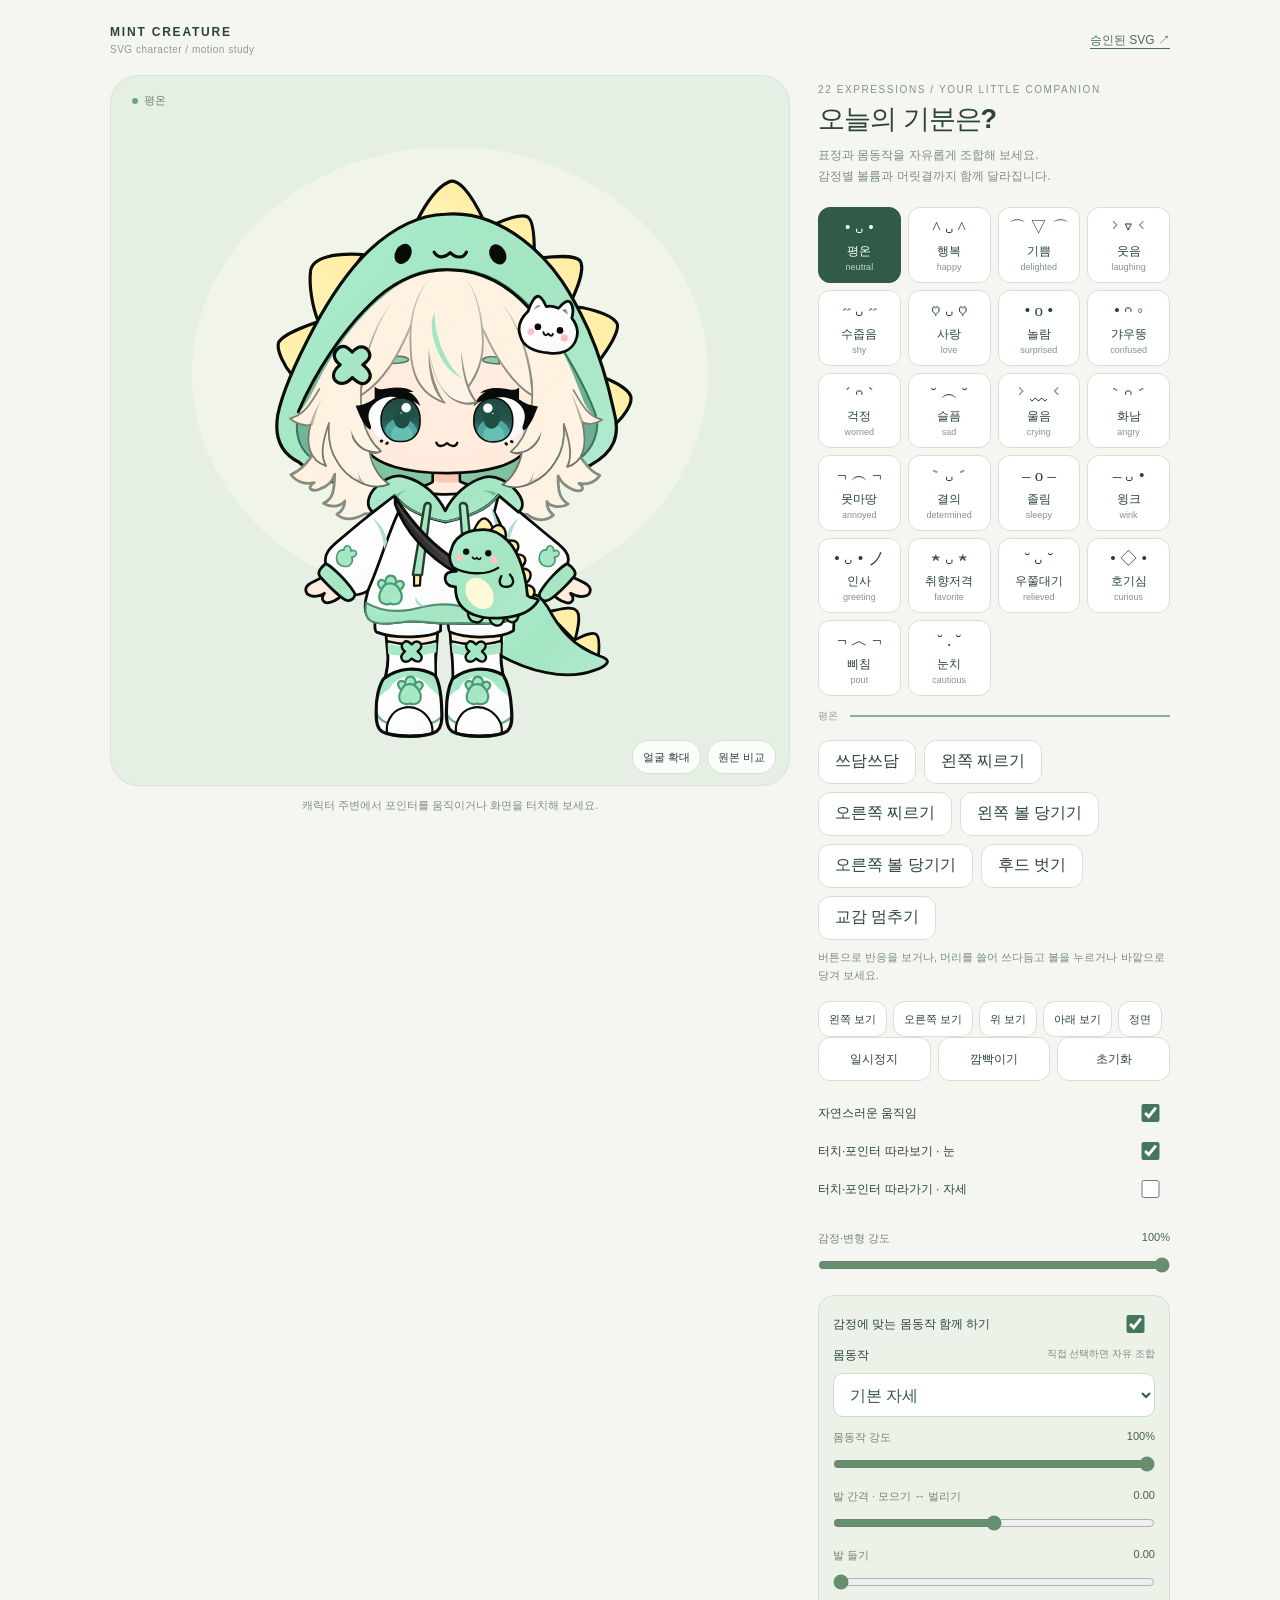
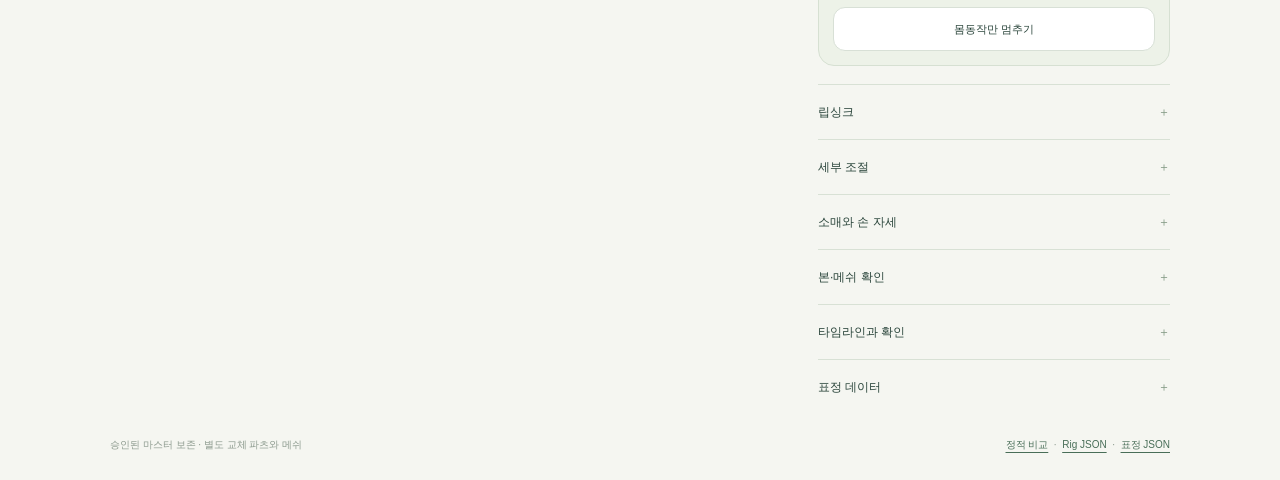
<file: index.html>
<!doctype html>
<html lang="ko">
<head>
  <meta charset="utf-8" />
  <meta name="viewport" content="width=device-width, initial-scale=1" />
  <title>Talk with AI Demo</title>
  <meta http-equiv="refresh" content="0; url=./preview.html" />
  <script>
    window.location.replace('./preview.html');
  </script>
</head>
<body>
  <p><a href="./preview.html">프리뷰 열기</a></p>
</body>
</html>
</file>
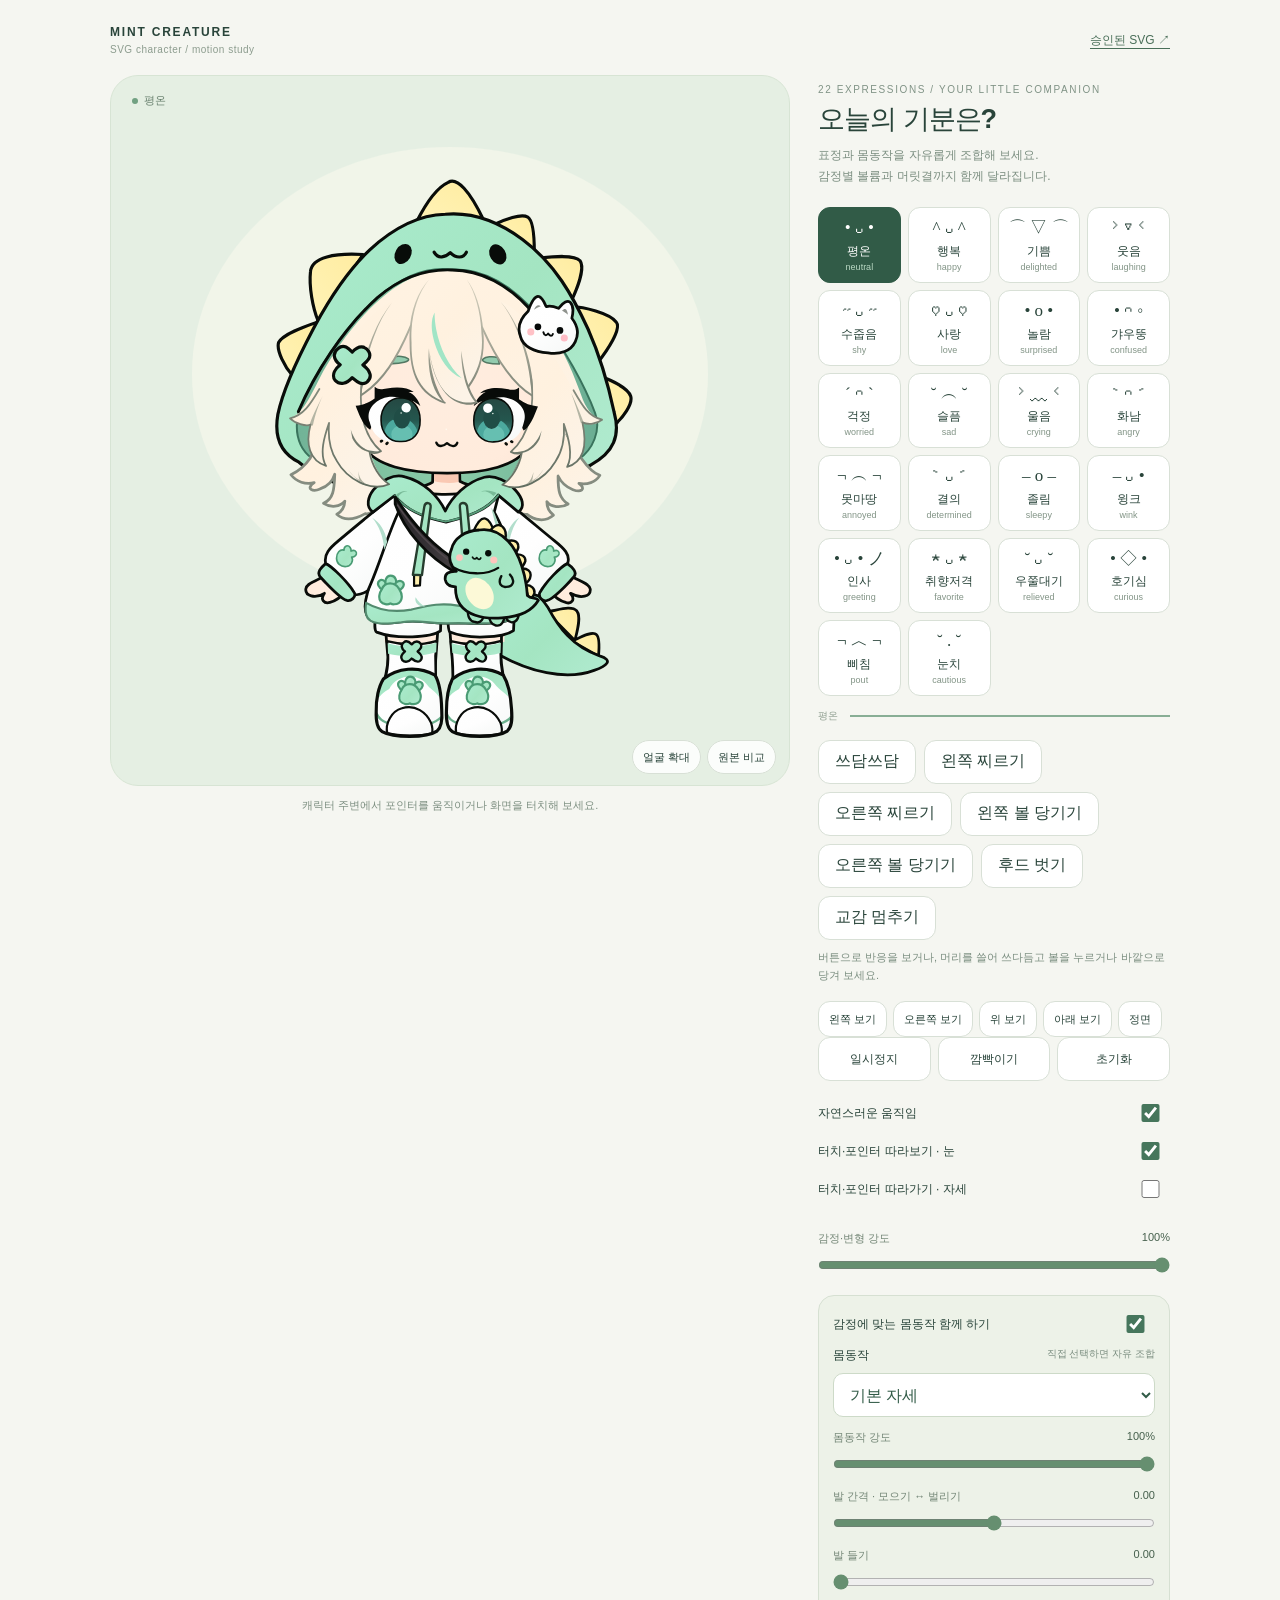
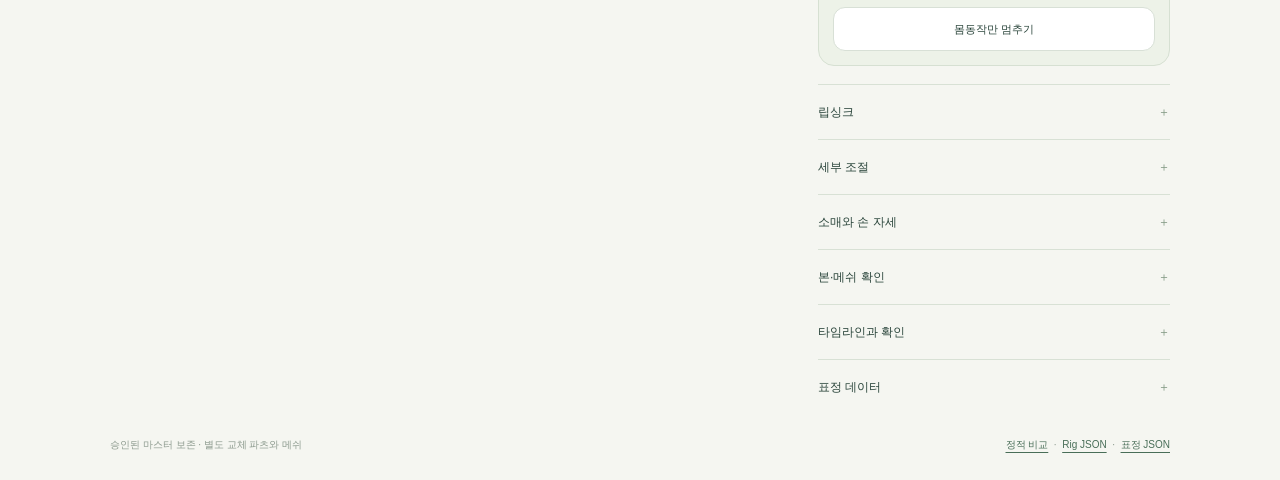
<file: preview.html>
<!doctype html>
<html lang="ko"><head><meta charset="utf-8"><meta name="viewport" content="width=device-width,initial-scale=1,viewport-fit=cover"><meta name="theme-color" content="#f5f6f1"><title>Mint · 표정과 움직임</title><style>:root{font-family:"Segoe UI","Malgun Gothic",sans-serif;color:#29443a;background:#f5f6f1;font-synthesis:none;color-scheme:light}*{box-sizing:border-box}body{margin:0}button,input,select{font:inherit}button{cursor:pointer;color:inherit}button:focus-visible,input:focus-visible,summary:focus-visible,a:focus-visible{outline:3px solid #88b8a0;outline-offset:3px}button{border:1px solid #d8e0d6;background:#fff;border-radius:12px;min-height:44px;padding:9px 16px;transition:background .15s,border-color .15s}button:hover{border-color:#73967d}button[aria-pressed=true],button.selected{background:#315b47;border-color:#315b47;color:white}a{color:#496e58;text-underline-offset:4px}header{max-width:1120px;margin:auto;padding:25px 30px 20px;display:flex;align-items:center;justify-content:space-between}.brand{font-size:12px;font-weight:650;letter-spacing:1.8px}.brand small{display:block;font-size:10px;letter-spacing:.5px;color:#8c9c8e;font-weight:400;margin-top:5px}.top-link{font-size:12px}.workspace{max-width:1120px;margin:auto;padding:0 30px 24px;display:grid;grid-template-columns:minmax(0,1fr) 352px;gap:28px}.stage-wrap{position:sticky;top:18px;align-self:start}.stage{position:relative;border-radius:28px;background:#e5efe3;height:min(79vh,810px);min-height:450px;overflow:hidden;touch-action:pan-y;border:1px solid #d7e4d4}.stage:before{content:"";position:absolute;width:76%;height:64%;left:12%;top:10%;background:#f1f5e9;border-radius:50%}.character-host{position:absolute;inset:25px 8px 29px}.character-host>svg{width:100%;height:100%;display:block;overflow:visible}.master-compare{position:absolute;inset:25px 8px 29px;width:calc(100% - 16px);height:calc(100% - 54px);object-fit:contain;pointer-events:none;opacity:.5}.stage-top{position:absolute;left:21px;top:17px;z-index:3;display:flex;gap:6px;align-items:center;font-size:11px;color:#69816f}.live-dot{width:6px;height:6px;border-radius:50%;background:#71a182}.stage-actions{position:absolute;right:13px;bottom:11px;display:flex;gap:6px;z-index:4}.stage-actions button{min-height:34px;font-size:11px;padding:6px 10px;background:#ffffffda;border-radius:20px}.stage-actions button[aria-pressed=true]{background:#315b47}.stage-caption{font-size:11px;color:#7d8f81;text-align:center;margin:12px 0 0}.controls{padding-top:9px}.kicker{font-size:10px;letter-spacing:1.6px;color:#809386;text-transform:uppercase}h1{font-size:27px;line-height:1.35;font-weight:600;letter-spacing:-1px;margin:6px 0 8px}.intro{font-size:12px;color:#7b8e80;margin:0 0 20px;line-height:1.75}.presets{display:grid;grid-template-columns:repeat(3,1fr);gap:8px}.preset{padding:13px 5px;min-height:69px;font-size:13px}.preset .face-mark{font-family:Georgia,serif;font-size:18px;display:block;line-height:1.15;margin-bottom:7px;font-weight:500}.preset small{font-size:9px;display:block;color:#829486;margin-top:2px}.preset.selected small{color:#b9d8c3}.transition-line{display:flex;gap:12px;align-items:center;color:#91a092;font-size:10px;margin:13px 0 17px}.progress-track{height:2px;background:#d9e2d5;flex:1;overflow:hidden}.progress-bar{height:100%;background:#88ae95;width:100%}.player{display:grid;grid-template-columns:1fr 1fr 1fr;gap:7px}.player button{font-size:12px;padding:8px 5px}.options{padding:18px 0 15px;display:grid;gap:10px}.toggle{display:flex;justify-content:space-between;align-items:center;font-size:12px;min-height:28px;cursor:pointer}.toggle input{width:33px;height:18px;accent-color:#46765c}.range-row{display:grid;gap:7px;margin:13px 0}.range-label{display:flex;justify-content:space-between;font-size:11px;color:#728575}.range-label output{font-variant-numeric:tabular-nums;color:#46604d}input[type=range]{width:100%;accent-color:#668f70;height:24px;margin:0}details{border-top:1px solid #d8e1d5;padding:13px 0}summary{cursor:pointer;font-size:12px;list-style:none;display:flex;justify-content:space-between;min-height:28px;align-items:center}summary:after{content:"＋";color:#819883}details[open]>summary:after{content:"−"}.params{display:grid;grid-template-columns:1fr 1fr;gap:0 16px}.params .range-row{margin:8px 0}.subtext{font-size:11px;color:#7b8e80;line-height:1.7}.utility-row{display:flex;flex-wrap:wrap;gap:6px;margin-top:12px}.utility-row button{font-size:11px;padding:6px 10px;min-height:36px}.debug{font-family:Consolas,monospace;font-size:10px;line-height:1.6;white-space:pre-wrap;color:#73917b;margin:10px 0}footer{max-width:1120px;margin:auto;padding:0 30px 28px;color:#8b998d;display:flex;justify-content:space-between;gap:20px;font-size:10px}.reduced-note{background:#e9efdf;padding:10px;border-radius:10px;font-size:11px;color:#738061;margin:10px 0}.error{color:#a83838;font-size:12px;min-height:18px}.hidden,[hidden]{display:none!important}@media(max-width:760px){header{padding:18px 18px 14px}.workspace{display:flex;flex-direction:column;padding:0 16px 14px;gap:18px}.stage-wrap{position:relative;top:0}.stage{height:46svh;min-height:320px;max-height:510px;border-radius:24px}.character-host{inset:16px 0 18px}.master-compare{inset:16px 0 18px;width:100%;height:calc(100% - 34px)}.stage-top{left:16px;top:13px}.stage-caption{display:none}.controls{padding:0 2px}.kicker{font-size:9px}h1{font-size:23px;margin:2px 0 4px}.intro{font-size:11px;margin:0 0 12px}.preset{min-height:62px;padding:10px 5px}.preset .face-mark{font-size:17px;margin-bottom:4px}.preset small{display:none}.presets{gap:7px}.transition-line{margin:10px 0 12px}.options{padding:14px 0 10px}.player button{min-height:44px}.top-link{font-size:11px}.params{gap:0 22px}footer{padding:0 18px 24px;font-size:9px;display:block;line-height:1.9}.brand{font-size:11px}.stage-actions{bottom:9px;right:10px}}@media(prefers-reduced-motion:reduce){button{transition:none}}
:where(.stage-wrap){width:100%}
.presets{grid-template-columns:repeat(4,minmax(0,1fr));gap:7px}.preset{min-height:74px;padding:10px 3px;font-size:12px}.preset .face-mark{font-size:17px;margin-bottom:5px}.body-controls{border:1px solid #d6e0d2;border-radius:16px;background:#edf2e8;padding:14px;margin:18px 0}.body-controls>label{display:flex;justify-content:space-between;font-size:12px;margin-bottom:9px}.body-controls small{color:#7b8e80;font-size:10px}.body-controls select{width:100%;min-height:44px;border:1px solid #cddac8;border-radius:10px;background:white;color:#315b47;padding:8px 12px}.body-controls button{width:100%;font-size:11px}.stage-wrap{z-index:5}.controls{min-width:0}select:focus-visible{outline:3px solid #88b8a0;outline-offset:3px}
@media(max-width:760px){.stage-wrap{position:sticky;top:8px}.stage{height:36svh;min-height:252px;max-height:340px;box-shadow:0 5px 18px #29443a0d}.preset{min-height:61px}.stage-actions button{min-height:44px}.utility-row button{min-height:44px}input[type=range]{height:36px}.toggle,summary{min-height:44px}.intro{margin-bottom:14px}}
@media(max-height:500px) and (orientation:landscape){.workspace{display:grid;grid-template-columns:minmax(0,1fr) minmax(330px,1fr);gap:18px}.stage-wrap{position:sticky;top:8px}.stage{height:87svh;min-height:255px}.intro{font-size:11px}.preset{min-height:60px}.stage-actions button{min-height:44px}}

#part-selects{display:grid;grid-template-columns:1fr 1fr;gap:12px;margin:14px 0}#part-selects label{display:grid;gap:6px;font-size:13px}#part-selects select{width:100%;min-height:44px;max-width:100%;padding:8px;border:1px solid #cbd5cb;border-radius:10px;background:#fff;color:#26372f}

#lip-audio{width:100%;margin:12px 0}#lip-file{display:block;width:100%;font-size:12px;margin:10px 0}#lip-level{width:100%;height:12px}.lip-file{display:block;font-size:12px;margin-top:15px}

.interaction-controls{display:flex;flex-wrap:wrap;gap:8px;margin:16px 0}.interaction-controls p{flex-basis:100%;margin:0}.interaction-controls button{min-height:44px}.character-host{touch-action:none}
#stage{user-select:none;-webkit-user-select:none;touch-action:none}#stage.interacting{cursor:none}
</style></head>
<body><header><div class="brand">MINT CREATURE<small>SVG character / motion study</small></div><a class="top-link" href="character.master.svg" download>승인된 SVG ↗</a></header>
<main class="workspace"><section class="stage-wrap" aria-label="캐릭터 미리보기"><div class="stage" id="stage"><div class="stage-top"><span class="live-dot"></span><span id="stage-state">평온</span></div><div class="character-host" id="character-host"></div><img class="master-compare" id="master-compare" src="character.master.svg" alt="승인된 원본 SVG 비교" hidden><div class="stage-actions"><button id="zoom-face" aria-pressed="false">얼굴 확대</button><button id="compare-neutral" aria-pressed="false">원본 비교</button></div></div><p class="stage-caption">캐릭터 주변에서 포인터를 움직이거나 화면을 터치해 보세요.</p></section>
<section class="controls"><div class="kicker">22 expressions / your little companion</div><h1>오늘의 기분은?</h1><p class="intro">표정과 몸동작을 자유롭게 조합해 보세요.<br>감정별 볼륨과 머릿결까지 함께 달라집니다.</p><div class="presets" id="presets" aria-label="표정 선택"></div><div class="transition-line"><span id="transition-label">평온</span><div class="progress-track"><div class="progress-bar" id="transition-progress"></div></div></div>
<section class="interaction-controls" aria-label="교감"><button id="pet">쓰담쓰담</button><button id="poke">왼쪽 찌르기</button><button id="poke-right">오른쪽 찌르기</button><button id="pull-left">왼쪽 볼 당기기</button><button id="pull-right">오른쪽 볼 당기기</button><button id="hood-off">후드 벗기</button><button id="interaction-stop">교감 멈추기</button><p class="subtext">버튼으로 반응을 보거나, 머리를 쓸어 쓰다듬고 볼을 누르거나 바깥으로 당겨 보세요.</p></section><div class="utility-row" aria-label="고개 방향"><button data-look="-1,0">왼쪽 보기</button><button data-look="1,0">오른쪽 보기</button><button data-look="0,-1">위 보기</button><button data-look="0,1">아래 보기</button><button data-look="0,0">정면</button></div><div class="player"><button id="play-pause" aria-pressed="false">일시정지</button><button id="blink">깜빡이기</button><button id="reset">초기화</button></div>
<div class="options"><label class="toggle">자연스러운 움직임<input id="idle" type="checkbox" checked></label><label class="toggle">터치·포인터 따라보기 · 눈<input id="tracking" type="checkbox" checked></label><label class="toggle">터치·포인터 따라가기 · 자세<input id="pose-tracking" type="checkbox"></label></div><p class="reduced-note" id="reduced-note" hidden>시스템의 ‘동작 줄이기’ 설정에 따라 자동 움직임을 줄였습니다.</p>
<div class="range-row"><label class="range-label" for="intensity">감정·변형 강도<output id="intensity-value">100%</output></label><input id="intensity" type="range" min="0" max="1" step=".01" value="1"></div>
<section class="body-controls" aria-label="독립 몸동작"><label class="toggle">감정에 맞는 몸동작 함께 하기<input id="link-motion" type="checkbox" checked></label><label for="body-action">몸동작 <small>직접 선택하면 자유 조합</small></label><select id="body-action"></select><div class="range-row"><label class="range-label" for="body-intensity">몸동작 강도<output id="body-intensity-value">100%</output></label><input id="body-intensity" type="range" min="0" max="1" step=".01" value="1"></div><div class="range-row"><label class="range-label" for="leg-stance">발 간격 · 모으기 ↔ 벌리기<output id="leg-stance-value">0.00</output></label><input id="leg-stance" type="range" min="-1" max="1" step=".01" value="0"></div><div class="range-row"><label class="range-label" for="leg-step">발 들기<output id="leg-step-value">0.00</output></label><input id="leg-step" type="range" min="0" max="5" step=".1" value="0"></div><button id="stop-action">몸동작만 멈추기</button></section>
<details id="lip-controls"><summary>립싱크</summary><p class="subtext">모든 감정에서 음량에 따라 입이 움직입니다. 파일과 마이크 소리는 기기 안에서 처리합니다.</p><div class="utility-row"><button id="lip-demo" aria-pressed="false">립싱크 데모</button><button id="lip-mic" aria-pressed="false">마이크</button><button id="lip-stop">립싱크 끄기</button></div><label class="lip-file" for="lip-file">오디오 파일 선택</label><input id="lip-file" type="file" accept="audio/*"><audio id="lip-audio" controls hidden></audio><label class="range-label" for="lip-gain">입 움직임 감도</label><input id="lip-gain" type="range" min=".5" max="8" step=".1" value="3"><meter id="lip-level" min="0" max="1" value="0" aria-label="발화 음량"></meter><p class="subtext" id="lip-status" role="status">립싱크 꺼짐</p></details><details><summary>세부 조절</summary><div class="range-row"><label class="range-label" for="duration">전환 시간<output id="duration-value">0.58초</output></label><input id="duration" type="range" min=".1" max="1.5" step=".01" value=".58"></div><div class="params" id="params"></div><div class="utility-row"><button id="clear-manual">표정 기본값으로</button></div></details>
<details id="part-controls"><summary>소매와 손 자세</summary><label class="toggle">큰 동작에 교체 파츠 사용<input id="parts-enabled" type="checkbox" checked></label><p class="subtext">자동은 몸동작에 맞춰 바뀝니다. 각 팔을 따로 고를 수도 있어요. 다리는 원래 신발 크기를 유지하며 디딤 자세가 달라집니다.</p><div id="part-selects"></div><a href="parts/limb-variants.svg" download>편집 가능한 파츠 SVG 저장</a></details><details id="rig-view"><summary>본·메쉬 확인</summary><label class="toggle">본 표시<input id="show-bones" type="checkbox"></label><label class="toggle">변형 메쉬 표시<input id="show-mesh" type="checkbox"></label><p class="subtext">분홍색은 본, 청록색은 실제 변형에 사용되는 삼각형 메쉬입니다. 동작과 강도를 바꾸며 연결부를 확인할 수 있습니다.</p><pre class="debug" id="mesh-status"></pre><button id="export-mesh">메쉬 데이터 저장</button></details>
<details id="timeline-details"><summary>타임라인과 확인</summary><div class="range-row"><label class="range-label" for="timeline">현재 시점<output id="timeline-value">0.00초</output></label><input id="timeline" type="range" min="0" max="12" step=".01" value="0"></div><p class="subtext">시점을 옮기면 일시정지하고 머리카락은 해당 자세에 안정시킵니다. 표정 버튼은 재생 중 언제든 바꿀 수 있습니다.</p><div class="utility-row"><button id="stress">빠른 전환 확인</button><button id="export-frame">현재 SVG 저장</button></div><pre class="debug" id="debug"></pre><a class="top-link" href="qa/QA_REPORT.md">동작 검증 보고서 ↗</a></details>
<details><summary>표정 데이터</summary><p class="subtext">조정 가능한 표정 프리셋을 JSON으로 저장하거나 불러옵니다.</p><div class="utility-row"><button id="export-presets">JSON 저장</button><button id="import-presets">JSON 불러오기</button></div><input type="file" id="preset-file" accept="application/json,.json" hidden><div class="error" id="message" role="status"></div></details>
</section></main><footer><span>승인된 마스터 보존 · 별도 교체 파츠와 메쉬</span><span><a href="static-preview.html">정적 비교</a> &nbsp;·&nbsp; <a href="rig.json">Rig JSON</a> &nbsp;·&nbsp; <a href="expressions.json">표정 JSON</a></span></footer>
<template id="character-template"><svg xmlns="http://www.w3.org/2000/svg" xmlns:inkscape="http://www.inkscape.org/namespaces/inkscape" width="1086" height="1448" viewBox="0 0 1086 1448" version="1.1" role="img" aria-labelledby="art-title art-desc">
  <title id="art-title">민트 공룡 후드 캐릭터 — semantic vector master</title>
  <desc id="art-desc">PNG reference reconstructed with editable cubic Bézier paths. Static, transparent, pure vector. Left and right refer to the viewer. No rig, animation, bitmap or external resource.</desc>
  <defs>
    <linearGradient id="mint" x1="0%" y1="10%" x2="100%" y2="85%">
      <stop offset="0%" stop-color="#a9ebcd" />
      <stop offset="54%" stop-color="#a4e5c2" />
      <stop offset="100%" stop-color="#afeace" />
    </linearGradient>
    <linearGradient id="mint-shade" x1="0%" y1="100%" x2="100%" y2="0%">
      <stop offset="0%" stop-color="#96d7b6" />
      <stop offset="100%" stop-color="#b0eacc" />
    </linearGradient>
    <linearGradient id="hood-lining">
      <stop offset="0%" stop-color="#71b397" />
      <stop offset="50%" stop-color="#8bcda9" />
      <stop offset="100%" stop-color="#6bad93" />
    </linearGradient>
    <linearGradient id="hair-cream" x1="0%" y1="0%" x2="65%" y2="100%">
      <stop offset="0%" stop-color="#fff3e3" />
      <stop offset="55%" stop-color="#fff1df" />
      <stop offset="100%" stop-color="#fcf3e7" />
    </linearGradient>
    <linearGradient id="hair-line" x1="0" y1="264" x2="0" y2="790" gradientUnits="userSpaceOnUse">
      <stop offset="0%" stop-color="#d9d3c1" />
      <stop offset="48%" stop-color="#898e80" />
      <stop offset="100%" stop-color="#626e61" />
    </linearGradient>
    <radialGradient id="skin" cx="47%" cy="50%" r="70%">
      <stop offset="0%" stop-color="#ffeddf" />
      <stop offset="73%" stop-color="#ffebdc" />
      <stop offset="100%" stop-color="#fbe6d7" />
    </radialGradient>
    <linearGradient id="white-cloth" x1="20%" y1="0%" x2="85%" y2="100%">
      <stop offset="0%" stop-color="#ffffff" />
      <stop offset="50%" stop-color="#fefefe" />
      <stop offset="100%" stop-color="#f6f8f7" />
    </linearGradient>
    <linearGradient id="spike-yellow" x1="0%" y1="100%" x2="100%" y2="0%">
      <stop offset="0%" stop-color="#fff3b7" />
      <stop offset="100%" stop-color="#ffeca0" />
    </linearGradient>
    <linearGradient id="iris-teal" x1="0%" y1="0%" x2="0%" y2="100%">
      <stop offset="0%" stop-color="#254842" />
      <stop offset="50%" stop-color="#24564e" />
      <stop offset="100%" stop-color="#479b8e" />
    </linearGradient>
    <linearGradient id="strap-gray">
      <stop offset="0%" stop-color="#292629" />
      <stop offset="55%" stop-color="#363236" />
      <stop offset="100%" stop-color="#4a4446" />
    </linearGradient>
    <clipPath id="eye-left-clip" clipPathUnits="userSpaceOnUse">
      <path id="eye-left-clip-path" d="M416 564 C447 564 466 589 466 620 C467 654 449 675 419 675 C388 678 367 653 367 621 C366 590 386 565 416 564 Z" fill="none" />
    </clipPath>
    <clipPath id="eye-right-clip" clipPathUnits="userSpaceOnUse">
      <path id="eye-right-clip-path" d="M651 564 C682 564 701 590 701 621 C701 654 683 675 653 675 C623 677 601 653 602 621 C602 590 621 565 651 564 Z" fill="none" />
    </clipPath>
  </defs>
  <g id="character" stroke="#090c09" stroke-width="7" stroke-linecap="round" stroke-linejoin="round" inkscape:label="Character · 정적 마스터">
    <g id="tail-back" inkscape:label="꼬리">
      <g id="tail-spikes" inkscape:label="꼬리 가시">
        <path id="tail-spike-upper" d="M787 1101 C812 1098 849 1081 864 1097 C876 1111 866 1149 861 1172 Z" fill="url(#spike-yellow)" />
        <path id="tail-spike-lower" d="M854 1174 C875 1163 905 1145 915 1155 C925 1163 923 1195 922 1210 Z" fill="url(#spike-yellow)" />
      </g>
      <path id="tail-base" d="M669 1026 C721 1024 763 1050 791 1091 C818 1138 854 1187 925 1209 C961 1219 944 1234 912 1246 C839 1276 745 1252 671 1214 C650 1166 649 1085 669 1026 Z" fill="url(#mint)" />
    </g>
    <g id="head" inkscape:label="머리">
      <g id="hood-back" inkscape:label="공룡 후드 · 후면">
        <g id="hood-spikes" inkscape:label="후드 가시">
          <path id="hood-spike-top" d="M456 117 C476 77 505 32 535 18 C557 4 590 40 625 113 Z" fill="url(#spike-yellow)" stroke-width="8" />
          <path id="hood-spike-upper-right" d="M651 125 C679 111 720 96 737 105 C751 114 754 156 754 195 Z" fill="url(#spike-yellow)" stroke-width="8" />
          <path id="hood-spike-right-1" d="M767 209 C802 205 856 199 870 215 C883 233 864 284 848 318 Z" fill="url(#spike-yellow)" stroke-width="8" />
          <path id="hood-spike-right-2" d="M847 332 C877 331 947 348 963 371 C976 388 940 442 916 473 Z" fill="url(#spike-yellow)" stroke-width="8" />
          <path id="hood-spike-right-3" d="M919 506 C953 519 993 536 1000 558 C1006 578 980 613 959 631 Z" fill="url(#spike-yellow)" stroke-width="8" />
          <path id="hood-ear-left" d="M207 371 C193 337 183 284 187 246 C190 209 250 198 320 202 Z" fill="url(#spike-yellow)" stroke-width="8" />
          <path id="hood-spike-left" d="M207 373 C173 385 118 404 107 426 C101 446 123 488 143 510 Z" fill="url(#spike-yellow)" stroke-width="8" />
        </g>
        <path id="hood-shell" d="M160 729 C113 706 96 667 106 608 C118 548 161 455 199 383 C245 297 289 236 337 190 C396 135 462 101 528 99 C603 92 667 120 724 162 C807 223 852 305 891 388 C919 450 941 520 958 598 C975 658 958 701 899 733 C863 757 807 778 753 785 L278 787 C221 775 188 752 160 729 Z" fill="url(#mint)" stroke-width="8" />
        <path id="hood-inner-lining" d="M158 601 C201 500 271 386 357 311 C419 257 484 232 544 239 C627 234 702 281 767 358 C832 435 886 538 910 601 C926 644 905 694 868 719 C790 769 669 794 533 797 C393 795 272 776 194 720 C158 694 148 651 158 601 Z" fill="url(#hood-lining)" stroke="#39735c" stroke-width="5" />
        <g id="hood-face-mark" stroke="none" inkscape:label="후드 공룡 얼굴">
          <ellipse id="hood-eye-left" cx="421.5" cy="200" rx="20" ry="27" fill="#080c09" transform="rotate(30 421.5 200)" />
          <ellipse id="hood-eye-right" cx="661.5" cy="200" rx="20" ry="27" fill="#080c09" transform="rotate(-31 661.5 200)" />
          <path id="hood-smile" d="M500 195 C511 214 528 208 541 196 C556 211 574 211 582 195" fill="none" stroke="#070c08" stroke-width="8" />
        </g>
      </g>
      <g id="back-hair" inkscape:label="뒷머리 · 민트색 끝단">
        <path id="back-hair-left" d="M216 594 C220 647 209 685 188 720 C176 738 158 753 140 762 C154 780 177 788 199 782 C176 798 196 806 214 798 C233 792 246 777 251 760 C250 800 248 824 223 835 C242 847 265 844 277 829 C276 846 268 857 257 863 C279 884 305 875 329 861 C346 866 370 837 380 801 C358 748 309 676 286 612 Z" fill="url(#mint)" stroke-width="7" />
        <path id="back-hair-right" d="M803 596 C829 632 846 676 876 717 C891 738 905 754 923 760 C912 778 891 785 870 781 C890 796 875 805 855 797 C839 791 825 779 817 762 C817 800 821 821 843 834 C824 846 799 842 789 828 C789 843 797 856 806 863 C784 882 758 876 739 861 C718 864 698 839 687 801 C710 736 757 654 803 596 Z" fill="url(#mint)" stroke-width="7" />
      </g>
    </g>
    <g id="body" inkscape:label="몸과 의복">
      <g id="legs" inkscape:label="다리">
        <g id="leg-left" inkscape:label="다리 · left">
          <path id="leg-left-skin" d="M379 1140 C421 1144 471 1142 513 1139 L508 1208 C506 1231 505 1251 507 1276 L374 1287 C384 1255 389 1229 384 1201 Z" fill="url(#skin)" stroke-width="7" />
          <path id="sock-left-base" d="M383 1179 C425 1190 469 1190 510 1178 L506 1216 L507 1276 L376 1287 C385 1252 390 1227 383 1179 Z" fill="url(#white-cloth)" stroke-width="6" />
          <path id="sock-left-band" d="M385 1184 C424 1195 471 1195 509 1183 L508 1207 C465 1220 423 1220 386 1211 Z" fill="url(#mint)" stroke="none" />
        </g>
        <g id="leg-right" inkscape:label="다리 · right">
          <path id="leg-right-skin" d="M542 1139 C581 1142 632 1143 674 1136 L673 1202 C670 1227 674 1250 682 1285 L550 1280 C553 1243 546 1211 542 1139 Z" fill="url(#skin)" stroke-width="7" />
          <path id="sock-right-base" d="M545 1179 C586 1190 632 1190 673 1178 C669 1216 672 1254 682 1285 L550 1280 C553 1245 548 1212 545 1179 Z" fill="url(#white-cloth)" stroke-width="6" />
          <path id="sock-right-band" d="M547 1184 C586 1195 631 1195 672 1183 L671 1209 C630 1220 586 1219 549 1209 Z" fill="url(#mint)" stroke="none" />
        </g>
        <g id="sock-left-cross" transform="translate(446 1205) scale(1)" inkscape:label="sock-left-cross">
          <path id="sock-left-cross-shape" d="M0 -18 C9 -28 18 -27 23 -19 C28 -11 21 -5 15 0 C27 9 28 18 21 24 C13 30 6 23 0 18 C-8 27 -17 29 -24 22 C-30 14 -23 5 -17 0 C-27 -7 -28 -17 -20 -23 C-12 -30 -5 -23 0 -18 Z" fill="url(#mint)" stroke="#080d09" stroke-width="6" />
        </g>
        <g id="sock-right-cross" transform="translate(609 1205) scale(1)" inkscape:label="sock-right-cross">
          <path id="sock-right-cross-shape" d="M0 -18 C9 -28 18 -27 23 -19 C28 -11 21 -5 15 0 C27 9 28 18 21 24 C13 30 6 23 0 18 C-8 27 -17 29 -24 22 C-30 14 -23 5 -17 0 C-27 -7 -28 -17 -20 -23 C-12 -30 -5 -23 0 -18 Z" fill="url(#mint)" stroke="#080d09" stroke-width="6" />
        </g>
      </g>
      <g id="feet" inkscape:label="신발">
        <g id="foot-left" inkscape:label="신발 · left">
          <path id="foot-left-shell" d="M374 1275 C410 1246 462 1241 505 1265 C516 1283 521 1315 522 1353 C524 1379 522 1397 510 1407 C483 1425 399 1424 371 1408 C357 1400 355 1380 356 1357 C355 1327 362 1294 374 1275 Z" fill="url(#white-cloth)" stroke-width="8" stroke="none" />
          <path id="foot-left-mint-top" d="M374 1275 C410 1246 462 1241 505 1265 C511 1284 513 1302 516 1321 C506 1306 495 1302 487 1292 C461 1255 406 1265 389 1300 C377 1306 366 1316 361 1325 C364 1307 366 1294 373 1278 Z" fill="url(#mint)" stroke="none" />
          <path id="foot-left-sole-trim" d="M358 1364 C367 1385 400 1394 438 1395 C476 1395 505 1388 521 1371" fill="none" stroke="#6db18e" stroke-width="6" />
          <g id="foot-left-paw" transform="translate(442 1310) scale(0.98)" stroke="#4a9b74" stroke-width="5.5" inkscape:label="foot-left-paw">
            <path id="foot-left-paw-toe-left" d="M-18 -5 C-30 -11 -35 -23 -28 -29 C-19 -36 -7 -23 -8 -13 Z" fill="url(#mint)" />
            <path id="foot-left-paw-toe-top" d="M-10 -12 C-17 -30 -10 -42 0 -42 C12 -42 18 -29 10 -12 Z" fill="url(#mint)" />
            <path id="foot-left-paw-toe-right" d="M9 -13 C10 -27 23 -33 30 -26 C38 -17 25 -6 18 -4 Z" fill="url(#mint)" />
            <path id="foot-left-paw-pad" d="M-22 -8 C-14 -28 11 -27 21 -9 C34 11 26 29 9 29 C4 30 1 28 -1 27 C-8 31 -19 29 -25 22 C-31 14 -28 0 -22 -8 Z" fill="url(#mint)" />
          </g>
          <path id="foot-left-toe" d="M384 1412 C378 1388 395 1356 421 1349 C455 1338 484 1360 495 1386 C498 1395 500 1405 497 1413 C463 1421 416 1420 384 1412 Z" fill="url(#white-cloth)" stroke-width="5.5" />
          <path id="foot-left-outer-outline" d="M374 1275 C410 1246 462 1241 505 1265 C516 1283 521 1315 522 1353 C524 1379 522 1397 510 1407 C483 1425 399 1424 371 1408 C357 1400 355 1380 356 1357 C355 1327 362 1294 374 1275 Z" fill="none" stroke="#090c09" stroke-width="8" />
        </g>
        <g id="foot-right" inkscape:label="신발 · right">
          <path id="foot-right-shell" d="M549 1275 C585 1246 636 1241 678 1265 C691 1286 697 1317 699 1352 C701 1378 700 1396 688 1407 C661 1425 577 1424 549 1408 C535 1400 533 1381 534 1357 C534 1325 539 1295 549 1275 Z" fill="url(#white-cloth)" stroke-width="8" stroke="none" />
          <path id="foot-right-mint-top" d="M549 1275 C585 1246 636 1241 678 1265 C685 1284 688 1305 691 1320 C680 1308 670 1303 660 1292 C634 1255 581 1265 566 1300 C552 1308 543 1315 538 1324 C540 1308 543 1293 548 1278 Z" fill="url(#mint)" stroke="none" />
          <path id="foot-right-sole-trim" d="M535 1364 C543 1385 577 1394 615 1395 C651 1395 685 1388 699 1370" fill="none" stroke="#6db18e" stroke-width="6" />
          <g id="foot-right-paw" transform="translate(613 1310) scale(0.98)" stroke="#4a9b74" stroke-width="5.5" inkscape:label="foot-right-paw">
            <path id="foot-right-paw-toe-left" d="M-18 -5 C-30 -11 -35 -23 -28 -29 C-19 -36 -7 -23 -8 -13 Z" fill="url(#mint)" />
            <path id="foot-right-paw-toe-top" d="M-10 -12 C-17 -30 -10 -42 0 -42 C12 -42 18 -29 10 -12 Z" fill="url(#mint)" />
            <path id="foot-right-paw-toe-right" d="M9 -13 C10 -27 23 -33 30 -26 C38 -17 25 -6 18 -4 Z" fill="url(#mint)" />
            <path id="foot-right-paw-pad" d="M-22 -8 C-14 -28 11 -27 21 -9 C34 11 26 29 9 29 C4 30 1 28 -1 27 C-8 31 -19 29 -25 22 C-31 14 -28 0 -22 -8 Z" fill="url(#mint)" />
          </g>
          <path id="foot-right-toe" d="M559 1412 C553 1388 570 1356 596 1349 C630 1338 659 1360 671 1386 C674 1395 676 1405 673 1413 C638 1421 591 1420 559 1412 Z" fill="url(#white-cloth)" stroke-width="5.5" />
          <path id="foot-right-outer-outline" d="M549 1275 C585 1246 636 1241 678 1265 C691 1286 697 1317 699 1352 C701 1378 700 1396 688 1407 C661 1425 577 1424 549 1408 C535 1400 533 1381 534 1357 C534 1325 539 1295 549 1275 Z" fill="none" stroke="#090c09" stroke-width="8" />
        </g>
      </g>
      <g id="shorts" inkscape:label="반바지">
        <path id="shorts-left" d="M354 1111 L520 1113 L519 1153 C495 1170 407 1175 357 1156 C350 1152 353 1131 354 1111 Z" fill="url(#white-cloth)" stroke-width="7" />
        <path id="shorts-right" d="M536 1113 L706 1110 L704 1152 C677 1171 588 1175 543 1156 C538 1154 539 1136 536 1113 Z" fill="url(#white-cloth)" stroke-width="7" />
      </g>
      <g id="neck" inkscape:label="목">
        <path id="neck-skin" d="M500 737 L567 737 L568 775 C584 785 603 785 615 797 C573 832 493 830 454 800 C466 787 487 786 499 777 Z" fill="url(#skin)" stroke-width="7" />
        <path id="neck-shadow" d="M503 745 L564 745 L564 777 C545 781 522 779 503 775 Z" fill="#fac9b3" stroke="none" />
      </g>
      <g id="torso" inkscape:label="상의 몸판">
        <path id="torso-base" d="M402 809 C452 797 482 808 531 808 C577 808 617 797 665 810 C691 853 709 914 711 976 C711 1027 721 1080 707 1120 C660 1141 596 1132 536 1133 C481 1133 461 1123 419 1130 C388 1134 355 1137 339 1122 C323 1106 327 1081 334 1058 C352 995 359 894 402 809 Z" fill="url(#white-cloth)" stroke-width="7" />
        <path id="torso-hem" d="M331 1082 C365 1102 400 1107 445 1099 C489 1089 518 1081 563 1089 C614 1099 659 1099 712 1083 L708 1121 C656 1141 594 1131 536 1134 C479 1133 462 1124 420 1131 C379 1136 337 1139 331 1112 C328 1100 329 1092 331 1082 Z" fill="url(#mint)" stroke="#538b6f" stroke-width="5.5" />
        <path id="torso-fold-left" d="M456 1068 C462 1077 469 1087 480 1091 C465 1093 452 1082 456 1068 Z" fill="#b0e0cc" stroke="none" />
        <g id="torso-paw" transform="translate(393 1056) scale(1.02)" stroke="#4a9b74" stroke-width="5.5" inkscape:label="torso-paw">
          <path id="torso-paw-toe-left" d="M-18 -5 C-30 -11 -35 -23 -28 -29 C-19 -36 -7 -23 -8 -13 Z" fill="url(#mint)" />
          <path id="torso-paw-toe-top" d="M-10 -12 C-17 -30 -10 -42 0 -42 C12 -42 18 -29 10 -12 Z" fill="url(#mint)" />
          <path id="torso-paw-toe-right" d="M9 -13 C10 -27 23 -33 30 -26 C38 -17 25 -6 18 -4 Z" fill="url(#mint)" />
          <path id="torso-paw-pad" d="M-22 -8 C-14 -28 11 -27 21 -9 C34 11 26 29 9 29 C4 30 1 28 -1 27 C-8 31 -19 29 -25 22 C-31 14 -28 0 -22 -8 Z" fill="url(#mint)" />
        </g>
      </g>
      <g id="arm-left" inkscape:label="팔 · left">
        <g id="hand-left" inkscape:label="손 · left">
          <path id="hand-left-skin" d="M222 1015 C209 1027 180 1030 178 1047 C176 1064 201 1073 225 1058 C213 1074 225 1085 239 1081 C253 1077 268 1066 276 1055 Z" fill="url(#skin)" stroke-width="7" />
        </g>
        <g id="sleeve-left" inkscape:label="소매 · left">
          <path id="sleeve-left-base" d="M402 810 C361 842 305 888 261 925 C237 945 224 959 228 981 L269 1058 C291 1064 314 1066 335 1051 C363 991 385 910 413 852 Z" fill="url(#white-cloth)" stroke-width="7" />
          <path id="sleeve-left-fold" d="M346 867 C366 879 379 900 384 928 L377 948 C374 914 363 887 346 867 Z" fill="#b2decc" stroke="none" />
          <g id="sleeve-left-paw" transform="translate(279 967) scale(0.75)" stroke="#4a9b74" stroke-width="5.5" inkscape:label="sleeve-left-paw">
            <path id="sleeve-left-paw-shape" d="M-6 -24 C-6 -40 8 -43 15 -33 C20 -26 17 -23 18 -21 C29 -27 38 -20 36 -11 C34 -3 25 0 20 -1 C28 12 17 30 2 31 C-18 33 -31 20 -31 3 C-31 -14 -20 -28 -6 -24 Z" fill="url(#mint)" />
          </g>
          <path id="cuff-left" d="M228 983 C242 988 285 1029 301 1057 C306 1067 292 1079 282 1076 C270 1074 234 1038 216 1018 C202 1005 220 990 228 983 Z" fill="url(#mint)" stroke-width="7" />
        </g>
      </g>
      <g id="arm-right" inkscape:label="팔 · right">
        <g id="hand-right" inkscape:label="손 · right">
          <path id="hand-right-skin" d="M851 1015 C864 1024 895 1032 898 1047 C900 1066 875 1073 848 1058 C862 1075 849 1086 836 1081 C821 1077 807 1066 799 1055 Z" fill="url(#skin)" stroke-width="7" />
        </g>
        <g id="sleeve-right" inkscape:label="소매 · right">
          <path id="sleeve-right-base" d="M666 810 C709 843 764 890 807 925 C832 945 848 960 841 982 L802 1060 C780 1067 757 1067 737 1052 C710 991 688 910 655 853 Z" fill="url(#white-cloth)" stroke-width="7" />
          <path id="sleeve-right-fold-outer" d="M718 867 C698 879 687 901 684 928 L691 948 C693 914 703 887 718 867 Z" fill="#b2decc" stroke="none" />
          <path id="sleeve-right-fold-inner" d="M647 841 C659 858 666 883 668 906 C657 889 653 862 647 841 Z" fill="#a9d5c0" stroke="none" />
          <g id="sleeve-right-paw" transform="translate(792 967) scale(0.75)" stroke="#4a9b74" stroke-width="5.5" inkscape:label="sleeve-right-paw">
            <path id="sleeve-right-paw-shape" d="M-6 -24 C-6 -40 8 -43 15 -33 C20 -26 17 -23 18 -21 C29 -27 38 -20 36 -11 C34 -3 25 0 20 -1 C28 12 17 30 2 31 C-18 33 -31 20 -31 3 C-31 -14 -20 -28 -6 -24 Z" fill="url(#mint)" />
          </g>
          <path id="cuff-right" d="M840 983 C824 990 785 1029 770 1057 C766 1068 779 1080 789 1076 C801 1075 838 1038 855 1018 C869 1005 850 990 840 983 Z" fill="url(#mint)" stroke-width="7" />
        </g>
      </g>
      <g id="hood-collar" inkscape:label="후드 목둘레">
        <path id="collar-left" d="M348 853 C328 839 336 814 349 797 C370 773 400 755 429 764 C477 776 514 814 531 850 C548 814 585 777 630 765 C657 758 690 776 710 799 C725 816 735 839 716 853 L665 810 C638 848 588 865 533 878 C477 868 431 847 403 811 Z" fill="url(#mint)" stroke-width="7" />
        <path id="collar-bottom-shade" d="M403 811 C429 846 477 866 531 877 C588 866 638 847 665 810" fill="none" stroke="#569a78" stroke-width="5" />
        <path id="collar-left-crease" d="M405 811 C413 802 426 798 435 800 C423 801 414 808 411 817 Z" fill="#79bb98" stroke="none" />
        <path id="collar-right-crease" d="M653 812 C644 804 632 799 622 800 C638 796 651 800 661 805 Z" fill="#79bb98" stroke="none" />
      </g>
      <g id="hood-drawstrings" inkscape:label="후드 끈">
        <path id="drawstring-left-tip" d="M452 999 L469 1000 L467 1038 L452 1039 Z" fill="url(#spike-yellow)" stroke-width="5.5" />
        <path id="drawstring-left" d="M478 839 C480 826 496 828 494 840 L472 1012 L449 1011 Z" fill="url(#mint)" stroke="#263c2d" stroke-width="6" />
        <path id="drawstring-right" d="M568 840 C566 827 583 827 586 838 L600 978 L579 981 Z" fill="url(#mint)" stroke="#263c2d" stroke-width="6" />
      </g>
    </g>
    <g id="face" inkscape:label="얼굴">
      <path id="face-base" d="M533 263 C644 266 720 342 751 450 C771 515 776 624 741 687 C714 736 631 755 534 755 C437 755 351 737 326 689 C288 619 302 516 326 446 C360 343 426 264 533 263 Z" fill="url(#skin)" stroke-width="7" />
      <g id="brows" inkscape:label="눈썹">
        <path id="brow-left" d="M396 462 C410 457 428 460 435 465 C444 473 414 478 395 478 Z" fill="#93cbae" stroke="#547863" stroke-width="4" />
        <path id="brow-right" d="M663 462 C650 457 631 460 626 465 C617 473 645 478 667 478 Z" fill="#93cbae" stroke="#547863" stroke-width="4" />
      </g>
      <g id="cheeks" stroke="#0a0d09" stroke-width="7" inkscape:label="뺨 · 점 표시">
        <path id="cheek-left-dot-outer" d="M370 674 L368 675" fill="none" />
        <path id="cheek-left-dot-inner" d="M384 679 L382 681" fill="none" />
        <path id="cheek-right-dot-inner" d="M684 679 L686 681" fill="none" />
        <path id="cheek-right-dot-outer" d="M698 674 L700 675" fill="none" />
      </g>
      <g id="mouth" inkscape:label="입">
        <path id="mouth-neutral" d="M508 678 C513 690 525 688 535 679 C545 688 557 690 561 678" fill="none" stroke="#090d09" stroke-width="6" />
      </g>
      <circle id="nose-highlight" cx="533" cy="644" r="2" fill="#fff9ef" stroke="none" />
    </g>
    <g id="front-hair" stroke="url(#hair-line)" stroke-width="5" inkscape:label="앞머리">
      <path id="hair-crown" d="M137 619 C180 602 196 538 235 474 C291 381 358 310 423 272 C469 245 513 237 546 240 C624 239 699 287 752 344 C824 420 850 491 879 568 C892 598 907 614 928 619 C913 633 896 633 875 626 C888 680 880 725 840 740 C854 712 850 681 835 654 C827 716 803 763 751 779 C724 793 699 794 676 786 C704 766 717 735 725 700 C746 667 750 623 750 558 C697 526 658 464 623 386 C596 294 489 272 442 382 C408 464 372 524 317 559 C311 615 315 661 340 700 C349 737 366 770 389 786 C365 796 332 792 307 778 C256 762 233 716 231 654 C213 684 212 714 229 740 C190 728 177 686 190 635 C170 641 151 633 137 619 Z" fill="url(#hair-cream)" stroke="none" />
      <g id="hair-side-left" inkscape:label="옆머리 · left">
        <path id="hair-side-left-shape" d="M398 319 C359 365 328 455 319 516 C312 578 316 658 368 702 C336 715 306 686 291 647 C298 690 324 708 339 704 C345 739 365 771 389 786 C342 807 282 773 256 727 C237 698 233 668 236 630 C224 666 211 709 229 740 C187 727 176 684 189 635 C177 640 150 632 137 619 C171 611 188 584 211 544 C243 486 280 423 322 378 C349 348 378 326 398 319 Z" fill="url(#hair-cream)" stroke="none" />
        <path id="hair-left-top-strand" d="M398 319 C357 369 327 458 321 535 L316 560 C311 482 351 371 398 319 Z" fill="url(#hair-line)" stroke="none" />
        <path id="hair-left-temple-strand" d="M220 561 C205 589 192 617 186 637 L195 637 C200 611 210 581 220 561 Z" fill="#b4b5a4" stroke="none" />
        <path id="hair-left-lower-strand" d="M291 647 C300 675 318 697 344 701 C354 703 361 703 368 702 C338 713 309 697 295 669 Z" fill="url(#hair-line)" stroke="none" />
        <path id="hair-left-tip-strand" d="M285 749 C298 768 314 781 330 785 C317 777 313 766 311 753 C312 767 312 772 315 776 C301 769 293 760 285 749 Z" fill="#afb09f" stroke="none" />
        <path id="hair-left-lock-contour" d="M319 516 C312 578 316 658 368 702 C359 707 348 708 339 704 C345 739 365 771 389 786 C342 807 282 773 256 727 C237 698 233 668 236 630 C224 666 211 709 229 740 C187 727 176 684 189 635 C177 640 150 632 137 619 C171 611 188 584 211 544" fill="none" stroke="url(#hair-line)" stroke-width="4.5" />
        <path id="hair-left-swept-edge" d="M442 382 C408 464 372 524 317 559" fill="none" stroke="url(#hair-line)" stroke-width="5" />
      </g>
      <g id="hair-side-right" inkscape:label="옆머리 · right">
        <path id="hair-side-right-shape" d="M668 319 C712 365 740 455 748 516 C756 578 748 658 697 702 C728 715 759 686 775 647 C767 690 741 708 725 704 C719 739 700 771 676 786 C723 807 783 773 810 727 C829 698 834 668 831 630 C843 666 856 709 840 740 C882 727 891 684 878 626 C894 633 914 630 928 619 C893 611 878 584 855 544 C823 486 786 423 744 378 C715 348 689 326 668 319 Z" fill="url(#hair-cream)" stroke="none" />
        <path id="hair-right-top-strand" d="M668 319 C710 369 740 458 747 535 L752 560 C757 482 716 371 668 319 Z" fill="url(#hair-line)" stroke="none" />
        <path id="hair-right-temple-strand" d="M849 551 C866 585 874 609 882 627 L874 627 C866 601 858 573 849 551 Z" fill="#b4b5a4" stroke="none" />
        <path id="hair-right-lower-strand" d="M775 647 C765 675 747 697 722 701 C711 703 704 703 697 702 C727 713 757 697 770 669 Z" fill="url(#hair-line)" stroke="none" />
        <path id="hair-right-tip-strand" d="M780 746 C769 768 752 780 735 785 C748 777 751 766 755 753 C753 767 753 772 750 776 C765 769 773 757 780 746 Z" fill="#afb09f" stroke="none" />
        <path id="hair-right-lock-contour" d="M748 516 C756 578 748 658 697 702 C707 707 717 708 725 704 C719 739 700 771 676 786 C723 807 783 773 810 727 C829 698 834 668 831 630 C843 666 856 709 840 740 C882 727 891 684 878 626 C894 633 914 630 928 619 C893 611 878 584 855 544" fill="none" stroke="url(#hair-line)" stroke-width="4.5" />
        <path id="hair-right-swept-edge" d="M623 386 C658 464 697 526 750 558" fill="none" stroke="url(#hair-line)" stroke-width="5" />
      </g>
      <g id="eyes" inkscape:label="눈">
        <g id="eye-left" inkscape:label="눈 · left">
          <path id="eye-left-lashes" d="M303 585 C322 583 337 578 351 567 L351 537 C362 545 367 544 382 541 C409 536 435 538 450 550 L437 550 C452 556 461 569 467 585 C451 572 442 570 430 570 C396 565 363 596 340 646 C324 637 313 611 303 585 Z" fill="#080b09" stroke="none" stroke-width="6" />
          <path id="eye-left-white" d="M339 627 C329 601 345 577 370 567 C398 555 433 565 451 586 C469 607 469 643 450 662 C431 681 395 680 370 670 C352 660 344 647 339 627 Z" fill="url(#white-cloth)" stroke="none" />
          <g id="eye-left-iris" clip-path="url(#eye-left-clip)" stroke="none" inkscape:label="눈동자 · left">
            <path id="eye-left-iris-base" d="M416 564 C447 564 466 589 466 620 C467 654 449 675 419 675 C388 678 367 653 367 621 C366 590 386 565 416 564 Z" fill="url(#iris-teal)" />
            <path id="eye-left-iris-bottom" d="M397 620 C385 626 376 640 377 652 C385 670 398 676 419 676 C439 676 454 666 460 651 C456 636 447 627 438 621 C425 634 410 634 397 620 Z" fill="#4ca99e" />
            <ellipse id="eye-left-iris-glow" cx="420" cy="657" rx="27" ry="24" fill="#66bfb1" />
            <ellipse id="eye-left-pupil" cx="420" cy="616" rx="21" ry="26" fill="#204d46" />
            <circle id="eye-left-highlight" cx="430.5" cy="589.5" r="12" fill="#fcffff" />
            <circle id="eye-left-highlight-small" cx="417.8" cy="603" r="2" fill="#dcebe3" />
          </g>
          <path id="eye-left-iris-outline" d="M416 564 C447 564 466 589 466 620 C467 654 449 675 419 675 C388 678 367 653 367 621 C366 590 386 565 416 564 Z" fill="none" stroke="#090d09" stroke-width="4" />
        </g>
        <g id="eye-right" inkscape:label="눈 · right">
          <path id="eye-right-lashes" d="M765 585 C747 583 731 578 717 567 L717 537 C705 545 700 544 686 541 C659 536 633 538 618 552 L632 549 C617 557 608 570 602 585 C618 572 628 570 640 570 C674 565 706 596 729 646 C745 637 755 611 765 585 Z" fill="#080b09" stroke="none" stroke-width="6" />
          <path id="eye-right-white" d="M729 627 C739 601 723 577 698 567 C670 555 636 565 618 586 C600 607 600 643 619 662 C638 681 674 680 699 670 C717 660 724 647 729 627 Z" fill="url(#white-cloth)" stroke="none" />
          <g id="eye-right-iris" clip-path="url(#eye-right-clip)" stroke="none" inkscape:label="눈동자 · right">
            <path id="eye-right-iris-base" d="M651 564 C682 564 701 590 701 621 C701 654 683 675 653 675 C623 677 601 653 602 621 C602 590 621 565 651 564 Z" fill="url(#iris-teal)" />
            <path id="eye-right-iris-bottom" d="M630 620 C618 627 611 640 611 652 C619 670 632 676 653 676 C673 676 688 666 694 651 C690 636 681 627 671 621 C658 634 643 634 630 620 Z" fill="#4ca99e" />
            <ellipse id="eye-right-iris-glow" cx="653" cy="657" rx="27" ry="24" fill="#66bfb1" />
            <ellipse id="eye-right-pupil" cx="647" cy="616" rx="21" ry="26" fill="#204d46" />
            <circle id="eye-right-highlight" cx="637.5" cy="589.5" r="12" fill="#fcffff" />
            <circle id="eye-right-highlight-small" cx="650.2" cy="603" r="2" fill="#dcebe3" />
          </g>
          <path id="eye-right-iris-outline" d="M651 564 C682 564 701 590 701 621 C701 654 683 675 653 675 C623 677 601 653 602 621 C602 590 621 565 651 564 Z" fill="none" stroke="#090d09" stroke-width="4" />
        </g>
      </g>
      <g id="hair-fringe" inkscape:label="중앙 앞머리">
        <path id="hair-fringe-center" d="M488 264 C461 302 444 354 442 396 C439 450 445 506 480 543 C493 558 511 571 530 578 C508 556 496 523 492 487 C509 540 548 583 589 579 C596 579 602 578 610 575 C582 546 574 496 571 452 C574 484 578 512 587 535 C615 499 629 454 623 399 C619 342 605 291 583 264 C554 241 516 243 488 264 Z" fill="url(#hair-cream)" stroke="none" />
        <path id="hair-mint-streak" d="M502 348 C502 408 529 478 572 515 C539 502 514 464 502 424 C493 393 492 367 502 348 Z" fill="#a1e5c6" stroke="none" />
        <path id="hair-fringe-left-outline" d="M488 264 C452 304 436 362 439 425 C440 505 461 557 530 580 L531 576 C465 553 443 501 444 425 C440 363 457 304 488 264 Z" fill="url(#hair-line)" stroke="none" />
        <path id="hair-fringe-inner-left" d="M488 439 C484 491 495 548 528 578 L532 579 C508 551 491 495 488 439 Z" fill="url(#hair-line)" stroke="none" />
        <path id="hair-fringe-bottom-outline" d="M488 439 C497 520 532 574 578 581 C590 584 603 582 612 577 L610 573 C597 578 579 578 563 572 C522 558 499 511 488 439 Z" fill="url(#hair-line)" stroke="none" />
        <path id="hair-fringe-inner-right" d="M570 445 C570 489 581 548 608 577 L614 578 C586 546 577 494 570 445 Z" fill="url(#hair-line)" stroke="none" />
        <path id="hair-fringe-right-outline" d="M583 264 C606 299 619 350 621 400 C627 450 615 495 586 535 L589 540 C619 501 631 453 626 399 C622 342 605 290 583 264 Z" fill="url(#hair-line)" stroke="none" />
      </g>
      <path id="hood-opening-border" d="M158 601 C197 507 268 393 357 311 C419 257 484 238 544 240 C620 239 691 280 742 337" fill="none" stroke="#080d09" stroke-width="7.5" />
    </g>
    <g id="head-accessories" inkscape:label="머리 장식">
      <g id="hair-cross-clip" transform="translate(294 482) scale(1.8)" inkscape:label="hair-cross-clip">
        <path id="hair-cross-clip-shape" d="M0 -18 C9 -28 18 -27 23 -19 C28 -11 21 -5 15 0 C27 9 28 18 21 24 C13 30 6 23 0 18 C-8 27 -17 29 -24 22 C-30 14 -23 5 -17 0 C-27 -7 -28 -17 -20 -23 C-12 -30 -5 -23 0 -18 Z" fill="url(#mint)" stroke="#080d09" stroke-width="4.5" />
      </g>
      <g id="accessory-cat-pin" stroke-width="7" inkscape:label="고양이 핀">
        <path id="cat-pin-base" d="M739 344 C747 319 758 301 768 307 C777 312 781 325 785 332 C796 328 806 332 816 336 C828 320 840 314 846 321 C854 329 853 348 850 361 C864 379 868 401 859 420 C848 444 821 454 790 449 C754 447 726 432 720 408 C710 382 721 361 739 344 Z" fill="url(#white-cloth)" />
        <path id="cat-pin-ear-left" d="M754 340 C757 330 765 325 771 331 C765 333 759 336 754 340 Z" fill="#8e928c" stroke="none" />
        <path id="cat-pin-ear-right" d="M825 342 C832 334 838 336 840 352 C835 348 830 344 825 342 Z" fill="#8e928c" stroke="none" />
        <circle id="cat-pin-eye-left" cx="764" cy="383" r="8.5" fill="#060908" stroke="none" />
        <circle id="cat-pin-eye-right" cx="820" cy="392" r="8.5" fill="#060908" stroke="none" />
        <path id="cat-pin-mouth" d="M778 397 C780 406 786 406 790 400 C795 408 800 407 802 401" fill="none" stroke="#080b09" stroke-width="5" />
        <circle id="cat-pin-blush-left" cx="746" cy="396" r="9" fill="#ffc1c6" stroke="none" />
        <circle id="cat-pin-blush-right" cx="831" cy="411" r="9" fill="#ffbcc5" stroke="none" />
      </g>
    </g>
    <g id="accessory-dino-bag" inkscape:label="공룡 크로스백">
      <g id="bag-strap" inkscape:label="가방 끈">
        <path id="bag-strap-base" d="M404 814 C447 881 501 941 568 981 L559 1007 C483 964 427 898 404 832 Z" fill="url(#strap-gray)" stroke-width="7" />
        <path id="bag-strap-edge" d="M410 835 C451 898 503 949 557 986" fill="none" stroke="#50484c" stroke-width="4" />
      </g>
      <g id="bag-spikes" stroke-width="6" inkscape:label="가방 가시">
        <path id="bag-spike-top" d="M603 900 C611 882 621 865 633 869 C644 872 650 887 656 905 Z" fill="url(#spike-yellow)" />
        <path id="bag-spike-2" d="M647 897 C662 879 675 885 681 896 C687 906 684 920 680 926 Z" fill="url(#spike-yellow)" />
        <path id="bag-spike-3" d="M684 928 C701 921 714 925 716 937 C718 947 710 956 705 962 Z" fill="url(#spike-yellow)" />
        <path id="bag-spike-4" d="M708 960 C726 958 735 966 734 977 C731 987 725 993 719 998 Z" fill="url(#spike-yellow)" />
        <path id="bag-spike-5" d="M722 996 C740 994 749 1003 747 1015 C746 1026 738 1032 730 1037 Z" fill="url(#spike-yellow)" />
        <path id="bag-spike-6" d="M733 1038 C749 1036 759 1047 757 1058 C755 1065 750 1071 743 1073 Z" fill="url(#spike-yellow)" />
      </g>
      <g id="bag-feet" stroke-width="6" inkscape:label="가방 발">
        <path id="bag-foot-left" d="M588 1096 L628 1106 C631 1122 620 1137 606 1131 C594 1130 587 1119 588 1096 Z" fill="url(#mint)" />
        <path id="bag-foot-middle" d="M641 1109 L681 1111 C682 1129 673 1143 659 1140 C648 1138 642 1127 641 1109 Z" fill="url(#mint)" />
        <path id="bag-foot-right" d="M680 1103 L717 1099 C720 1118 713 1132 699 1132 C686 1131 682 1118 680 1103 Z" fill="url(#mint)" />
      </g>
      <g id="bag-body" inkscape:label="가방 몸체">
        <path id="bag-body-base" d="M559 1003 C539 1002 529 1009 531 1024 C534 1037 545 1042 557 1042 C556 1078 574 1103 607 1114 C646 1128 707 1120 733 1107 C749 1099 760 1088 767 1076 C762 1068 749 1074 739 1064 C736 1016 720 957 690 926 C667 902 642 894 617 898 C580 900 553 919 547 946 C536 970 546 991 559 1003 Z" fill="url(#mint)" stroke-width="7" />
        <ellipse id="bag-belly" cx="618" cy="1059" rx="32" ry="43" fill="#fcf9d7" stroke="none" transform="rotate(-35 618 1059)" />
        <path id="bag-smile-seam" d="M552 993 C583 1011 635 1014 665 994" fill="none" stroke="#080d09" stroke-width="6" />
        <path id="bag-arm-mark" d="M673 1015 C663 1034 674 1044 686 1042 C702 1042 710 1027 695 1011" fill="none" stroke="#0a130d" stroke-width="6" />
      </g>
      <g id="bag-face" stroke="none" inkscape:label="가방 얼굴">
        <circle id="bag-eye-left" cx="584" cy="953" r="8" fill="#060d08" />
        <circle id="bag-eye-right" cx="640" cy="957" r="8" fill="#060d08" />
        <path id="bag-mouth" d="M600 967 C603 973 608 972 611 968 C614 973 619 974 621 969" fill="none" stroke="#09140c" stroke-width="4.5" />
        <circle id="bag-cheek-left" cx="567" cy="968" r="8.5" fill="#ffc5bd" />
        <circle id="bag-cheek-right" cx="654" cy="974" r="9" fill="#ffc5bd" />
      </g>
    </g>
  </g>
</svg></template><script type="application/json" id="rig-data">{
  "schemaVersion": "mint-svg-rig-v1",
  "master": "character.master.svg",
  "masterSha256": "a2e4ba79ae7e59f87d14e81f18b197be0f409f6f7ed4c7b624ef08b9c9f0135a",
  "viewBox": [
    0,
    0,
    1086,
    1448
  ],
  "coordinateConvention": {
    "x": "right",
    "y": "down",
    "angles": "degrees (SVG rotate); spring drivers use degrees and degrees/second, outputs use source pixels",
    "geometry": "unchanged source user units; world transforms written once to wrappers",
    "leftRight": "viewer-relative"
  },
  "bones": [
    {
      "id": "root",
      "parentId": null,
      "pivot": [
        534,
        1415
      ]
    },
    {
      "id": "torso",
      "parentId": "root",
      "pivot": [
        534,
        1125
      ]
    },
    {
      "id": "head",
      "parentId": "torso",
      "pivot": [
        534,
        772
      ]
    },
    {
      "id": "upper-arm-left",
      "parentId": "torso",
      "pivot": [
        405,
        836
      ]
    },
    {
      "id": "forearm-left",
      "parentId": "upper-arm-left",
      "pivot": [
        330,
        945
      ]
    },
    {
      "id": "thigh-left",
      "parentId": "root",
      "pivot": [
        446,
        1146
      ]
    },
    {
      "id": "shin-left",
      "parentId": "thigh-left",
      "pivot": [
        443,
        1208
      ]
    },
    {
      "id": "foot-left",
      "parentId": "shin-left",
      "pivot": [
        441,
        1270
      ]
    },
    {
      "id": "upper-arm-right",
      "parentId": "torso",
      "pivot": [
        664,
        836
      ]
    },
    {
      "id": "forearm-right",
      "parentId": "upper-arm-right",
      "pivot": [
        739,
        945
      ]
    },
    {
      "id": "thigh-right",
      "parentId": "root",
      "pivot": [
        608,
        1146
      ]
    },
    {
      "id": "shin-right",
      "parentId": "thigh-right",
      "pivot": [
        612,
        1208
      ]
    },
    {
      "id": "foot-right",
      "parentId": "shin-right",
      "pivot": [
        615,
        1270
      ]
    }
  ],
  "parts": [
    {
      "id": "head",
      "sourceId": "head",
      "strategy": "RIGID",
      "boneId": "head"
    },
    {
      "id": "face",
      "sourceId": "face",
      "strategy": "RIGID",
      "boneId": "head"
    },
    {
      "id": "head-accessories",
      "sourceId": "head-accessories",
      "strategy": "RIGID",
      "boneId": "head"
    },
    {
      "id": "eye-left-white",
      "sourceId": "eye-left-white",
      "strategy": "EXACT_BLEND",
      "boneId": "head"
    },
    {
      "id": "eye-right-white",
      "sourceId": "eye-right-white",
      "strategy": "EXACT_BLEND",
      "boneId": "head"
    },
    {
      "id": "eye-left-lashes",
      "sourceId": "eye-left-lashes",
      "strategy": "EXACT_BLEND",
      "boneId": "head"
    },
    {
      "id": "eye-right-lashes",
      "sourceId": "eye-right-lashes",
      "strategy": "EXACT_BLEND",
      "boneId": "head"
    },
    {
      "id": "brow-left",
      "sourceId": "brow-left",
      "strategy": "EXACT_BLEND",
      "boneId": "head"
    },
    {
      "id": "brow-right",
      "sourceId": "brow-right",
      "strategy": "EXACT_BLEND",
      "boneId": "head"
    },
    {
      "id": "mouth-neutral",
      "sourceId": "mouth-neutral",
      "strategy": "EXACT_BLEND",
      "boneId": "head"
    },
    {
      "id": "eye-left-iris",
      "sourceId": "eye-left-iris",
      "strategy": "RIGID",
      "boneId": "head"
    },
    {
      "id": "eye-right-iris",
      "sourceId": "eye-right-iris",
      "strategy": "RIGID",
      "boneId": "head"
    },
    {
      "id": "hair-crown",
      "sourceId": "hair-crown",
      "strategy": "FFD",
      "boneId": "head",
      "note": "Indexed triangle cage, vertex bone weights and barycentric path binding; see meshes.json."
    },
    {
      "id": "hair-side-left",
      "sourceId": "hair-side-left",
      "strategy": "FFD",
      "boneId": "head",
      "note": "Indexed triangle cage, vertex bone weights and barycentric path binding; see meshes.json."
    },
    {
      "id": "hair-side-right",
      "sourceId": "hair-side-right",
      "strategy": "FFD",
      "boneId": "head",
      "note": "Indexed triangle cage, vertex bone weights and barycentric path binding; see meshes.json."
    },
    {
      "id": "hair-fringe",
      "sourceId": "hair-fringe",
      "strategy": "FFD",
      "boneId": "head",
      "note": "Indexed triangle cage, vertex bone weights and barycentric path binding; see meshes.json."
    },
    {
      "id": "back-hair",
      "sourceId": "back-hair",
      "strategy": "FFD",
      "boneId": "head",
      "note": "Indexed triangle cage, vertex bone weights and barycentric path binding; see meshes.json."
    },
    {
      "id": "torso",
      "sourceId": "torso",
      "strategy": "FFD",
      "boneId": "torso",
      "note": "Indexed triangle cage, vertex bone weights and barycentric path binding; see meshes.json."
    },
    {
      "id": "neck",
      "sourceId": "neck",
      "strategy": "RIGID",
      "boneId": "torso"
    },
    {
      "id": "arm-left",
      "sourceId": "arm-left",
      "strategy": "FFD",
      "boneId": "torso",
      "note": "Indexed triangle cage, vertex bone weights and barycentric path binding; see meshes.json."
    },
    {
      "id": "arm-right",
      "sourceId": "arm-right",
      "strategy": "FFD",
      "boneId": "torso",
      "note": "Indexed triangle cage, vertex bone weights and barycentric path binding; see meshes.json."
    },
    {
      "id": "hood-collar",
      "sourceId": "hood-collar",
      "strategy": "RIGID",
      "boneId": "torso"
    },
    {
      "id": "hood-drawstrings",
      "sourceId": "hood-drawstrings",
      "strategy": "RIGID",
      "boneId": "torso"
    },
    {
      "id": "accessory-dino-bag",
      "sourceId": "accessory-dino-bag",
      "strategy": "RIGID",
      "boneId": "torso"
    },
    {
      "id": "runtime-closed-lids",
      "strategy": "BRIDGE",
      "boneId": "head",
      "note": "Opening geometry collapses continuously; rigid irises remain inside the lid clip. Stable closed-lid stroke appears near closure."
    },
    {
      "id": "runtime-mouth-cavity",
      "strategy": "BRIDGE",
      "boneId": "head",
      "note": "Derived closed cavity grows from the existing two-cubic lip, through zero-area closed mouth; no face swapping."
    },
    {
      "id": "runtime-tears",
      "strategy": "ORPHAN",
      "boneId": "head"
    },
    {
      "id": "runtime-blush",
      "strategy": "ORPHAN",
      "boneId": "head"
    },
    {
      "id": "runtime-hearts",
      "strategy": "ORPHAN",
      "boneId": "head",
      "note": "Two persistent heart paths in the rigid gaze frames, clipped by the existing eye apertures. Original iris nodes remain."
    }
  ],
  "parameters": [
    {
      "id": "EyeLOpen",
      "min": 0,
      "max": 1.15,
      "default": 1,
      "label": "왼쪽 눈 뜨기",
      "unit": "normalized",
      "channel": "face"
    },
    {
      "id": "EyeROpen",
      "min": 0,
      "max": 1.15,
      "default": 1,
      "label": "오른쪽 눈 뜨기",
      "unit": "normalized",
      "channel": "face"
    },
    {
      "id": "EyeSmile",
      "min": 0,
      "max": 1,
      "default": 0,
      "label": "웃는 눈",
      "unit": "normalized",
      "channel": "face"
    },
    {
      "id": "EyeBallX",
      "min": -1,
      "max": 1,
      "default": 0,
      "label": "시선 좌우",
      "unit": "normalized",
      "channel": "face"
    },
    {
      "id": "EyeBallY",
      "min": -1,
      "max": 1,
      "default": 0,
      "label": "시선 상하",
      "unit": "normalized",
      "channel": "face"
    },
    {
      "id": "Tension",
      "min": -1,
      "max": 1,
      "default": 0,
      "label": "눈매 기울기",
      "unit": "normalized",
      "channel": "face"
    },
    {
      "id": "BrowY",
      "min": -1,
      "max": 1,
      "default": 0,
      "label": "눈썹 높이",
      "unit": "normalized",
      "channel": "face"
    },
    {
      "id": "MouthOpenY",
      "min": 0,
      "max": 1,
      "default": 0,
      "label": "입 벌림",
      "unit": "normalized",
      "channel": "face"
    },
    {
      "id": "MouthForm",
      "min": -1,
      "max": 1,
      "default": 0,
      "label": "입 모양",
      "unit": "normalized",
      "channel": "face"
    },
    {
      "id": "MouthRound",
      "min": 0,
      "max": 1,
      "default": 0,
      "label": "둥근 입",
      "unit": "normalized",
      "channel": "face"
    },
    {
      "id": "HeadAngleZ",
      "min": -8,
      "max": 8,
      "default": 0,
      "label": "고개 기울기",
      "unit": "degree",
      "channel": "body"
    },
    {
      "id": "Cheek",
      "min": 0,
      "max": 1,
      "default": 0,
      "label": "홍조",
      "unit": "normalized",
      "channel": "effects"
    },
    {
      "id": "Tear",
      "min": 0,
      "max": 1,
      "default": 0,
      "label": "눈물",
      "unit": "normalized",
      "channel": "effects"
    },
    {
      "id": "BrowAsymmetry",
      "min": -1,
      "max": 1,
      "default": 0,
      "label": "눈썹 비대칭",
      "unit": "normalized",
      "channel": "face"
    },
    {
      "id": "HeartEyes",
      "min": 0,
      "max": 1,
      "default": 0,
      "label": "하트 오버레이",
      "unit": "normalized",
      "channel": "effects"
    },
    {
      "id": "BodySquash",
      "label": "몸통 수축·팽창",
      "min": -1,
      "max": 1,
      "default": 0,
      "channel": "emotionMesh"
    },
    {
      "id": "SleevePuff",
      "label": "소매 볼륨",
      "min": -1,
      "max": 1,
      "default": 0,
      "channel": "emotionMesh"
    },
    {
      "id": "HairFlare",
      "label": "머리카락 펼침·처짐",
      "min": -1,
      "max": 1,
      "default": 0,
      "channel": "emotionMesh"
    },
    {
      "id": "CheekPuff",
      "label": "볼 부풀림",
      "min": 0,
      "max": 1,
      "default": 0,
      "channel": "emotionMesh"
    },
    {
      "id": "EyeSqueeze",
      "label": "감은 눈 찡그림",
      "min": 0,
      "max": 1,
      "default": 0,
      "channel": "face"
    },
    {
      "id": "TearPool",
      "label": "눈가에 맺힌 눈물",
      "min": 0,
      "max": 1,
      "default": 0,
      "channel": "effect"
    },
    {
      "id": "AngerMark",
      "label": "화남 표시",
      "min": 0,
      "max": 1,
      "default": 0,
      "channel": "effect"
    },
    {
      "id": "SleepMark",
      "label": "zzz 표시",
      "min": 0,
      "max": 1,
      "default": 0,
      "channel": "effect"
    },
    {
      "id": "TailCurve",
      "label": "꼬리 변형 곡률",
      "min": -1,
      "max": 1,
      "default": 0,
      "channel": "mesh"
    },
    {
      "id": "LaughMark",
      "label": "웃음 표시",
      "min": 0,
      "max": 1,
      "default": 0
    },
    {
      "id": "StarEyes",
      "label": "별 눈동자",
      "min": 0,
      "max": 1,
      "default": 0
    },
    {
      "id": "HeadYaw",
      "label": "고개 좌우 회전",
      "min": -1,
      "max": 1,
      "default": 0
    },
    {
      "id": "HeadPitch",
      "label": "고개 위아래 회전",
      "min": -1,
      "max": 1,
      "default": 0
    },
    {
      "id": "MouthFlat",
      "label": "납작한 W 입",
      "min": 0,
      "max": 1,
      "default": 0
    },
    {
      "id": "CheekPull",
      "label": "볼 당김",
      "min": 0,
      "max": 1,
      "default": 0
    },
    {
      "id": "HoodOff",
      "label": "후드 벗기",
      "min": 0,
      "max": 1,
      "default": 0
    }
  ],
  "secondaryGraph": [
    {
      "id": "hair-xy-follow",
      "sources": [
        "head angle",
        "head angular velocity",
        "body vertical velocity",
        "breath",
        "body action HairSwing"
      ],
      "outputs": [
        "left hair XY",
        "fringe XY",
        "right hair XY"
      ],
      "solver": "3 damped 2D springs, fixed maximum 1/120 s substeps",
      "boundsPx": {
        "x": [
          -34,
          34
        ],
        "y": [
          -26,
          26
        ]
      },
      "stiffness": [
        48,
        72,
        40
      ],
      "damping": [
        8.5,
        11,
        7.8
      ],
      "seekPolicy": "settle current driver with zero velocities; no event-history replay",
      "configuration": "Documentation of authored runtime constants; edit src/rig-runtime.js to change solver coefficients."
    }
  ],
  "ffd": {
    "renderer": "indexed triangle cages; rest Bezier control points have barycentric triangle bindings",
    "front": {
      "meshId": "hair-front",
      "columns": 14,
      "rows": 12,
      "rootY": 260,
      "tipY": 810,
      "influence": "quadratic along length; smooth left/fringe/right spring blending"
    },
    "back": {
      "meshId": "hair-back",
      "columns": 12,
      "rows": 8,
      "rootY": 590,
      "tipY": 885,
      "gain": 1.15
    },
    "face": {
      "meshId": "face-contour",
      "columns": 10,
      "rows": 10,
      "basis": "localized cheek puff; eye spacing and mouth socket preserved"
    }
  },
  "mixingOrder": [
    "immutable rest geometry",
    "emotion face/effect/mesh interpolation",
    "independent body action interpolation and persistent beat phase",
    "local mesh shape keys then weighted bone skinning",
    "bounded triangle deformation",
    "persistent XY hair dynamics",
    "single render attribute writer"
  ],
  "transition": {
    "curve": "smoothstep",
    "durationSeconds": 0.58,
    "guarantee": "C0 parameter and rendered-value continuity at same clock; velocity continuity not guaranteed",
    "secondaryResetOnExpression": false
  },
  "timeline": {
    "pause": "freeze simulation, gaze filters and physics",
    "seek": "sample current transition at absolute simulation time; settle physics; not a recording replay",
    "tabRestore": "do not advance while hidden; dt capped at .05 s",
    "reducedMotion": "disable autonomous breath, gaze drift and hair physics; keep direct expressions and user-triggered blink"
  },
  "channels": {
    "face": "Interruptible expression interpolation; no body keys.",
    "body": "Independent action coefficients including Tempo. Continuous integrated beat phase drives gestures and rhythmic mesh squash, then bounded skinning.",
    "effects": "Persistent vector heart, blush and tear overlays; interpolated weights follow the face transition.",
    "idle": "Independent breathing, gaze and blink; hair springs are never reset by emotion/action selection.",
    "emotionMesh": "Independent rec.mesh shape bias: BodySquash, SleevePuff, HairFlare, CheekPuff; shares emotion interpolation and intensity. Gesture action is not mutated."
  },
  "fullBody": {
    "version": 3,
    "deformer": "Indexed triangle meshes with per-vertex normalized bone weights, per-path rest triangle bindings, barycentric output mapping and inversion/edge-stretch constraints.",
    "sourceParts": "arms + hands + cuffs, legs, feet, torso, face contour, front hair and back hair",
    "meshCount": 10,
    "vertices": 934,
    "triangles": 1504,
    "boneCoordinates": {
      "arm-left": {
        "shoulder": [
          405,
          836
        ],
        "elbow": [
          330,
          945
        ],
        "palm": [
          229,
          1049
        ]
      },
      "arm-right": {
        "shoulder": [
          664,
          836
        ],
        "elbow": [
          739,
          945
        ],
        "palm": [
          846,
          1049
        ]
      },
      "leg-left": {
        "hip": [
          446,
          1146
        ],
        "knee": [
          446,
          1208
        ],
        "ankle": [
          441,
          1270
        ]
      },
      "leg-right": {
        "hip": [
          608,
          1146
        ],
        "knee": [
          608,
          1208
        ],
        "ankle": [
          615,
          1270
        ]
      }
    },
    "limits": {
      "minimumTriangleAreaRatio": 0.3,
      "maximumEdgeLengthRatio": 1.65,
      "invalidMeshResponse": "24-iteration continuous displacement bound toward rest; never reuse prior deformed geometry"
    },
    "contact": "No hand-to-face IK/contact lock. Broad source sleeves use bounded expressive shoulder/elbow poses.",
    "paint": "Original arm order; removed duplicate foreground arm uses and animated cut line."
  },
  "meshFile": "meshes.json",
  "emotiveMesh": {
    "basis": {
      "BodySquash": {
        "range": [
          -1,
          1
        ],
        "owner": "emotionMesh"
      },
      "SleevePuff": {
        "range": [
          -1,
          1
        ],
        "owner": "emotionMesh"
      },
      "HairFlare": {
        "range": [
          -1,
          1
        ],
        "owner": "emotionMesh"
      },
      "CheekPuff": {
        "range": [
          0,
          1
        ],
        "owner": "emotionMesh"
      },
      "EyeSqueeze": {
        "range": [
          0,
          1
        ],
        "owner": "face"
      }
    },
    "secondaryMotion": {
      "drivers": [
        "head angle",
        "head velocity",
        "body vertical velocity",
        "breath",
        "action HairSwing"
      ],
      "outputs": [
        "left hair XY",
        "fringe XY",
        "right hair XY"
      ],
      "rootPinned": true
    },
    "closedLidStrategy": "EXACT_BLEND: canonical filled lash cubic topology; thickness/wing preserved, distinct smile and squeeze basis"
  },
  "bodyTempo": {
    "parameter": "Tempo",
    "range": [
      0,
      8
    ],
    "units": "additional radians per second above 1.8",
    "phase": "integrated continuously; preserved on retarget; seek initializes to time * current frequency"
  },
  "partVariants": {
    "version": 2,
    "library": "parts/limb-variants.svg",
    "configuration": "parts/variants.json",
    "reference": "parts/whole-body-pose-reference.png",
    "sourcePoses": 7,
    "runtimeArmVariants": 14,
    "replacementLegs": false,
    "fades": {
      "seconds": 0.38,
      "interruption": "sample current per-slot opacity vector; normalized smoothstep; C0 continuity"
    },
    "layering": {
      "hands and sleeves": "above bag and strap",
      "proximal shoulder": "extended under collar using localized vector mask"
    },
    "legs": "approved shapes with Stance [-1,1], 14 SVG-unit foot spread and 4 degree toe angle; root-to-ankle weighted mesh"
  },
  "mouthStyle": {
    "id": "B-soft-cat",
    "approvedByUser": true,
    "topology": "six corresponding cubics, exact canonical neutral at zero"
  },
  "tearStrategy": "pooled crescent on actual lower eye boundary, no bottle outline; separate translucent tapered flow only in crying",
  "tailMesh": {
    "bones": {
      "root": [
        675,
        1120
      ],
      "mid": [
        790,
        1180
      ],
      "tip": [
        928,
        1224
      ]
    },
    "weights": "normalized root/mid/tip blend, pinned proximal region",
    "grid": [
      14,
      8
    ],
    "shape": "weighted two-joint bending plus quadratic longitudinal FFD",
    "controls": [
      "TailCurve",
      "action.TailDroop",
      "action.TailFlick",
      "action.TailSwing"
    ],
    "secondary": "damped spring driven by body vertical speed and head angle",
    "includes": "tail body and both spikes share one mesh"
  },
  "masterRevision": "User-requested hood-ear-left yellow; geometry unchanged",
  "expressiveMotion9": {
    "bodyParameters": {
      "Nod": [
        0,
        1
      ],
      "Scan": [
        0,
        1
      ],
      "Exhale": [
        0,
        1
      ]
    },
    "newEmotions": [
      "relieved",
      "curious",
      "pout"
    ],
    "tail": "Rigid tail-root-bone rotation first; pinned distal bend and longitudinal straightening cage second. Surprise suppresses idle curling.",
    "waveLayer": "Pouch foreground copy blends with peace arm weight; other gestures remain above bag and collar."
  },
  "legRig": {
    "coordinateSpace": "source SVG user units; solved bones are in rig space, without a second parent transform",
    "chain": [
      "hip",
      "knee",
      "ankle"
    ],
    "lengths": "fixed from immutable rest",
    "mesh": "volume-preserving centerline corrective around the solved knee; shared ankle anchor",
    "boot": "rigid ankle transform; exact original shoe paths",
    "controls": {
      "Stance": [
        -1,
        1
      ],
      "FootStep": [
        0,
        5
      ]
    },
    "paint": "legs and boots below shorts",
    "narrowLimit": "original wide boots limit inward travel to 4 source units per foot",
    "reference": "parts/whole-body-pose-reference.png"
  },
  "armSecondary": {
    "input": "body vertical velocity and torso sway",
    "spring": 44,
    "damping": 11,
    "maxDisplacement": 4,
    "sourceStudy": "qa/pose10/reference-study.md",
    "note": "Newly authored SVG response, not imported Cubism motion"
  }
}
</script><script type="application/json" id="expression-data">{
  "schemaVersion": "mint-expressions-v2",
  "parameterRanges": {
    "EyeLOpen": [
      0,
      1.15
    ],
    "EyeROpen": [
      0,
      1.15
    ],
    "EyeSmile": [
      0,
      1
    ],
    "EyeBallX": [
      -1,
      1
    ],
    "EyeBallY": [
      -1,
      1
    ],
    "Tension": [
      -1,
      1
    ],
    "BrowY": [
      -1,
      1
    ],
    "MouthOpenY": [
      0,
      1
    ],
    "MouthForm": [
      -1,
      1
    ],
    "MouthRound": [
      0,
      1
    ],
    "HeadAngleZ": [
      -8,
      8
    ],
    "Cheek": [
      0,
      1
    ],
    "Tear": [
      0,
      1
    ],
    "BrowAsymmetry": [
      -1,
      1
    ],
    "HeartEyes": [
      0,
      1
    ],
    "TearPool": [
      0,
      1
    ],
    "AngerMark": [
      0,
      1
    ],
    "SleepMark": [
      0,
      1
    ],
    "TailCurve": [
      -1,
      1
    ],
    "LaughMark": [
      0,
      1
    ],
    "StarEyes": [
      0,
      1
    ],
    "HeadYaw": [
      -1,
      1
    ],
    "HeadPitch": [
      -1,
      1
    ],
    "MouthFlat": [
      0,
      1
    ],
    "CheekPull": [
      0,
      1
    ],
    "HoodOff": [
      0,
      1
    ]
  },
  "neutral": {
    "EyeLOpen": 1,
    "EyeROpen": 1,
    "EyeSmile": 0,
    "EyeBallX": 0,
    "EyeBallY": 0,
    "Tension": 0,
    "BrowY": 0,
    "MouthOpenY": 0,
    "MouthForm": 0,
    "MouthRound": 0,
    "HeadAngleZ": 0,
    "Cheek": 0,
    "Tear": 0,
    "BrowAsymmetry": 0,
    "HeartEyes": 0,
    "BodySquash": 0,
    "SleevePuff": 0,
    "HairFlare": 0,
    "CheekPuff": 0,
    "EyeSqueeze": 0,
    "TearPool": 0,
    "AngerMark": 0,
    "SleepMark": 0,
    "TailCurve": 0,
    "LaughMark": 0,
    "StarEyes": 0,
    "HeadYaw": 0,
    "HeadPitch": 0,
    "MouthFlat": 0,
    "CheekPull": 0,
    "HoodOff": 0
  },
  "channels": {
    "emotion": "face + effects only; intensity 0 restores neutral face",
    "body": "Explicit setAction selection; never selected or reset by setEmotion",
    "suggestedAction": "UI emotion-motion link selects this action explicitly. Core setEmotion never mutates body channel."
  },
  "emotions": {
    "neutral": {
      "label": "평온",
      "face": {},
      "effects": {
        "TearPool": 0,
        "AngerMark": 0,
        "SleepMark": 0,
        "LaughMark": 0,
        "StarEyes": 0
      },
      "suggestedAction": "rest",
      "duration": 0.58,
      "blend": "override",
      "description": "승인된 기본 얼굴",
      "mesh": {
        "BodySquash": 0,
        "SleevePuff": 0,
        "HairFlare": 0,
        "CheekPuff": 0,
        "TailCurve": 0
      }
    },
    "happy": {
      "label": "행복",
      "face": {
        "EyeLOpen": 0.82,
        "EyeROpen": 0.82,
        "EyeSmile": 0.85,
        "BrowY": 0.22,
        "MouthForm": 1,
        "MouthOpenY": 0.62
      },
      "effects": {
        "Cheek": 0.35,
        "TearPool": 0,
        "AngerMark": 0,
        "SleepMark": 0,
        "LaughMark": 0,
        "StarEyes": 0
      },
      "suggestedAction": "sway",
      "duration": 0.58,
      "blend": "override",
      "description": "눈을 살짝 접은 열린 미소",
      "mesh": {
        "BodySquash": -0.25,
        "SleevePuff": 0.25,
        "HairFlare": 0.22,
        "CheekPuff": 0.15,
        "TailCurve": 0
      }
    },
    "delighted": {
      "label": "기쁨",
      "face": {
        "EyeLOpen": 0,
        "EyeROpen": 0,
        "EyeSmile": 1,
        "BrowY": 0.6,
        "MouthForm": 1,
        "MouthOpenY": 0.86
      },
      "effects": {
        "Cheek": 0.55,
        "TearPool": 0,
        "AngerMark": 0,
        "SleepMark": 0,
        "LaughMark": 0,
        "StarEyes": 0
      },
      "suggestedAction": "cheer",
      "duration": 0.58,
      "blend": "override",
      "description": "크게 웃으며 더 접힌 눈",
      "mesh": {
        "BodySquash": -0.55,
        "SleevePuff": 0.6,
        "HairFlare": 0.65,
        "CheekPuff": 0.4,
        "TailCurve": 0
      }
    },
    "laughing": {
      "label": "웃음",
      "face": {
        "EyeLOpen": 0,
        "EyeROpen": 0,
        "EyeSmile": 0.8,
        "BrowY": 0.42,
        "MouthForm": 1,
        "MouthOpenY": 1,
        "EyeSqueeze": 0.18
      },
      "effects": {
        "Cheek": 0.42,
        "TearPool": 0,
        "AngerMark": 0,
        "SleepMark": 0,
        "LaughMark": 1,
        "StarEyes": 0
      },
      "suggestedAction": "laugh",
      "duration": 0.58,
      "blend": "override",
      "description": "완전히 접힌 웃는 눈과 활짝 열린 입",
      "mesh": {
        "BodySquash": 0.8,
        "SleevePuff": 0.55,
        "HairFlare": 0.65,
        "CheekPuff": 0.55,
        "TailCurve": 0
      }
    },
    "shy": {
      "label": "수줍음",
      "face": {
        "EyeLOpen": 0.72,
        "EyeROpen": 0.72,
        "EyeBallX": -0.45,
        "EyeBallY": 0.45,
        "BrowY": 0.22,
        "Tension": -0.18,
        "MouthForm": 0.5,
        "MouthOpenY": 0.12
      },
      "effects": {
        "Cheek": 0.9,
        "TearPool": 0,
        "AngerMark": 0,
        "SleepMark": 0,
        "LaughMark": 0,
        "StarEyes": 0
      },
      "suggestedAction": "bashful",
      "duration": 0.58,
      "blend": "override",
      "description": "시선을 내린 작은 미소와 홍조",
      "mesh": {
        "BodySquash": 0.5,
        "SleevePuff": 0.04,
        "HairFlare": -0.35,
        "CheekPuff": 0.28,
        "TailCurve": 0
      }
    },
    "love": {
      "label": "사랑",
      "face": {
        "EyeLOpen": 1,
        "EyeROpen": 1,
        "EyeSmile": 0.4,
        "BrowY": 0.35,
        "MouthForm": 1,
        "MouthOpenY": 0.4
      },
      "effects": {
        "Cheek": 0.6,
        "HeartEyes": 1,
        "TearPool": 0,
        "AngerMark": 0,
        "SleepMark": 0,
        "LaughMark": 0,
        "StarEyes": 0
      },
      "suggestedAction": "adore",
      "duration": 0.58,
      "blend": "override",
      "description": "기본 눈 위에 독립 하트 오버레이",
      "mesh": {
        "BodySquash": -0.2,
        "SleevePuff": 0.25,
        "HairFlare": 0.3,
        "CheekPuff": 0.25,
        "TailCurve": 0
      }
    },
    "surprised": {
      "label": "놀람",
      "face": {
        "EyeLOpen": 1.15,
        "EyeROpen": 1.15,
        "BrowY": 0.8,
        "MouthOpenY": 0.95,
        "MouthRound": 1,
        "MouthForm": 0
      },
      "effects": {
        "TearPool": 0,
        "AngerMark": 0,
        "SleepMark": 0,
        "LaughMark": 0,
        "StarEyes": 0
      },
      "suggestedAction": "startle",
      "duration": 0.58,
      "blend": "override",
      "description": "넓게 뜬 눈과 둥근 입",
      "mesh": {
        "BodySquash": -0.85,
        "SleevePuff": 0.7,
        "HairFlare": 0.9,
        "CheekPuff": 0,
        "TailCurve": 0
      }
    },
    "confused": {
      "label": "갸우뚱",
      "face": {
        "EyeLOpen": 0.95,
        "EyeROpen": 0.68,
        "BrowY": 0.15,
        "BrowAsymmetry": 0.85,
        "EyeBallX": 0.35,
        "MouthForm": -0.2,
        "MouthOpenY": 0,
        "MouthRound": 0.5
      },
      "effects": {
        "TearPool": 0,
        "AngerMark": 0,
        "SleepMark": 0,
        "LaughMark": 0,
        "StarEyes": 0
      },
      "suggestedAction": "ponder",
      "duration": 0.58,
      "blend": "override",
      "description": "엇갈린 눈썹과 비대칭 눈",
      "mesh": {
        "BodySquash": 0.15,
        "SleevePuff": -0.15,
        "HairFlare": 0.05,
        "CheekPuff": 0.1,
        "TailCurve": 0
      }
    },
    "worried": {
      "label": "걱정",
      "face": {
        "EyeLOpen": 0.93,
        "EyeROpen": 0.93,
        "Tension": -0.85,
        "BrowY": 0.62,
        "MouthForm": -1,
        "MouthOpenY": 0,
        "EyeBallY": 0.15
      },
      "effects": {
        "TearPool": 0,
        "AngerMark": 0,
        "SleepMark": 0,
        "LaughMark": 0,
        "StarEyes": 0
      },
      "suggestedAction": "fidget",
      "duration": 0.58,
      "blend": "override",
      "description": "안쪽이 올라간 눈썹과 망설이는 입",
      "mesh": {
        "BodySquash": 0.45,
        "SleevePuff": -0.3,
        "HairFlare": -0.35,
        "CheekPuff": 0.1,
        "TailCurve": 0
      }
    },
    "sad": {
      "label": "슬픔",
      "face": {
        "EyeLOpen": 0.8,
        "EyeROpen": 0.8,
        "Tension": -0.65,
        "BrowY": 0.45,
        "EyeBallY": 0.42,
        "MouthForm": -0.85,
        "MouthOpenY": 0
      },
      "effects": {
        "TearPool": 0.85,
        "AngerMark": 0,
        "SleepMark": 0,
        "LaughMark": 0,
        "StarEyes": 0
      },
      "suggestedAction": "droop",
      "duration": 0.58,
      "blend": "override",
      "description": "처진 시선과 닫힌 슬픈 입",
      "mesh": {
        "BodySquash": 0.75,
        "SleevePuff": -0.45,
        "HairFlare": -0.65,
        "CheekPuff": 0,
        "TailCurve": 0
      }
    },
    "crying": {
      "label": "울음",
      "face": {
        "EyeLOpen": 0,
        "EyeROpen": 0,
        "Tension": -0.65,
        "BrowY": 0.78,
        "MouthForm": -0.9,
        "MouthOpenY": 0.32,
        "EyeSmile": 0.18,
        "EyeSqueeze": 0.65
      },
      "effects": {
        "Tear": 1,
        "Cheek": 0.15,
        "TearPool": 0,
        "AngerMark": 0,
        "SleepMark": 0,
        "LaughMark": 0,
        "StarEyes": 0
      },
      "suggestedAction": "sob",
      "duration": 0.58,
      "blend": "override",
      "description": "눈물 스트림을 별도 오버레이로 표시",
      "mesh": {
        "BodySquash": 0.7,
        "SleevePuff": -0.25,
        "HairFlare": -0.35,
        "CheekPuff": 0.3,
        "TailCurve": 0
      }
    },
    "angry": {
      "label": "화남",
      "face": {
        "EyeLOpen": 0.74,
        "EyeROpen": 0.74,
        "Tension": 1,
        "BrowY": -0.38,
        "MouthForm": -1,
        "MouthOpenY": 0.22
      },
      "effects": {
        "TearPool": 0,
        "AngerMark": 1,
        "SleepMark": 0,
        "LaughMark": 0,
        "StarEyes": 0
      },
      "suggestedAction": "protest",
      "duration": 0.58,
      "blend": "override",
      "description": "강하게 모인 눈썹과 열린 찡그린 입",
      "mesh": {
        "BodySquash": 0.5,
        "SleevePuff": 0.9,
        "HairFlare": 0.85,
        "CheekPuff": 1,
        "TailCurve": 0
      }
    },
    "annoyed": {
      "label": "못마땅",
      "face": {
        "EyeLOpen": 0.42,
        "EyeROpen": 0.52,
        "Tension": 0.45,
        "BrowY": -0.15,
        "BrowAsymmetry": -0.45,
        "EyeBallX": -0.45,
        "MouthForm": -0.6,
        "MouthOpenY": 0
      },
      "effects": {
        "TearPool": 0,
        "AngerMark": 0,
        "SleepMark": 0,
        "LaughMark": 0,
        "StarEyes": 0
      },
      "suggestedAction": "impatient",
      "duration": 0.58,
      "blend": "override",
      "description": "반쯤 뜬 눈으로 옆을 보는 표정",
      "mesh": {
        "BodySquash": 0.2,
        "SleevePuff": 0.35,
        "HairFlare": 0.15,
        "CheekPuff": 0.5,
        "TailCurve": 0
      }
    },
    "determined": {
      "label": "결의",
      "face": {
        "EyeLOpen": 0.88,
        "EyeROpen": 0.88,
        "Tension": 0.72,
        "BrowY": -0.1,
        "MouthForm": 0.16,
        "MouthOpenY": 0.08
      },
      "effects": {
        "TearPool": 0,
        "AngerMark": 0,
        "SleepMark": 0,
        "LaughMark": 0,
        "StarEyes": 0
      },
      "suggestedAction": "resolve",
      "duration": 0.58,
      "blend": "override",
      "description": "정면 시선과 다문 작은 미소",
      "mesh": {
        "BodySquash": -0.45,
        "SleevePuff": 0.55,
        "HairFlare": 0.3,
        "CheekPuff": 0.25,
        "TailCurve": 0
      }
    },
    "sleepy": {
      "label": "졸림",
      "face": {
        "EyeLOpen": 0,
        "EyeROpen": 0,
        "BrowY": -0.28,
        "EyeBallY": 0.35,
        "MouthOpenY": 0,
        "MouthRound": 0,
        "EyeSmile": 0,
        "MouthForm": 0,
        "MouthFlat": 1
      },
      "effects": {
        "TearPool": 0,
        "AngerMark": 0,
        "SleepMark": 1,
        "LaughMark": 0,
        "StarEyes": 0
      },
      "suggestedAction": "doze",
      "duration": 0.58,
      "blend": "override",
      "description": "감은 눈과 낮고 평평한 W 입으로 졸기",
      "mesh": {
        "BodySquash": 0.9,
        "SleevePuff": -0.55,
        "HairFlare": -0.8,
        "CheekPuff": 0,
        "TailCurve": 0
      }
    },
    "wink": {
      "label": "윙크",
      "face": {
        "EyeLOpen": 0,
        "EyeROpen": 1,
        "EyeSmile": 1,
        "BrowAsymmetry": -0.2,
        "MouthForm": 1,
        "MouthOpenY": 0.42
      },
      "effects": {
        "Cheek": 0.28,
        "TearPool": 0,
        "AngerMark": 0,
        "SleepMark": 0,
        "LaughMark": 0,
        "StarEyes": 0
      },
      "suggestedAction": "greet",
      "duration": 0.58,
      "blend": "override",
      "description": "한쪽 눈을 완전히 닫은 미소",
      "mesh": {
        "BodySquash": -0.15,
        "SleevePuff": 0.3,
        "HairFlare": 0.35,
        "CheekPuff": 0.2,
        "TailCurve": 0
      }
    },
    "greeting": {
      "label": "인사",
      "face": {},
      "effects": {
        "TearPool": 0,
        "AngerMark": 0,
        "SleepMark": 0,
        "LaughMark": 0,
        "StarEyes": 0
      },
      "suggestedAction": "greet",
      "duration": 0.58,
      "blend": "override",
      "description": "평온한 얼굴로 팔꿈치와 손목을 움직여 인사",
      "mesh": {
        "BodySquash": 0,
        "SleevePuff": 0,
        "HairFlare": 0,
        "CheekPuff": 0,
        "TailCurve": 0
      }
    },
    "favorite": {
      "label": "취향저격",
      "face": {
        "EyeLOpen": 1,
        "EyeROpen": 1,
        "EyeSmile": 0.4,
        "BrowY": 0.35,
        "MouthForm": 1,
        "MouthOpenY": 0.4
      },
      "effects": {
        "Cheek": 0.6,
        "HeartEyes": 0,
        "TearPool": 0,
        "AngerMark": 0,
        "SleepMark": 0,
        "LaughMark": 0,
        "StarEyes": 1
      },
      "suggestedAction": "adore",
      "duration": 0.58,
      "blend": "override",
      "description": "눈동자 속 반짝이는 별과 설레는 모션",
      "mesh": {
        "BodySquash": -0.2,
        "SleevePuff": 0.25,
        "HairFlare": 0.3,
        "CheekPuff": 0.25,
        "TailCurve": 0
      }
    },
    "relieved": {
      "label": "우쭐대기",
      "face": {
        "EyeLOpen": 0.28,
        "EyeROpen": 0.28,
        "EyeSmile": 0.85,
        "BrowY": 0.22,
        "MouthForm": 0.65,
        "MouthOpenY": 0.15
      },
      "effects": {
        "Cheek": 0.28,
        "TearPool": 0,
        "AngerMark": 0,
        "SleepMark": 0,
        "LaughMark": 0,
        "StarEyes": 0
      },
      "suggestedAction": "relax",
      "duration": 0.58,
      "blend": "override",
      "description": "눈을 편안하게 접고 숨을 내쉬며 어깨를 푸는 표정",
      "mesh": {
        "BodySquash": 0.18,
        "SleevePuff": 0,
        "HairFlare": 0,
        "CheekPuff": 0.15,
        "TailCurve": 0
      }
    },
    "curious": {
      "label": "호기심",
      "face": {
        "EyeLOpen": 1.08,
        "EyeROpen": 1.08,
        "BrowY": 0.5,
        "MouthRound": 0.45,
        "MouthOpenY": 0.18
      },
      "effects": {
        "TearPool": 0,
        "AngerMark": 0,
        "SleepMark": 0,
        "LaughMark": 0,
        "StarEyes": 0
      },
      "suggestedAction": "look-around",
      "duration": 0.58,
      "blend": "override",
      "description": "2~5초마다 좌우·정면을 살피고 가끔 위아래를 보는 표정",
      "mesh": {
        "BodySquash": 0,
        "SleevePuff": 0,
        "HairFlare": 0,
        "CheekPuff": 0,
        "TailCurve": 0
      }
    },
    "pout": {
      "label": "삐침",
      "face": {
        "EyeLOpen": 0.67,
        "EyeROpen": 0.67,
        "Tension": 0.45,
        "BrowY": -0.15,
        "BrowAsymmetry": -0.45,
        "EyeBallX": 0,
        "MouthForm": -0.6,
        "MouthOpenY": 0
      },
      "effects": {
        "TearPool": 0,
        "AngerMark": 0,
        "SleepMark": 0,
        "LaughMark": 0,
        "StarEyes": 0,
        "Cheek": 0.3
      },
      "suggestedAction": "head-shake",
      "duration": 0.58,
      "blend": "override",
      "description": "볼을 부풀리고 작게 도리도리하는 표정",
      "mesh": {
        "BodySquash": 0.2,
        "SleevePuff": 0.35,
        "HairFlare": 0.15,
        "CheekPuff": 0.85,
        "TailCurve": 0
      }
    },
    "cautious": {
      "label": "눈치",
      "face": {
        "EyeLOpen": 0.8,
        "EyeROpen": 0.8,
        "Tension": -0.65,
        "BrowY": 0.45,
        "EyeBallY": 0.42,
        "MouthForm": -0.85,
        "MouthOpenY": 0
      },
      "effects": {
        "TearPool": 0.85,
        "AngerMark": 0,
        "SleepMark": 0,
        "LaughMark": 0,
        "StarEyes": 0
      },
      "suggestedAction": "cautious",
      "duration": 0.58,
      "blend": "override",
      "description": "슬픈 표정과 손끝 자세, 3~7초마다 아래 좌우를 번갈아 보기",
      "mesh": {
        "BodySquash": 0.15,
        "SleevePuff": -0.45,
        "HairFlare": 0,
        "CheekPuff": 0,
        "TailCurve": 0
      }
    }
  },
  "bodyActions": {
    "rest": {
      "label": "기본 자세",
      "values": {
        "Tilt": 0,
        "Sway": 0,
        "Bob": 0,
        "Torso": 0,
        "TorsoSway": 0,
        "Crouch": 0,
        "ArmL": 0,
        "ArmR": 0,
        "ArmBeat": 0,
        "CheekReach": 0,
        "MouthReach": 0,
        "Wave": 0,
        "FootStep": 0,
        "HairSwing": 0,
        "Sob": 0,
        "TailSwing": 0,
        "Tempo": 0,
        "Stance": 0,
        "TailDroop": 0,
        "TailFlick": 0,
        "ShoulderDrop": 0,
        "Twist": 0,
        "TailStraight": 0,
        "Nod": 0,
        "Scan": 0,
        "Exhale": 0,
        "RandomTilt": 0,
        "Glance": 0
      }
    },
    "sway": {
      "label": "살랑살랑",
      "values": {
        "Tilt": 0,
        "Sway": 1.7,
        "Bob": 0.6,
        "Torso": 0,
        "TorsoSway": 1.1,
        "Crouch": 0,
        "ArmL": 0,
        "ArmR": 0,
        "ArmBeat": 4,
        "CheekReach": 0,
        "MouthReach": 0,
        "Wave": 0,
        "FootStep": 0,
        "HairSwing": 1.5,
        "Sob": 0,
        "TailSwing": 2,
        "Tempo": 1.1,
        "Stance": -0.15,
        "TailDroop": 0,
        "TailFlick": 0,
        "ShoulderDrop": 0,
        "Twist": 0,
        "TailStraight": 0,
        "Nod": 0,
        "Scan": 0,
        "Exhale": 0,
        "RandomTilt": 0,
        "Glance": 0
      }
    },
    "bounce": {
      "label": "들썩들썩",
      "values": {
        "Tilt": 0,
        "Sway": 0.65,
        "Bob": 2.6,
        "Torso": 0,
        "TorsoSway": 0,
        "Crouch": 3,
        "ArmL": 12,
        "ArmR": 12,
        "ArmBeat": 7,
        "CheekReach": 0,
        "MouthReach": 0,
        "Wave": 0,
        "FootStep": 4,
        "HairSwing": 3,
        "Sob": 0,
        "TailSwing": 4,
        "Tempo": 3.3,
        "Stance": 0.25,
        "TailDroop": 0,
        "TailFlick": 0,
        "ShoulderDrop": 0,
        "Twist": 0,
        "TailStraight": 0,
        "Nod": 0,
        "Scan": 0,
        "Exhale": 0,
        "RandomTilt": 0,
        "Glance": 0
      }
    },
    "lean-left": {
      "label": "왼쪽 기울기",
      "values": {
        "Tilt": -3.5,
        "Sway": 0.35,
        "Bob": 0,
        "Torso": -1.5,
        "TorsoSway": 0,
        "Crouch": 0,
        "ArmL": -6,
        "ArmR": 5,
        "ArmBeat": 0,
        "CheekReach": 0,
        "MouthReach": 0,
        "Wave": 0,
        "FootStep": 0,
        "HairSwing": 1,
        "Sob": 0,
        "TailSwing": 0,
        "Tempo": 0,
        "Stance": 0,
        "TailDroop": 0,
        "TailFlick": 0,
        "ShoulderDrop": 0,
        "Twist": 0,
        "TailStraight": 0,
        "Nod": 0,
        "Scan": 0,
        "Exhale": 0,
        "RandomTilt": 0,
        "Glance": 0
      }
    },
    "lean-right": {
      "label": "오른쪽 기울기",
      "values": {
        "Tilt": 3.5,
        "Sway": 0.35,
        "Bob": 0,
        "Torso": 1.5,
        "TorsoSway": 0,
        "Crouch": 0,
        "ArmL": 5,
        "ArmR": -6,
        "ArmBeat": 0,
        "CheekReach": 0,
        "MouthReach": 0,
        "Wave": 0,
        "FootStep": 0,
        "HairSwing": 1,
        "Sob": 0,
        "TailSwing": 0,
        "Tempo": 0,
        "Stance": 0,
        "TailDroop": 0,
        "TailFlick": 0,
        "ShoulderDrop": 0,
        "Twist": 0,
        "TailStraight": 0,
        "Nod": 0,
        "Scan": 0,
        "Exhale": 0,
        "RandomTilt": 0,
        "Glance": 0
      }
    },
    "cheer": {
      "label": "두 팔로 기쁨 표현",
      "values": {
        "Tilt": 0,
        "Sway": 0,
        "Bob": 1.1,
        "Torso": 0,
        "TorsoSway": 0.4,
        "Crouch": 0,
        "ArmL": 0,
        "ArmR": 0,
        "ArmBeat": 6,
        "CheekReach": 0,
        "MouthReach": 0,
        "Wave": 0,
        "FootStep": 0.55,
        "HairSwing": 3,
        "Sob": 0,
        "TailSwing": 4,
        "Tempo": 0.8,
        "Stance": 0.85,
        "TailDroop": 0,
        "TailFlick": 0,
        "ShoulderDrop": 0,
        "Twist": 0,
        "TailStraight": 0,
        "Nod": 0,
        "Scan": 0,
        "Exhale": 0,
        "RandomTilt": 0,
        "Glance": 0
      }
    },
    "laugh": {
      "label": "소매를 모으며 웃기",
      "values": {
        "Tilt": 0,
        "Sway": 0,
        "Bob": 2.7,
        "Torso": -1,
        "TorsoSway": 0,
        "Crouch": 2,
        "ArmL": 10,
        "ArmR": 0,
        "ArmBeat": 3,
        "CheekReach": 0,
        "MouthReach": 1,
        "Wave": 0,
        "FootStep": 0,
        "HairSwing": 2.3,
        "Sob": 0,
        "TailSwing": 2,
        "Tempo": 5.2,
        "Stance": -0.4,
        "TailDroop": 0,
        "TailFlick": 0,
        "ShoulderDrop": 0,
        "Twist": 0,
        "TailStraight": 0,
        "Nod": 0,
        "Scan": 0,
        "Exhale": 0,
        "RandomTilt": 0,
        "Glance": 0
      }
    },
    "bashful": {
      "label": "수줍게 팔 모으기",
      "values": {
        "Tilt": 0,
        "Sway": 1.5,
        "Bob": 0,
        "Torso": 0.4,
        "TorsoSway": 0.65,
        "Crouch": 2,
        "ArmL": 0,
        "ArmR": 0,
        "ArmBeat": 0,
        "CheekReach": 0.12,
        "MouthReach": 0,
        "Wave": 0,
        "FootStep": 0.6,
        "HairSwing": 0.25,
        "Sob": 0,
        "TailSwing": 2.4,
        "Tempo": 0,
        "Stance": -0.85,
        "TailDroop": 0,
        "TailFlick": 0,
        "ShoulderDrop": 0,
        "Twist": 0.7,
        "TailStraight": 0,
        "Nod": 0,
        "Scan": 0,
        "Exhale": 0,
        "RandomTilt": 0,
        "Glance": 0
      }
    },
    "adore": {
      "label": "다정하게 두 팔 모으기",
      "values": {
        "Tilt": 0,
        "Sway": 1.1,
        "Bob": 0.35,
        "Torso": 0,
        "TorsoSway": 0.75,
        "Crouch": 0,
        "ArmL": 0,
        "ArmR": 0,
        "ArmBeat": 0.5,
        "CheekReach": 1,
        "MouthReach": 0,
        "Wave": 0,
        "FootStep": 0.45,
        "HairSwing": 2,
        "Sob": 0,
        "TailSwing": 3.3,
        "Tempo": 0.2,
        "Stance": -0.65,
        "TailDroop": 0,
        "TailFlick": 0,
        "ShoulderDrop": 0,
        "Twist": 0,
        "TailStraight": 0,
        "Nod": 0,
        "Scan": 0,
        "Exhale": 0,
        "RandomTilt": 0,
        "Glance": 0
      }
    },
    "startle": {
      "label": "한 손을 가슴에 대며 놀라기",
      "values": {
        "Tilt": -2.8,
        "Sway": 0,
        "Bob": 0,
        "Torso": -1.8,
        "TorsoSway": 0,
        "Crouch": 2,
        "ArmL": 0,
        "ArmR": -5,
        "ArmBeat": 0.5,
        "CheekReach": 0,
        "MouthReach": 0,
        "Wave": 0,
        "FootStep": 0,
        "HairSwing": 2,
        "Sob": 0,
        "TailSwing": 0,
        "Tempo": 0.7,
        "Stance": 0.65,
        "TailDroop": 0,
        "TailFlick": 0,
        "ShoulderDrop": 0,
        "Twist": 0,
        "TailStraight": 1,
        "Nod": 0,
        "Scan": 0,
        "Exhale": 0,
        "RandomTilt": 0,
        "Glance": 0
      }
    },
    "ponder": {
      "label": "3~7초마다 좌우·가운데로 갸우뚱",
      "values": {
        "Tilt": 0,
        "Sway": 0,
        "Bob": 0,
        "Torso": -1.3,
        "TorsoSway": 0.3,
        "Crouch": 0,
        "ArmL": 4,
        "ArmR": 0,
        "ArmBeat": 0,
        "CheekReach": 0,
        "MouthReach": 0,
        "Wave": 0,
        "FootStep": 0,
        "HairSwing": 0.7,
        "Sob": 0,
        "TailSwing": 0,
        "Tempo": 0.4,
        "Stance": 0,
        "TailDroop": 0,
        "TailFlick": 0,
        "ShoulderDrop": 0,
        "Twist": 0,
        "TailStraight": 0,
        "Nod": 0,
        "Scan": 0,
        "Exhale": 0,
        "RandomTilt": 1,
        "Glance": 0
      }
    },
    "fidget": {
      "label": "걱정하며 머뭇거리기",
      "values": {
        "Tilt": 0,
        "Sway": 0,
        "Bob": 0,
        "Torso": 0,
        "TorsoSway": 0.65,
        "Crouch": 2,
        "ArmL": -13,
        "ArmR": -13,
        "ArmBeat": 0,
        "CheekReach": 0.15,
        "MouthReach": 0,
        "Wave": 0,
        "FootStep": 0,
        "HairSwing": 0.8,
        "Sob": 0,
        "TailSwing": 0,
        "Tempo": 2.8,
        "Stance": -0.7,
        "TailDroop": 0,
        "TailFlick": 0,
        "ShoulderDrop": 0,
        "Twist": 0,
        "TailStraight": 0,
        "Nod": 0,
        "Scan": 0,
        "Exhale": 0,
        "RandomTilt": 0,
        "Glance": 0
      }
    },
    "droop": {
      "label": "어깨와 꼬리를 내리고 검지 모으기",
      "values": {
        "Tilt": -2.5,
        "Sway": 0,
        "Bob": 0,
        "Torso": -1.2,
        "TorsoSway": 0,
        "Crouch": 7,
        "ArmL": 0,
        "ArmR": 0,
        "ArmBeat": 0.15,
        "CheekReach": 0,
        "MouthReach": 0,
        "Wave": 0,
        "FootStep": 0,
        "HairSwing": 0.3,
        "Sob": 0,
        "TailSwing": 0.25,
        "Tempo": 0,
        "Stance": -0.8,
        "TailDroop": 0.9,
        "TailFlick": 0,
        "ShoulderDrop": 3,
        "Twist": 0,
        "TailStraight": 0,
        "Nod": 0,
        "Scan": 0,
        "Exhale": 0,
        "RandomTilt": 0,
        "Glance": 0
      }
    },
    "sob": {
      "label": "어깨와 팔로 흐느끼기",
      "values": {
        "Tilt": -1.5,
        "Sway": 0,
        "Bob": 0,
        "Torso": 0,
        "TorsoSway": 0,
        "Crouch": 4,
        "ArmL": -18,
        "ArmR": -18,
        "ArmBeat": 0.7,
        "CheekReach": 0,
        "MouthReach": 0,
        "Wave": 0,
        "FootStep": 0,
        "HairSwing": 1.3,
        "Sob": 1,
        "TailSwing": 0,
        "Tempo": 3.2,
        "Stance": 0,
        "TailDroop": 0.4,
        "TailFlick": 0,
        "ShoulderDrop": 10,
        "Twist": 0,
        "TailStraight": 0,
        "Nod": 0,
        "Scan": 0,
        "Exhale": 0,
        "RandomTilt": 0,
        "Glance": 0
      }
    },
    "protest": {
      "label": "허리에 손을 얹고 항의하기",
      "values": {
        "Tilt": 0,
        "Sway": 0,
        "Bob": 0.35,
        "Torso": -2,
        "TorsoSway": 1.2,
        "Crouch": 0,
        "ArmL": 15,
        "ArmR": 32,
        "ArmBeat": 5,
        "CheekReach": 0,
        "MouthReach": 0,
        "Wave": 0,
        "FootStep": 0.6,
        "HairSwing": 3,
        "Sob": 0,
        "TailSwing": 5,
        "Tempo": 2.5,
        "Stance": 0.95,
        "TailDroop": 0,
        "TailFlick": 0,
        "ShoulderDrop": 0,
        "Twist": 0,
        "TailStraight": 0,
        "Nod": 0,
        "Scan": 0,
        "Exhale": 0,
        "RandomTilt": 0,
        "Glance": 0
      }
    },
    "impatient": {
      "label": "못마땅하게 꼬리 탁탁",
      "values": {
        "Tilt": 2,
        "Sway": 0,
        "Bob": 0,
        "Torso": -1.5,
        "TorsoSway": 0,
        "Crouch": 0,
        "ArmL": -12,
        "ArmR": -4,
        "ArmBeat": 0,
        "CheekReach": 0,
        "MouthReach": 0,
        "Wave": 0,
        "FootStep": 0,
        "HairSwing": 0.5,
        "Sob": 0,
        "TailSwing": 0.4,
        "Tempo": 1.4,
        "Stance": 0.5,
        "TailDroop": 0,
        "TailFlick": 1,
        "ShoulderDrop": 0,
        "Twist": 0,
        "TailStraight": 0,
        "Nod": 0,
        "Scan": 0,
        "Exhale": 0,
        "RandomTilt": 0,
        "Glance": 0
      }
    },
    "resolve": {
      "label": "양발을 딛고 당당하게 서기",
      "values": {
        "Tilt": 0,
        "Sway": 0,
        "Bob": 0,
        "Torso": 1.2,
        "TorsoSway": 0,
        "Crouch": 0.5,
        "ArmL": 12,
        "ArmR": 12,
        "ArmBeat": 0,
        "CheekReach": 0,
        "MouthReach": 0,
        "Wave": 0,
        "FootStep": 0,
        "HairSwing": 0.5,
        "Sob": 0,
        "TailSwing": 1,
        "Tempo": 0.6,
        "Stance": 0.85,
        "TailDroop": 0,
        "TailFlick": 0,
        "ShoulderDrop": 0,
        "Twist": 0,
        "TailStraight": 0,
        "Nod": 0,
        "Scan": 0,
        "Exhale": 0,
        "RandomTilt": 0,
        "Glance": 0
      }
    },
    "doze": {
      "label": "몸 기울이며 꾸벅",
      "values": {
        "Tilt": -4,
        "Sway": 1.6,
        "Bob": 0,
        "Torso": -1.8,
        "TorsoSway": 0,
        "Crouch": 6,
        "ArmL": 0,
        "ArmR": 0,
        "ArmBeat": 0,
        "CheekReach": 0,
        "MouthReach": 0,
        "Wave": 0,
        "FootStep": 0,
        "HairSwing": 1.4,
        "Sob": 0,
        "TailSwing": 0,
        "Tempo": 0,
        "Stance": 0,
        "TailDroop": 0.5,
        "TailFlick": 0,
        "ShoulderDrop": 5,
        "Twist": 0,
        "TailStraight": 0,
        "Nod": 0,
        "Scan": 0,
        "Exhale": 0,
        "RandomTilt": 0,
        "Glance": 0
      }
    },
    "greet": {
      "label": "둥근 손으로 인사",
      "values": {
        "Tilt": -2,
        "Sway": 0,
        "Bob": 0,
        "Torso": -0.6,
        "TorsoSway": 0.8,
        "Crouch": 0,
        "ArmL": 0,
        "ArmR": 0,
        "ArmBeat": 0.8,
        "CheekReach": 0,
        "MouthReach": 0,
        "Wave": 0.5,
        "FootStep": 0.5,
        "HairSwing": 2.2,
        "Sob": 0,
        "TailSwing": 3,
        "Tempo": 1.0,
        "Stance": 0.3,
        "TailDroop": 0,
        "TailFlick": 0,
        "ShoulderDrop": 0,
        "Twist": 0,
        "TailStraight": 0,
        "Nod": 0,
        "Scan": 0,
        "Exhale": 0,
        "RandomTilt": 0,
        "Glance": 0
      }
    },
    "relax": {
      "label": "여유 있게 숨 고르기",
      "values": {
        "Tilt": 0,
        "Sway": 0,
        "Bob": 0,
        "Torso": 0,
        "TorsoSway": 0,
        "Crouch": 0,
        "ArmL": 0,
        "ArmR": 0,
        "ArmBeat": 0,
        "CheekReach": 0,
        "MouthReach": 0,
        "Wave": 0,
        "FootStep": 0,
        "HairSwing": 0.2,
        "Sob": 0,
        "TailSwing": 0.6,
        "Tempo": 0,
        "Stance": 0.4,
        "TailDroop": 0,
        "TailFlick": 0,
        "ShoulderDrop": 0,
        "Twist": 0,
        "TailStraight": 0,
        "Nod": 0,
        "Scan": 0,
        "Exhale": 1,
        "RandomTilt": 0,
        "Glance": 0
      }
    },
    "look-around": {
      "label": "눈길을 따라 두리번",
      "values": {
        "Tilt": 0,
        "Sway": 0,
        "Bob": 0,
        "Torso": 0,
        "TorsoSway": 0,
        "Crouch": 0,
        "ArmL": 0,
        "ArmR": 0,
        "ArmBeat": 0,
        "CheekReach": 0,
        "MouthReach": 0,
        "Wave": 0,
        "FootStep": 0,
        "HairSwing": 0.6,
        "Sob": 0,
        "TailSwing": 1.2,
        "Tempo": 0,
        "Stance": 0,
        "TailDroop": 0,
        "TailFlick": 0,
        "ShoulderDrop": 0,
        "Twist": 0,
        "TailStraight": 0,
        "Nod": 0,
        "Scan": 1,
        "Exhale": 0,
        "RandomTilt": 0,
        "Glance": 0
      }
    },
    "head-shake": {
      "label": "작게 도리도리",
      "values": {
        "Tilt": 0,
        "Sway": 0,
        "Bob": 0,
        "Torso": 0,
        "TorsoSway": 0,
        "Crouch": 0,
        "ArmL": 0,
        "ArmR": 0,
        "ArmBeat": 0,
        "CheekReach": 0,
        "MouthReach": 0,
        "Wave": 0,
        "FootStep": 0,
        "HairSwing": 0,
        "Sob": 0,
        "TailSwing": 0.7,
        "Tempo": 0,
        "Stance": 0.4,
        "TailDroop": 0,
        "TailFlick": 0,
        "ShoulderDrop": 1,
        "Twist": 0,
        "TailStraight": 0,
        "Nod": 1,
        "Scan": 0,
        "Exhale": 0,
        "RandomTilt": 0,
        "Glance": 0
      }
    },
    "cautious": {
      "label": "눈치 보며 손끝 모으기",
      "values": {
        "Tilt": 0,
        "Sway": 0,
        "Bob": 0,
        "Torso": -1.2,
        "TorsoSway": 0,
        "Crouch": 1.5,
        "ArmL": 0,
        "ArmR": 0,
        "ArmBeat": 0.15,
        "CheekReach": 0,
        "MouthReach": 0,
        "Wave": 0,
        "FootStep": 0,
        "HairSwing": 0.3,
        "Sob": 0,
        "TailSwing": 0.65,
        "Tempo": 0,
        "Stance": -0.8,
        "TailDroop": 0,
        "TailFlick": 0,
        "ShoulderDrop": 0,
        "Twist": 0,
        "TailStraight": 0,
        "Nod": 0,
        "Scan": 0,
        "Exhale": 0,
        "RandomTilt": 0,
        "Glance": 1
      }
    }
  },
  "mouthStyle": {
    "id": "B-soft-cat",
    "selectedByUser": true,
    "smile": "compact cat upper lip",
    "worried": "small wavy line",
    "surprise": "asymmetric bean",
    "interpolation": "six corresponding cubic segments; approved neutral unchanged"
  },
  "lipSync": {
    "method": "audio RMS amplitude plus optional external vowel targets; retains each emotion MouthForm",
    "attackSeconds": 0.045,
    "releaseSeconds": 0.11,
    "emotions": {
      "neutral": {
        "gain": 0.9
      },
      "happy": {
        "gain": 0.9
      },
      "delighted": {
        "gain": 0.9
      },
      "laughing": {
        "gain": 0.9
      },
      "shy": {
        "gain": 0.72
      },
      "love": {
        "gain": 0.9
      },
      "surprised": {
        "gain": 0.9
      },
      "confused": {
        "gain": 0.9
      },
      "worried": {
        "gain": 0.9
      },
      "sad": {
        "gain": 0.7
      },
      "crying": {
        "gain": 0.75
      },
      "angry": {
        "gain": 1
      },
      "annoyed": {
        "gain": 0.9
      },
      "determined": {
        "gain": 0.9
      },
      "sleepy": {
        "gain": 0.6
      },
      "wink": {
        "gain": 0.9
      },
      "greeting": {
        "gain": 0.9
      },
      "favorite": {
        "gain": 0.9
      },
      "relieved": {
        "gain": 0.9
      },
      "curious": {
        "gain": 0.9
      },
      "pout": {
        "gain": 0.9
      }
    }
  },
  "interactions": {
    "pet": {
      "label": "쓰담쓰담",
      "duration": 3.2,
      "reaction": "closed smiling eyes, blush, floating fading hearts",
      "reference": "parts/interaction-references/pet-hand.png",
      "placement": "front hair; follows evaluated head transform"
    },
    "poke": {
      "label": "찌르기",
      "duration": 2.5,
      "reaction": "puffed cheeks, annoyed face, gaze toward contact then return; sides are viewer-relative",
      "reference": "parts/interaction-references/poke-hand.png",
      "sides": [
        "left",
        "right"
      ]
    }
  }
}</script><script>/* Indexed triangle cages. SVG control points bind to one rest triangle and
 * are deformed by its barycentric coordinates; there is no bitmap texture.
 * Vertex bone weights are explicit, normalized and inspectable. */
(function(global){
 'use strict';
 const clamp=(x,a,b)=>Math.max(a,Math.min(b,x));
 const area=(a,b,c)=>(b[0]-a[0])*(c[1]-a[1])-(b[1]-a[1])*(c[0]-a[0]);
 class TriangleMesh {
  constructor(id,points,{columns=8,rows=12,origin=[0,0],axis=[1,0],weights=()=>({root:1})}={}){
   this.id=id;this.columns=columns;this.rows=rows;this.origin=origin;this.axis=axis;this.normal=[-axis[1],axis[0]];
   const local=points.map(p=>this.toLocal(p));
   this.bounds=[Math.min(...local.map(p=>p[0]))-8,Math.min(...local.map(p=>p[1]))-8,Math.max(...local.map(p=>p[0]))+8,Math.max(...local.map(p=>p[1]))+8];
   this.rest=[];this.weights=[];this.triangles=[];
   for(let j=0;j<=rows;j++)for(let i=0;i<=columns;i++){
    const p=this.toWorld([this.bounds[0]+(this.bounds[2]-this.bounds[0])*i/columns,this.bounds[1]+(this.bounds[3]-this.bounds[1])*j/rows]);
    this.rest.push(Object.freeze(p));const w=weights(p),sum=Object.values(w).reduce((a,b)=>a+b,0);
    if(!Number.isFinite(sum)||sum<=0||Object.values(w).some(x=>!Number.isFinite(x)||x<0))throw new Error('Invalid bone weights');
    this.weights.push(Object.freeze(Object.fromEntries(Object.entries(w).map(([k,v])=>[k,v/sum]))));
   }
   for(let j=0;j<rows;j++)for(let i=0;i<columns;i++){const a=j*(columns+1)+i,b=a+1,c=a+columns+1,d=c+1;this.triangles.push([a,b,d],[a,d,c]);}
   this.positions=this.rest.map(p=>[...p]);this.metrics={minimumAreaRatio:1,flippedTriangles:0,correctionScale:1,maximumEdgeRatio:1};
   this.edges=[...new Map(this.triangles.flatMap(t=>[[t[0],t[1]],[t[1],t[2]],[t[2],t[0]]]).map(e=>{e.sort((a,b)=>a-b);return[e.join('-'),e]})).values()];
  }
  toLocal(p){const x=p[0]-this.origin[0],y=p[1]-this.origin[1];return[x*this.axis[0]+y*this.axis[1],x*this.normal[0]+y*this.normal[1]];}
  toWorld(p){return[this.origin[0]+p[0]*this.axis[0]+p[1]*this.normal[0],this.origin[1]+p[0]*this.axis[1]+p[1]*this.normal[1]];}
  bind(p){
   const q=this.toLocal(p),u=(q[0]-this.bounds[0])/(this.bounds[2]-this.bounds[0])*this.columns,v=(q[1]-this.bounds[1])/(this.bounds[3]-this.bounds[1])*this.rows;
   const x=clamp(Math.floor(u),0,this.columns-1),y=clamp(Math.floor(v),0,this.rows-1),fu=u-x,fv=v-y,index=(y*this.columns+x)*2+(fu>=fv?0:1);
   const triangle=this.triangles[index],weights=fu>=fv?[1-fu,fu-fv,fv]:[1-fv,fu,fv-fu];return{triangle:index,indices:triangle,weights};
  }
  sample(binding){return[0,1].map(k=>binding.indices.reduce((v,index,i)=>v+this.positions[index][k]*binding.weights[i],0));}
  deform(fn,anchorFrame=null){
   const proposed=this.rest.map((p,i)=>fn(p,this.weights[i],i));
   const baseline=anchorFrame?this.rest.map((p,i)=>anchorFrame(p,this.weights[i],i)):this.rest;
   if(proposed.some(p=>p.some(v=>!Number.isFinite(v))))throw new Error('Nonfinite mesh '+this.id);
   if(baseline.some(p=>p.some(v=>!Number.isFinite(v))))throw new Error('Nonfinite anchor frame '+this.id);
   const evaluate=alpha=>{
    const p=alpha===1?proposed:baseline.map((v,i)=>v.map((x,k)=>x+(proposed[i][k]-x)*alpha));let min=Infinity,maxEdge=0,flips=0;
    for(const t of this.triangles){const ratio=area(...t.map(i=>p[i]))/area(...t.map(i=>this.rest[i]));min=Math.min(min,ratio);if(ratio<=0)flips++;}
    for(const [a,b]of this.edges){const rest=Math.hypot(this.rest[a][0]-this.rest[b][0],this.rest[a][1]-this.rest[b][1]);maxEdge=Math.max(maxEdge,Math.hypot(p[a][0]-p[b][0],p[a][1]-p[b][1])/rest);}
    return{positions:p,minimumAreaRatio:min,maximumEdgeRatio:maxEdge,flippedTriangles:flips};
   };
   let scale=1,result=evaluate(1);
   if(result.minimumAreaRatio<.3||result.maximumEdgeRatio>1.65){const safe=evaluate(0);if(safe.minimumAreaRatio<.3||safe.maximumEdgeRatio>1.65)throw new Error('Invalid anchor frame '+this.id);let low=0,high=1;for(let n=0;n<24;n++){const mid=(low+high)/2,r=evaluate(mid);if(r.minimumAreaRatio>=.3&&r.maximumEdgeRatio<=1.65)low=mid;else high=mid;}scale=low;result=evaluate(scale);}
   this.positions=result.positions;delete result.positions;this.metrics={...result,correctionScale:scale};
  }
  export(){return{id:this.id,vertices:this.rest,triangles:this.triangles,boneWeights:this.weights,grid:{columns:this.columns,rows:this.rows},metrics:this.metrics};}
 }
 global.TriangleMesh=TriangleMesh;
})(window);
</script><template id="variant-template"><svg xmlns="http://www.w3.org/2000/svg" viewBox="0 0 1086 1448" width="1086" height="1448">
  <g id="arm-open" data-part-kind="arm" data-pose-reference="whole-body-pose-reference.png">
    <path id="open-hand" d="M 145 690 C 137 670 121 656 109 666 C 99 674 111 692 105 702 C 73 706 47 728 49 746 C 51 764 83 776 105 784 C 125 762 143 724 145 690 Z" fill="#ffe9d9" stroke="#090c09" stroke-width="7" stroke-linecap="round" stroke-linejoin="round" />
    <path id="open-sleeve" d="M413 809 C375 819 268 742 173 692 C161 746 137 792 101 816 C113 872 227 940 359 952 C378 923 402 850 413 809 Z" fill="#fcfcfc" stroke="none" stroke-width="7" stroke-linecap="round" stroke-linejoin="round" />
    <path id="open-sleeve-contour" d="M413 809 C375 819 268 742 173 692 C161 746 137 792 101 816 C113 872 227 940 359 952" fill="none" stroke="#090c09" stroke-width="7" stroke-linecap="round" stroke-linejoin="round" />
    <path id="open-fold" d="M371 853 C383 883 369 919 359 941" fill="none" stroke="#a1d9c0" stroke-width="4" stroke-linecap="round" stroke-linejoin="round" />
    <g id="open-paw" transform="translate(233 806) scale(0.82)">
      <path id="open-paw-shape" d="M-6 -24 C-6 -40 8 -43 15 -33 C20 -26 17 -23 18 -21 C29 -27 38 -20 36 -11 C34 -3 25 0 20 -1 C28 12 17 30 2 31 C-18 33 -31 20 -31 3 C-31 -14 -20 -28 -6 -24 Z" fill="#a7e7cb" stroke="#4a9b74" stroke-width="5.5" stroke-linecap="round" stroke-linejoin="round" />
    </g>
    <path id="open-cuff" d="M 145 682 C 161 678 173 682 181 694 C 175 748 149 792 113 820 C 95 818 81 804 87 792 C 119 758 137 718 145 682 Z" fill="#a7e7cb" stroke="#090c09" stroke-width="7" stroke-linecap="round" stroke-linejoin="round" />
  </g>
  <g id="arm-clasp" data-part-kind="arm" data-pose-reference="whole-body-pose-reference.png">
    <path id="clasp-hand" d="M 499 860 C 495 844 505 828 519 836 C 535 830 545 846 539 864 C 549 880 535 900 525 908 L 505 888 Z" fill="#ffe9d9" stroke="#090c09" stroke-width="7" stroke-linecap="round" stroke-linejoin="round" />
    <path id="clasp-sleeve" d="M390 812 C363 831 315 895 323 952 C329 1004 387 1024 439 992 C471 976 509 950 519 926 L459 856 C442 835 417 793 390 812 Z" fill="#fcfcfc" stroke="#090c09" stroke-width="7" stroke-linecap="round" stroke-linejoin="round" />
    <path id="clasp-fold" d="M 419 854 C 395 862 387 876 383 892" fill="none" stroke="#a1d9c0" stroke-width="4" stroke-linecap="round" stroke-linejoin="round" />
    <g id="clasp-paw" transform="translate(399 932) scale(0.82)">
      <path id="clasp-paw-shape" d="M-6 -24 C-6 -40 8 -43 15 -33 C20 -26 17 -23 18 -21 C29 -27 38 -20 36 -11 C34 -3 25 0 20 -1 C28 12 17 30 2 31 C-18 33 -31 20 -31 3 C-31 -14 -20 -28 -6 -24 Z" fill="#a7e7cb" stroke="#4a9b74" stroke-width="5.5" stroke-linecap="round" stroke-linejoin="round" />
    </g>
    <path id="clasp-cuff" d="M 459 856 C 457 892 473 928 501 948 C 525 938 537 916 535 900 C 509 886 499 866 503 848 C 485 840 469 842 459 856 Z" fill="#a7e7cb" stroke="#090c09" stroke-width="7" stroke-linecap="round" stroke-linejoin="round" />
  </g>
  <g id="arm-hip" data-part-kind="arm" data-pose-reference="whole-body-pose-reference.png">
    <path id="hip-hand" d="M 339 1034 C 365 1018 381 1048 363 1078 C 351 1096 325 1116 309 1096 L 295 1084 C 311 1062 325 1050 339 1034 Z" fill="#ffe9d9" stroke="#090c09" stroke-width="7" stroke-linecap="round" stroke-linejoin="round" />
    <path id="hip-sleeve" d="M413 809 C359 821 247 850 207 900 C171 953 193 1028 245 1060 C279 1078 327 1010 341 974 C370 923 402 849 413 809 Z" fill="#fcfcfc" stroke="none" stroke-width="7" stroke-linecap="round" stroke-linejoin="round" />
    <path id="hip-sleeve-contour" d="M413 809 C359 821 247 850 207 900 C171 953 193 1028 245 1060 C279 1078 327 1010 341 974" fill="none" stroke="#090c09" stroke-width="7" stroke-linecap="round" stroke-linejoin="round" />
    <path id="hip-fold" d="M355 859 C377 886 368 923 346 953" fill="none" stroke="#a1d9c0" stroke-width="4" stroke-linecap="round" stroke-linejoin="round" />
    <g id="hip-paw" transform="translate(267 952) scale(0.82)">
      <path id="hip-paw-shape" d="M-6 -24 C-6 -40 8 -43 15 -33 C20 -26 17 -23 18 -21 C29 -27 38 -20 36 -11 C34 -3 25 0 20 -1 C28 12 17 30 2 31 C-18 33 -31 20 -31 3 C-31 -14 -20 -28 -6 -24 Z" fill="#a7e7cb" stroke="#4a9b74" stroke-width="5.5" stroke-linecap="round" stroke-linejoin="round" />
    </g>
    <path id="hip-cuff" d="M 245 1060 C 257 1020 301 970 343 966 C 371 992 367 1016 341 1034 C 317 1042 307 1062 291 1082 C 273 1092 257 1084 245 1060 Z" fill="#a7e7cb" stroke="#090c09" stroke-width="7" stroke-linecap="round" stroke-linejoin="round" />
  </g>
  <g id="arm-wave" data-part-kind="arm" data-pose-reference="whole-body-pose-reference.png">
    <path id="wave-hand" d="M 341 688 C 349 662 349 642 333 644 C 319 642 315 660 305 666 C 295 640 273 632 259 648 C 245 662 229 692 229 712 C 265 732 317 724 341 688 Z" fill="#ffe9d9" stroke="#090c09" stroke-width="7" stroke-linecap="round" stroke-linejoin="round" />
    <path id="wave-sleeve" d="M 403 826 C 371 778 361 734 343 692 L 231 708 C 207 766 211 818 243 868 C 275 924 335 960 405 944 C 429 908 437 856 403 826 Z" fill="#fcfcfc" stroke="#090c09" stroke-width="7" stroke-linecap="round" stroke-linejoin="round" />
    <path id="wave-fold" d="M 397 842 C 405 872 401 900 393 918" fill="none" stroke="#a1d9c0" stroke-width="4" stroke-linecap="round" stroke-linejoin="round" />
    <g id="wave-paw" transform="translate(321 826) scale(0.82)">
      <path id="wave-paw-shape" d="M-6 -24 C-6 -40 8 -43 15 -33 C20 -26 17 -23 18 -21 C29 -27 38 -20 36 -11 C34 -3 25 0 20 -1 C28 12 17 30 2 31 C-18 33 -31 20 -31 3 C-31 -14 -20 -28 -6 -24 Z" fill="#a7e7cb" stroke="#4a9b74" stroke-width="5.5" stroke-linecap="round" stroke-linejoin="round" />
    </g>
    <path id="wave-cuff" d="M 343 692 C 321 714 273 732 231 708 L 221 746 C 263 774 295 774 355 726 Z" fill="#a7e7cb" stroke="#090c09" stroke-width="7" stroke-linecap="round" stroke-linejoin="round" />
  </g>
  <g id="arm-index" data-part-kind="arm" data-authoring="regional pose refinement" data-pose-reference="interaction-references/sad-target.png">
    <path id="index-hand" d="M464 801 C465 786 508 782 525 776 C541 772 537 788 522 798 L514 806 C524 814 530 832 526 844 C524 856 510 861 495 861 C480 850 470 828 464 801 Z" fill="#ffe9d9" stroke="#090c09" stroke-width="7" stroke-linecap="round" stroke-linejoin="round" />
    <path id="index-sleeve" d="M389 805 C362 821 321 850 309 888 C294 928 308 955 342 966 C394 987 452 947 482 906 L452 835 C436 815 416 789 389 805 Z" fill="#fcfcfc" stroke="#090c09" stroke-width="7" stroke-linecap="round" stroke-linejoin="round" />
    <path id="index-fold" d="M421 813 C408 815 393 822 383 832" fill="none" stroke="#a1d9c0" stroke-width="4" stroke-linecap="round" stroke-linejoin="round" />
    <g id="index-paw" transform="translate(366 891) scale(.82)">
      <path id="index-paw-shape" d="M-6 -24 C-6 -40 8 -43 15 -33 C20 -26 17 -23 18 -21 C29 -27 38 -20 36 -11 C34 -3 25 0 20 -1 C28 12 17 30 2 31 C-18 33 -31 20 -31 3 C-31 -14 -20 -28 -6 -24 Z" fill="#a7e7cb" stroke="#4a9b74" stroke-width="5.5" stroke-linecap="round" stroke-linejoin="round" />
    </g>
    <path id="index-cuff" d="M464 794 C465 823 475 848 499 861 C501 872 497 883 489 891 C469 891 445 868 437 842 C426 817 429 799 441 795 C449 791 456 790 464 794 Z" fill="#a7e7cb" stroke="#090c09" stroke-width="7" stroke-linecap="round" stroke-linejoin="round" />
  </g>
  <g id="arm-chest" data-part-kind="arm" data-pose-reference="natural-hand-pose-reference.png" data-pose="relaxed-open-palm">
    <path id="chest-hand" d="M 455.8 866.4 C 451.48 853.44 450.04 836.16 455.8 823.2 C 460.12 811.68 468.76 813.12 473.08 821.76 L 475.96 837.6 C 484.6 824.64 500.44 810.24 510.52 814.56 C 520.6 818.88 514.84 827.52 504.76 837.6 C 517.72 828.96 527.8 823.2 535.0 830.4 C 542.2 839.04 532.12 847.68 523.48 854.88 C 535.0 849.12 543.64 850.56 547.96 857.76 C 553.72 867.84 536.44 883.68 517.72 898.08 L500 927 C480 918 462 897 452 878 Z" fill="#ffe9d9" stroke="#090c09" stroke-width="7" stroke-linecap="round" stroke-linejoin="round" />
    <path id="chest-sleeve" d="M408 804 C370 818 315 866 301.72 909.6 C283 955.68 294.52 1001.76 330.52 1020.48 C372.28 1040.64 431.32 1023.36 468.76 987.36 C486.04 968.64 496.12 945.6 496.12 922.56 L444.28 849.12 C431 823 420 806 408 804 Z" fill="#fcfcfc" stroke="none" stroke-width="7" stroke-linecap="round" stroke-linejoin="round" />
    <path id="chest-sleeve-contour" d="M408 804 C370 818 315 866 301.72 909.6 C283 955.68 294.52 1001.76 330.52 1020.48 C372.28 1040.64 431.32 1023.36 468.76 987.36 C486.04 968.64 496.12 945.6 496.12 922.56" fill="none" stroke="#090c09" stroke-width="7" stroke-linecap="round" stroke-linejoin="round" />
    <path id="chest-fold" d="M362 865 C343 879 332 900 328 921" fill="none" stroke="#a1d9c0" stroke-width="4" stroke-linecap="round" stroke-linejoin="round" />
    <g id="chest-paw" transform="translate(386.68 938.4) scale(.82)">
      <path id="chest-paw-shape" d="M-6 -24 C-6 -40 8 -43 15 -33 C20 -26 17 -23 18 -21 C29 -27 38 -20 36 -11 C34 -3 25 0 20 -1 C28 12 17 30 2 31 C-18 33 -31 20 -31 3 C-31 -14 -20 -28 -6 -24 Z" fill="#a7e7cb" stroke="#4a9b74" stroke-width="5.5" stroke-linecap="round" stroke-linejoin="round" />
    </g>
    <path id="chest-cuff" d="M 439.96 844.8 C 454.36 869.28 483.16 898.08 513.4 908.16 C 509.08 925.44 499.0 938.4 488.92 944.16 C 455.8 934.08 424.12 900.96 415.48 863.52 C 419.8 853.44 431.32 847.68 439.96 844.8 Z" fill="#a7e7cb" stroke="#090c09" stroke-width="7" stroke-linecap="round" stroke-linejoin="round" />
  </g>
  <g id="arm-peace" data-part-kind="arm" data-pose-reference="natural-hand-pose-reference.png" data-pose="rounded-palm-wave">
    <path id="peace-hand" d="M 214.32 784.32 C 224.4 772.8 224.4 755.52 215.76 748.32 C 210.0 744.0 204.24 749.76 199.92 758.4 C 194.16 739.68 182.64 723.84 174.0 726.72 C 163.92 729.6 169.68 741.12 174.0 749.76 C 163.92 733.92 153.84 729.6 146.64 736.8 C 139.44 744.0 149.52 755.52 155.28 762.72 C 142.32 749.76 133.68 752.64 129.36 759.84 C 125.04 768.48 138.0 782.88 143.76 788.64 C 155.28 804.48 166.8 814.56 175.44 816.0 C 194.16 810.24 205.68 798.72 214.32 784.32 Z" fill="#ffe9d9" stroke="#090c09" stroke-width="7" stroke-linecap="round" stroke-linejoin="round" />
    <path id="peace-sleeve" d="M393 819 C369 828 344 843 328.08 858 C300.72 833 274.8 800.16 246 795.84 L199.92 843.36 L161.04 843.36 C156.72 888 184.08 926.88 218.64 951.36 C258.96 981.6 310.8 985.92 349.68 967.2 C371.28 957.12 385.68 945.6 391.44 931.2 C396 895 403 864 416 836 C425 817 417 810 393 819 Z" fill="#fcfcfc" stroke="#090c09" stroke-width="7" stroke-linecap="round" stroke-linejoin="round" />
    <path id="peace-fold" d="M 322.32 834.72 C 329.52 853.44 330.96 876.48 326.64 895.2" fill="none" stroke="#a1d9c0" stroke-width="4" stroke-linecap="round" stroke-linejoin="round" />
    <g id="peace-paw" transform="translate(273.36 864.96) scale(.82)">
      <path id="peace-paw-shape" d="M-6 -24 C-6 -40 8 -43 15 -33 C20 -26 17 -23 18 -21 C29 -27 38 -20 36 -11 C34 -3 25 0 20 -1 C28 12 17 30 2 31 C-18 33 -31 20 -31 3 C-31 -14 -20 -28 -6 -24 Z" fill="#a7e7cb" stroke="#4a9b74" stroke-width="5.5" stroke-linecap="round" stroke-linejoin="round" />
    </g>
    <path id="peace-cuff" d="M 222.96 777.12 C 212.88 798.72 192.72 813.12 156.72 820.32 C 150.96 828.96 155.28 844.8 161.04 859.2 C 197.04 856.32 228.72 840.48 247.44 803.04 C 244.56 791.52 233.04 782.88 222.96 777.12 Z" fill="#a7e7cb" stroke="#090c09" stroke-width="7" stroke-linecap="round" stroke-linejoin="round" />
  </g>
</svg></template><script type="application/json" id="variant-data">{
  "schemaVersion": "mint-limb-variants-v5",
  "source": "limb-variants.svg",
  "reference": "whole-body-pose-reference.png",
  "coordinateSpace": "approved master units; right arms mirror x=534.5",
  "parts": {
    "arm-open": {
      "root": [
        405,
        836
      ],
      "tip": [
        119,
        742
      ],
      "strategy": "whole-pose regional SVG + shoulder/elbow/cuff mesh",
      "referenceCell": 1,
      "elbow": [
        258,
        851
      ],
      "wrist": [
        139,
        761
      ],
      "bones": [
        "shoulder",
        "elbow",
        "wrist",
        "palm"
      ]
    },
    "arm-clasp": {
      "root": [
        405,
        836
      ],
      "tip": [
        521,
        868
      ],
      "strategy": "whole-pose regional SVG + shoulder/elbow/cuff mesh",
      "referenceCell": 2,
      "elbow": [
        370,
        952
      ],
      "wrist": [
        504,
        890
      ],
      "bones": [
        "shoulder",
        "elbow",
        "wrist",
        "palm"
      ]
    },
    "arm-hip": {
      "root": [
        405,
        836
      ],
      "tip": [
        333,
        1056
      ],
      "strategy": "whole-pose regional SVG + shoulder/elbow/cuff mesh",
      "referenceCell": 3
    },
    "arm-wave": {
      "root": [
        405,
        836
      ],
      "tip": [
        283,
        680
      ],
      "strategy": "whole-pose regional SVG + shoulder/elbow/cuff mesh",
      "referenceCell": 4
    },
    "arm-index": {
      "root": [
        405,
        836
      ],
      "tip": [
        534.5,
        785
      ],
      "strategy": "connected shoulder overlap + local mesh + authored small hand",
      "reference": "interaction-references/sad-target.png"
    },
    "arm-chest": {
      "root": [
        405,
        836
      ],
      "tip": [
        491.8,
        875.04
      ],
      "strategy": "two whole-body generated poses -> regional semantic palm/sleeve reconstruction",
      "reference": "natural-hand-pose-reference.png"
    },
    "arm-peace": {
      "root": [
        405,
        836
      ],
      "tip": [
        185.52,
        801.6
      ],
      "strategy": "two whole-body generated poses -> regional semantic palm/sleeve reconstruction",
      "reference": "natural-hand-pose-reference.png",
      "label": "둥근 손 인사",
      "compatibilityNote": "peace ID retained for saved integrations; artwork is now an open palm, not V fingers",
      "elbow": [
        245,
        940
      ],
      "wrist": [
        185,
        815
      ],
      "bones": [
        "shoulder",
        "elbow",
        "wrist",
        "palm"
      ]
    }
  },
  "actions": {
    "rest": {},
    "sway": {},
    "bounce": {},
    "lean-left": {},
    "lean-right": {},
    "cheer": {
      "arm-left": "open",
      "arm-right": "open"
    },
    "laugh": {
      "arm-left": "clasp",
      "arm-right": "clasp"
    },
    "bashful": {
      "arm-left": "clasp",
      "arm-right": "clasp"
    },
    "adore": {
      "arm-left": "clasp",
      "arm-right": "clasp"
    },
    "startle": {
      "arm-left": "chest"
    },
    "ponder": {},
    "fidget": {
      "arm-left": "clasp",
      "arm-right": "clasp"
    },
    "droop": {
      "arm-left": "index",
      "arm-right": "index"
    },
    "sob": {},
    "protest": {
      "arm-left": "hip",
      "arm-right": "hip"
    },
    "impatient": {
      "arm-left": "hip"
    },
    "resolve": {
      "arm-left": "hip",
      "arm-right": "hip"
    },
    "doze": {},
    "greet": {
      "arm-right": "peace"
    },
    "relax": {},
    "look-around": {},
    "head-shake": {},
    "cautious": {
      "arm-left": "index",
      "arm-right": "index"
    }
  },
  "transition": {
    "duration": 0.38,
    "method": "interruptible smoothstep crossfade from evaluated weights; unit sum per limb; C0 continuous",
    "intensityEnter": 0.45,
    "intensityExit": 0.25
  },
  "identityLocks": [
    "master and facial rig preserved",
    "large original shoes retained",
    "wide continuous sleeves",
    "small mitten hands",
    "original mint palette"
  ],
  "inferredRegions": [
    "hidden shoulder sleeve continuation",
    "minor pose registration corrections",
    "Open/hip/chest sleeve joint: separate fill and outer contour, soft seam without cutout root spike"
  ],
  "rasterNote": "Whole-body pose composition reference. The background and changed face/body proportions are not imported. Only sleeve and hand regions are reconstructed as editable paths.",
  "layering": "Gesture sleeves above hood and bag; greeting/wink pouch overlay above wave arm, blended from part visibility.",
  "schema": "mint-limb-variants-v10"
}
</script><script>/* Authored limb silhouettes, independent from the emotion channel.
 * Every visible variant still uses a rest-bound triangle cage. */
(function(global){
 'use strict';
 const clamp=(x,a,b)=>Math.max(a,Math.min(b,x));
 const smooth=x=>{x=clamp(x,0,1);return x*x*(3-2*x)};
 const fmt=x=>String(Math.round(x*10000)/10000);
 const NS='http://www.w3.org/2000/svg';
 const create=(tag,attrs={})=>{const e=document.createElementNS(NS,tag);for(const[k,v]of Object.entries(attrs))e.setAttribute(k,v);return e};
 class MintPartVariants{
  constructor(r,source,config){
   this.r=r;this.config=structuredClone(config);this.slots={};this.entries=[];
   this.enabled=true;this.strong=false;
   this.fore=r._new('g','variant-arms',{'data-layer':'foreground limbs'});r.meshDebugLayer.before(this.fore);
   this.waveBag=r._new('g','wave-bag-front',{opacity:0,'data-layer':'pouch above greeting arm'});const bagCopy=r.get('accessory-dino-bag').cloneNode(true);r._registerVariant(bagCopy,'wave-bag-art');this.waveBag.append(bagCopy);this.fore.after(this.waveBag);
   this.back=r._new('g','variant-legs',{'data-layer':'legs under shorts'});r.shortSlot.before(this.back);
   for(const kind of ['arm'])for(const side of ['left','right']){
    const slot=kind+'-'+side,names=['base',...Object.keys(config.parts).filter(id=>id.startsWith(kind+'-')).map(id=>id.slice(kind.length+1))];
    const weights=Object.fromEntries(names.map(n=>[n,n==='base'?1:0]));
    this.slots[slot]={names,manual:'auto',from:{...weights},to:{...weights},at:0,duration:0,weights};
    for(const name of names.slice(1)){
     const id=kind+'-'+name,meta=config.parts[id],group=source.querySelector('#'+id).cloneNode(true);
     r._registerVariant(group,'variant-'+slot+'-'+name);
     // Mirror the authored art, then bind the mirrored paths, including motifs.
     const frame=r._new('g','variant-'+slot+'-'+name+'-pose',{opacity:0,display:'none','data-slot':slot,'data-variant':name});
     if(side==='right')group.setAttribute('transform',`translate(${kind==='arm'?1069:1054} 0) scale(-1 1)`);
     // User-approved paint order: every gesture hand and sleeve sits above
     // the bag AND its strap, especially when the hands meet at the chest.
     // Keep the hand under its cuff but in front of the hood and bag.
     const hands=r._new('g','variant-'+slot+'-'+name+'-hands',{'data-layer':'hands above hood'});
     const cuffs=r._new('g','variant-'+slot+'-'+name+'-cuffs',{'data-layer':'cuffs above hood'});
     if(side==='right')hands.setAttribute('transform',group.getAttribute('transform'));
     if(side==='right')cuffs.setAttribute('transform',group.getAttribute('transform'));
     for(const path of [...group.querySelectorAll('path')])if(path.id.endsWith('-hand'))hands.append(path);
     for(const path of [...group.querySelectorAll('path')])if(path.id.endsWith('-cuff'))cuffs.append(path);
     const clothing=r._new('g','variant-'+slot+'-'+name+'-clothing',{'data-layer':'sleeves above hood'});
     clothing.append(group);frame.append(hands,clothing,cuffs);this.fore.append(frame);
     const mirror=p=>side==='left'?[...p]:[(kind==='arm'?1069:1054)-p[0],p[1]];
     const root=mirror(meta.root),tip=mirror(meta.tip),elbow=mirror(meta.elbow||meta.root),wrist=mirror(meta.wrist||meta.tip),dx=tip[0]-root[0],dy=tip[1]-root[1],length2=dx*dx+dy*dy;
     const mesh=r._newPartMesh('variant-'+slot+'-'+name,frame,[...frame.querySelectorAll('path')],{columns:8,rows:8,weights:p=>{
      if(name==='peace'||name==='clasp'||name==='open'){
       const pin=smooth((Math.hypot(p[0]-root[0],p[1]-root[1])-25)/100),ax=wrist[0]-elbow[0],ay=wrist[1]-elbow[1];
       const t=((p[0]-elbow[0])*ax+(p[1]-elbow[1])*ay)/(ax*ax+ay*ay),fore=smooth((t-.03)/.72),hand=smooth((t-.68)/.30);
       return{root:1-pin,upper:pin*(1-fore),lower:pin*(fore-hand),hand:pin*hand};
      }
      const t=clamp(((p[0]-root[0])*dx+(p[1]-root[1])*dy)/length2,0,1);
      const w=smooth((t-.08)/.66);return{root:1-w,tip:w};
     }});
     const debug=create('g'),tri=create('path',{stroke:'#14a9ad','stroke-opacity':.7,fill:'none','stroke-width':1.1}),bones=create('path',{stroke:'#ed5477','stroke-width':4,fill:'none'});
     debug.append(tri,bones);r.meshDebugLayer.append(debug);
     this.entries.push({slot,kind,side,name,frame,group,root,tip,elbow,wrist,...mesh,debug,tri,bones});
    }
   }
  }
  sample(slot,time=this.r.clock){
   const s=this.slots[slot],t=s.duration?smooth((time-s.at)/s.duration):1;
   if(t===1)return{...s.to};if(t===0)return{...s.from};
   return Object.fromEntries(s.names.map(n=>[n,s.from[n]+(s.to[n]-s.from[n])*t]));
  }
  retarget(duration=.38){
   const r=this.r;if(r.actionIntensity>=.45)this.strong=true;else if(r.actionIntensity<=.25)this.strong=false;
   for(const [slot,s]of Object.entries(this.slots)){
    const pose=!this.enabled?'base':s.manual!=='auto'?s.manual:this.strong?(this.config.actions[r.action]?.[slot]||'base'):'base';
    if(s.to[pose]===1&&duration!==0)continue;
    s.from=this.sample(slot);s.to=Object.fromEntries(s.names.map(n=>[n,n===pose?1:0]));s.at=r.clock;s.duration=duration;
   }
  }
  set(slot,pose,duration=.38){
   const s=this.slots[slot];if(!s||!(pose==='auto'||s.names.includes(pose)))throw new Error('Invalid part variant');
   this.r._checkDuration(duration);s.manual=pose;this.retarget(duration);this.r.render();
  }
  reset(){this.strong=false;for(const e of this.entries)e.mesh.deform(p=>[...p]);for(const s of Object.values(this.slots)){s.manual='auto';s.from=Object.fromEntries(s.names.map(n=>[n,n==='base'?1:0]));s.to={...s.from};s.at=0;s.duration=0;s.weights={...s.from};}}
  render(d){
   const r=this.r,motion=r.options.reducedMotion?0:1;
   for(const [slot,s]of Object.entries(this.slots)){
    s.weights=this.sample(slot);
    const [kind,side]=slot.split('-'),base=s.weights.base;
    const original=kind==='arm'?[r.get(slot)]:[r.get(slot),r.legData.find(l=>l.side===side).cross,r.legData.find(l=>l.side===side).foot];
    for(const node of original){r._set(node,'opacity',base===1?null:fmt(base));r._set(node,'visibility',base===0?'hidden':null);}
   }
   const bagWeight=Math.max(...Object.values(this.slots).map(s=>s.weights.peace||0));r._set(this.waveBag,'opacity',fmt(bagWeight));r._set(this.waveBag,'transform',r.bagSlot.getAttribute('transform'));
   for(const e of this.entries){
    const weight=this.slots[e.slot].weights[e.name];r._set(e.frame,'opacity',fmt(weight));r._set(e.frame,'display',weight===0?'none':null);
    const parent=e.kind==='arm'?r.get(e.slot).parentElement:r.shortSlot;
    r._set(e.frame,'transform',parent.getAttribute('transform'));
    r._set(e.debug,'transform',parent.getAttribute('transform'));
    r._set(e.debug,'display',weight>0&&(r.rigDebug.mesh||r.rigDebug.bones)?null:'none');
    if(weight===0)continue;
    const indexHand=e.name==='index'?e.frame.querySelector('[id$="-hand"]'):null;
    const fingerGap=e.name==='index'?motion*d.body.Glance*6*(1-Math.cos(r.clock*1.7))*.5:0;
    const parentMatrix=parent.transform.baseVal.consolidate()?.matrix||new DOMMatrix();
    const headMatrix=r.headSlots[1].transform.baseVal.consolidate()?.matrix||new DOMMatrix();
    let delta=[0,0];
    if(e.kind==='arm'&&['fist','mouth'].includes(e.name)){
     const p=new DOMPoint(...e.tip).matrixTransform(headMatrix).matrixTransform(parentMatrix.inverse());
     delta=[clamp(p.x-e.tip[0],-32,32),clamp(p.y-e.tip[1],-32,32)];
    }
    const phase=r.beatPhase-(e.side==='left'?.35:.7);
    const pulse=motion*((d.body.ArmBeat*.16+d.body.Sob*2)*Math.sin(phase*1.3)+r.armSecondary.x*.32);
    // Only small rotations happen inside a replacement silhouette. The large
    // pose change is authored geometry, so the sleeve is never folded inside out.
    const indexBone=e.name==='index'?motion*d.body.Glance*(e.side==='left'?1:-1)*(1.8*Math.sin(r.clock*1.7-.35)+.7*Math.sin(r.clock*3.4)):0;
    const angle=motion*(['wave','peace'].includes(e.name)?(1.2+d.body.Wave*2)*Math.sin(phase*2.5):e.kind==='leg'?d.body.FootStep*.65*Math.sin(phase):pulse)+indexBone;
    const finger=e.name==='index'?motion*(d.body.Glance?4.5:1.2)*(1-Math.cos(r.clock*1.7))*.5*(e.side==='left'?-1:1):0;
    e.mesh.deform((p,w)=>{
     if(e.name==='peace'||e.name==='clasp'||e.name==='open'){
      const sign=e.side==='left'?1:-1,clasp=e.name==='clasp',open=e.name==='open',amp=motion*(open?Math.min(1,d.body.ArmBeat/6):clasp?d.body.Twist:d.body.Wave),upper=sign*amp*(open?3.5:clasp?1.4:3)*Math.sin(phase*(clasp?.65:.7)),lower=sign*amp*(open?6:clasp?-1.1:15)*Math.sin(phase*(open?.85:clasp?.65:1.8)),hand=sign*amp*(open?3:clasp?.4:11)*Math.sin(phase*(open?.85:clasp?.65:1.8)-.55);
      const a=r._rotatePoint(p,e.root,upper),joint=r._rotatePoint(e.elbow,e.root,upper),q=r._rotatePoint(p,e.elbow,upper+lower),b=[q[0]+joint[0]-e.elbow[0],q[1]+joint[1]-e.elbow[1]];
      const wr=r._rotatePoint(e.wrist,e.elbow,upper+lower),wpos=[wr[0]+joint[0]-e.elbow[0],wr[1]+joint[1]-e.elbow[1]],c=r._rotatePoint(b,wpos,hand);
      e.bonePose={upper,lower,hand,elbow:joint,wrist:wpos};return[0,1].map(k=>p[k]*w.root+a[k]*w.upper+b[k]*w.lower+c[k]*w.hand+(open?(k===1?Math.sin(phase-.4)*3:-sign*Math.sin(phase-.7)*2)*4*w.upper*w.lower:0));
     }
     const q=r._rotatePoint(p,e.tip,angle);
     const volume=r.frameBase.SleevePuff*(e.kind==='arm'?.06:.015)*4*w.tip*(1-w.tip);
     return[p[0]+(q[0]-p[0]+delta[0]+finger)*w.tip+(p[0]-e.root[0])*volume,
      p[1]+(q[1]-p[1]+delta[1]+pulse+(e.name==='index'?Math.sin(r.clock*1.7)*2.4*d.body.Glance:0))*w.tip-(e.kind==='leg'?r.frameSquash*8*w.tip:0)];
    });
    r._writeMeshPaths(e.mesh,e.records);
    if(indexHand)r._set(indexHand,'transform',fingerGap?`translate(${-fingerGap} 0)`:null);
    if(r.rigDebug.mesh||r.rigDebug.bones){
     const line=(a,b)=>`M${a.map(fmt).join(' ')} L${b.map(fmt).join(' ')}`;
     r._set(e.tri,'display',r.rigDebug.mesh?null:'none');r._set(e.bones,'display',r.rigDebug.bones?null:'none');
     r._set(e.tri,'d',e.mesh.edges.map(([a,b])=>line(e.mesh.positions[a],e.mesh.positions[b])).join(' '));
     r._set(e.bones,'d',['peace','clasp','open'].includes(e.name)&&e.bonePose?line(e.root,e.bonePose.elbow)+line(e.bonePose.elbow,e.bonePose.wrist)+line(e.bonePose.wrist,e.mesh.sample(e.mesh.bind(e.tip))):line(e.root,e.mesh.sample(e.mesh.bind(e.tip))));
    }
   }
  }
  state(){return Object.fromEntries(Object.entries(this.slots).map(([id,s])=>[id,{manual:s.manual,weights:{...s.weights},target:{...s.to}}]));}
 }
 global.MintPartVariants=MintPartVariants;
})(window);
</script><script>/* Persistent vector overlays. Intensities belong to the emotion channel;
 * absolute animation time is shared so interrupted fades never restart. */
(function(global){
 const NS='http://www.w3.org/2000/svg',fmt=x=>String(Math.round(x*10000)/10000);
 const create=(tag,attrs)=>{const e=document.createElementNS(NS,tag);for(const[k,v]of Object.entries(attrs))e.setAttribute(k,v);return e};
 class MintEmotionEffects{
  constructor(r){
   this.r=r;this.root=r._new('g','emotion-symbols',{'pointer-events':'none'});r.meshDebugLayer.before(this.root);
   this.anger=r._new('g','anger-mark',{'data-overlay':'anger',opacity:0,fill:'none',stroke:'#df676d','stroke-width':7,'stroke-linecap':'round'});
   this.anger.append(create('path',{d:'M-25 -9 C-15 -4 -8 -8 -9 -23 M4 -25 C1 -12 7 -5 23 -7 M25 6 C12 2 5 9 7 24 M-6 25 C-2 12 -8 4 -23 7'}));this.root.append(this.anger);
   this.sleep=r._new('g','sleep-symbols',{'data-overlay':'sleep',opacity:0,fill:'none',stroke:'#728d9f','stroke-width':5.5,'stroke-linecap':'round','stroke-linejoin':'round'});
   this.zs=[0,1,2].map(i=>{const p=create('path',{d:'M0 0 L22 0 L0 27 L22 27'});this.sleep.append(p);return p});this.root.append(this.sleep);
   this.laugh=r._new('g','laugh-symbols',{'data-overlay':'laugh',opacity:0,fill:'none',stroke:'#dc9b56','stroke-width':15,'stroke-linecap':'round'});
   this.laugh.append(create('path',{d:'M106 269 L70 243 M96 307 L47 305 M108 345 L72 370 M974 269 L1010 243 M984 307 L1033 305 M972 345 L1008 370'}));this.root.append(this.laugh);
  }
  render(base){
   const r=this.r,t=r.options.reducedMotion?0:r.clock;
   r._set(this.root,'transform',r.headSlots[1].getAttribute('transform'));
   r._set(this.anger,'opacity',fmt(base.AngerMark));r._set(this.anger,'transform',`translate(762 242) rotate(-16) scale(${fmt(1.6+.06*Math.sin(t*4))})`);
   r._set(this.laugh,'opacity',fmt(base.LaughMark));r._set(this.laugh,'transform',`translate(0 ${fmt(Math.sin(t*5)*3)})`);
   r._set(this.sleep,'opacity',fmt(base.SleepMark));this.zs.forEach((z,i)=>{const wave=Math.sin(t*1.6-i*.7);r._set(z,'transform',`translate(${fmt(835+i*30)} ${fmt(252-i*38-wave*5)}) scale(${fmt(.62+i*.2)})`);r._set(z,'opacity',fmt(.7+.25*Math.sin(t*1.6-i*.7)**2));});
  }
 }
 global.MintEmotionEffects=MintEmotionEffects;
})(window);
</script><script>/* Pointer interactions: one interruptible clock, local cheek FFD inputs, and a
 * semantic paw cursor. External hand artwork is intentionally absent. */
(function(global){
 'use strict';
 const clamp=(x,a=0,b=1)=>Math.max(a,Math.min(b,x));
 const ease=x=>{x=clamp(x);return x*x*(3-2*x)};
 const lerp=(a,b,t)=>a+(b-a)*t;
 const releaseCurve=u=>{
  u=clamp(u);const keys=[[0,1],[.35,.3],[.52,-.06],[.74,.03],[1,0]];
  for(let i=1;i<keys.length;i++)if(u<=keys[i][0]){const a=keys[i-1],b=keys[i],t=ease((u-a[0])/(b[0]-a[0]));return lerp(a[1],b[1],t)}
  return 0;
 };
 class MintInteractions{
  constructor(r){
   this.r=r;this.pullSide=-1;this.reset();
   this.root=r._new('g','interaction-overlay',{'pointer-events':'none','data-layer':'contact cursor above character'});r.meshDebugLayer.before(this.root);
   // Empty compatibility groups keep the public debug API stable without retaining hand paths.
   this.pet=r._new('g','pet-glove',{opacity:0});this.poke=r._new('g','poke-glove',{opacity:0});this.pokeRight=r._new('g','poke-glove-right',{opacity:0});this.pull=r._new('g','pull-glove',{opacity:0});
   this.root.append(this.pet,this.poke,this.pokeRight,this.pull);this.hearts=[];
   this.pointer=r._new('g','interaction-pointer',{opacity:0,'data-layer':'cat paw contact marker'});
   const art=r._new('g','interaction-pointer-paw',{fill:'#f38eae',stroke:'#ffffff','stroke-width':2.4,'stroke-linejoin':'round'});
   art.append(
    r._new('ellipse','paw-toe-1',{cx:-10.5,cy:-8.5,rx:5.6,ry:7.3,transform:'rotate(-24 -10.5 -8.5)'}),
    r._new('ellipse','paw-toe-2',{cx:-3.3,cy:-14.2,rx:5.8,ry:7.8,transform:'rotate(-7 -3.3 -14.2)'}),
    r._new('ellipse','paw-toe-3',{cx:4.5,cy:-14.2,rx:5.8,ry:7.8,transform:'rotate(7 4.5 -14.2)'}),
    r._new('ellipse','paw-toe-4',{cx:11.6,cy:-8.2,rx:5.6,ry:7.3,transform:'rotate(24 11.6 -8.2)'}),
    r._new('path','paw-pad',{d:'M-13 8 C-13 0 -8 -6 -3 -5 C0 -10 5 -10 8 -5 C14 -5 18 1 16 9 C14 17 7 19 2 16 C-4 20 -12 17 -13 8 Z'})
   );this.pointer.append(art);this.root.append(this.pointer);
   this.pointerState={x:534,y:690,active:false,kind:null};
  }
  reset(){
   this.state={from:{pet:0,left:0,right:0,pull:0},to:{pet:0,left:0,right:0,pull:0},at:0,duration:0};
   this.direct={kind:null,side:'left',from:0,to:0,at:0,duration:0,held:false,holdAt:0,releasing:false};
   this.pullVector={x:-135,y:0};this.pullSide=-1;this.weights=null;if(this.pointerState)this.pointerState.active=false;
  }
  _directValue(time=this.r.clock){const d=this.direct;if(d.releasing)return d.from*releaseCurve((time-d.at)/d.duration);const t=d.duration?ease((time-d.at)/d.duration):1;return lerp(d.from,d.to,t)}
  sample(time=this.r.clock){
   const s=this.state,age=Math.max(0,time-s.at),enter=ease(age/(s.easeDuration||.32)),exit=s.duration?1-ease((age-s.duration+.65)/.65):1;
   const v=Object.fromEntries(['pet','left','right','pull'].map(k=>[k,lerp(s.from[k],s.to[k],enter)*exit]));
   const d=this.direct,value=this._directValue(time);let deform=v.pull;
   if(d.kind&&value>0){v.pet=d.kind==='pet'?Math.max(v.pet,value):v.pet;v.left=d.kind==='poke'&&d.side==='left'?Math.max(v.left,value):v.left;v.right=d.kind==='poke'&&d.side==='right'?Math.max(v.right,value):v.right;v.pull=d.kind==='pull'?Math.max(v.pull,value):v.pull}
   if(d.kind==='pull'){deform=d.releasing?value:Math.max(deform,value);if(d.held&&time-d.holdAt>.55&&!this.r.options.reducedMotion){const tremble=(Math.sin(time*39)+.55*Math.sin(time*61+.8))/1.55;v.pull=clamp(v.pull+tremble*.014*v.pull);deform+=tremble*.012*v.pull}}
   return{...v,poke:v.left+v.right,direct:value,held:d.held,pullDeform:deform};
  }
  play(kind,side='left'){
   if(!['pet','poke','pull'].includes(kind)||!['left','right'].includes(side))throw Error('Unknown interaction');const from=this.sample();
   if(kind==='pull'){this.pullSide=side==='left'?-1:1;this.pullVector={x:this.pullSide*145,y:4}}
   this.state={from,to:{pet:kind==='pet'?1:0,left:kind==='poke'&&side==='left'?1:0,right:kind==='poke'&&side==='right'?1:0,pull:kind==='pull'?1:0},at:this.r.clock,duration:kind==='pull'?3.6:kind==='pet'?3.2:2.5};this.r.render();
  }
  directTo(kind,side='left',amount=1){
   if(!['pet','poke','pull'].includes(kind)||!['left','right'].includes(side)||!Number.isFinite(amount))throw Error('Unknown direct interaction');amount=clamp(amount);
   const now=this.r.clock,current=this._directValue(now),changed=this.direct.kind!==kind||this.direct.side!==side||!this.direct.held;
   if(!changed&&Math.abs(this.direct.to-amount)<.004)return;if(kind==='pull')this.pullSide=side==='left'?-1:1;
   this.direct={kind,side,from:changed?Math.max(0,current):current,to:amount,at:now,duration:changed?.075:.04,held:true,holdAt:changed?now:this.direct.holdAt,releasing:false};this.r.render();
  }
  directPull(side,strength,dx,dy){
   if(!['left','right'].includes(side)||![strength,dx,dy].every(Number.isFinite))throw Error('Invalid pull vector');
   const sign=side==='left'?-1:1,outward=Math.max(0,dx*sign),x=sign*165,y=clamp(dy/Math.max(24,outward)*90,-62,62);
   this.pullSide=sign;this.pullVector={x,y};this.directTo('pull',side,strength);
  }
  setPointer(clientX,clientY,active=true,kind=this.direct.kind){const m=this.r.headSlots[1].getScreenCTM();if(!m||!Number.isFinite(clientX)||!Number.isFinite(clientY))return;const p=new DOMPoint(clientX,clientY).matrixTransform(m.inverse());this.pointerState={x:p.x,y:p.y,active:Boolean(active),kind};this.r.render()}
  stop(duration=.24){
   duration=clamp(duration,.12,.3);const now=this.r.clock,current=this._directValue(now),from=this.sample(now),wasPull=this.direct.kind==='pull'||from.pull>0;
   this.direct={...this.direct,from:Math.max(0,current,from.pull),to:0,at:now,duration,held:false,releasing:wasPull};
   this.state={from,to:{pet:0,left:0,right:0,pull:0},at:now,duration:0,easeDuration:duration};if(this.pointerState)this.pointerState.active=false;
  }
  mix(base){
   const w=this.sample(),p=w.pet,q=w.poke,pull=Math.max(0,w.pull),soft=ease(pull),bridge=ease((pull-.62)/.16),extreme=ease((pull-.78)/.18);this.weights=w;
   base.EyeLOpen*=1-p;base.EyeROpen*=1-p;base.EyeSmile=lerp(base.EyeSmile,1,p);base.Cheek=Math.max(base.Cheek,p*.9,q*.25);
   base.MouthForm=lerp(lerp(base.MouthForm,.75,p),-.6,q);base.MouthOpenY*=1-Math.max(p,q)*.85;
   base.CheekPuff=lerp(base.CheekPuff,1,q);base.Tension=lerp(base.Tension,.55,q);base.EyeLOpen=lerp(base.EyeLOpen,.6,q);base.EyeROpen=lerp(base.EyeROpen,.6,q);base.HeadAngleZ+=(w.right-w.left)*1.5;
   if(pull>0){const near=this.pullSide<0?'EyeLOpen':'EyeROpen',far=this.pullSide<0?'EyeROpen':'EyeLOpen';base[near]*=lerp(1,.38,soft)*(1-bridge);base[far]*=lerp(1,.86,soft)*(1-bridge);base.EyeSmile*=1-bridge;base.EyeSqueeze=Math.max(base.EyeSqueeze,.24*soft+.58*bridge);base.BrowY=lerp(base.BrowY,.42,pull);base.Cheek=Math.max(base.Cheek,.72*pull);base.MouthForm=lerp(base.MouthForm,-.22,pull);base.MouthOpenY=lerp(base.MouthOpenY,.14,extreme)}
   base.CheekPull=pull;base.CheekPullDeform=w.pullDeform;base.CheekPullX=this.pullVector.x;base.CheekPullY=this.pullVector.y;base.CheekPullBridge=bridge;base.CheekPullExtreme=extreme;return base;
  }
  render(){
   const r=this.r,w=this.weights||this.sample(),t=r.options.reducedMotion?0:r.clock;r._set(this.root,'transform',r.headSlots[1].getAttribute('transform'));
   for(const hand of [this.pet,this.poke,this.pokeRight,this.pull])r._set(hand,'opacity',0);
   const marker=this.pointerState||{x:0,y:0,active:false},pull=Math.max(0,w.pull),pulse=r.options.reducedMotion?1:1+.045*Math.sin(t*9),tilt=marker.kind==='pet'?Math.sin(t*5)*7:this.pullSide*pull*8;
   r._set(this.pointer,'opacity',marker.active?1:0);r._set(this.pointer,'transform',`translate(${marker.x} ${marker.y}) rotate(${tilt}) scale(${pulse*(1+.12*pull)} ${pulse*(1-.08*pull)})`);
   this.evaluated={...w,phaseTime:t,headTransform:this.root.getAttribute('transform'),pointer:{...marker},pullVector:{...this.pullVector}};
  }
 }
 global.MintInteractions=MintInteractions;
})(window);
</script><script>/* Shared head projection: one deformation field preserves shared boundaries. */
(function(global){
 'use strict';
 const clamp=(v,a=0,b=1)=>Math.max(a,Math.min(b,v)),mix=(a,b,t)=>a+(b-a)*t,ease=v=>{v=clamp(v);return v*v*(3-2*v)},fmt=v=>Math.round(v*10000)/10000;
 const blendPath=(a,b,t)=>{const nums=b.match(/-?\d+(?:\.\d+)?/g).map(Number);let i=0;return a.replace(/-?\d+(?:\.\d+)?/g,n=>fmt(mix(+n,nums[i++],t)))};
 const mirrorPath=d=>{let i=0;return d.replace(/-?\d+(?:\.\d+)?/g,n=>(i++%2===0?fmt(1068-(+n)):n))};
 const rand=()=>{const n=new Uint32Array(1);crypto.getRandomValues(n);return n[0]/4294967296};
 class MintPerformance{
 constructor(r){
 this.r=r;this.saved=[];this.reset();
 this.face=r._wrap(r.get('face'),'face-depth');this.front=r._wrap(r.get('front-hair'),'hair-depth');this.back=r._wrap(r.get('head'),'head-depth');this.access=r._wrap(r.get('head-accessories'),'accessory-depth');
 this.eyeSlots=['left','right'].map(s=>r._wrap(r.get('eye-'+s),'eye-'+s+'-depth'));
 this.pullEyeBridge='M338 618 C370 612 408 611 462 620 C470 622 470 628 462 630 C411 625 372 625 340 630 C332 630 331 623 339 620 C369 616 396 619 426 623 C397 619 368 619 337 625 C329 625 330 620 338 618 Z';
 this.pullEyeTarget='M338 592 C370 598 408 612 462 630 C470 633 470 639 462 642 C411 660 372 670 340 672 C332 668 331 660 339 656 C369 648 396 639 426 635 C397 629 368 619 337 608 C329 604 330 596 338 592 Z';
 this.pullEyes=this.eyeSlots.map((slot,i)=>{const p=r._new('path','pull-eye-'+i,{d:i?mirrorPath(this.pullEyeBridge):this.pullEyeBridge,fill:'#090c09',stroke:'none','stroke-linejoin':'round',opacity:0});slot.append(p);return p});
 this.hood=r._wrap(r.get('hood-back'),'hood-lowering');this.cat=r._wrap(r.get('accessory-cat-pin'),'cat-lowering');
 this.fold=r._new('g','lowered-hood',{opacity:0});this.fold.append(r._new('path','hood-fold-shape',{d:'M331 766 C298 795 302 854 349 883 C395 913 474 909 534 887 C599 910 675 909 724 882 C767 855 769 802 739 771 C703 789 675 805 650 823 C599 852 470 852 417 824 C392 806 362 789 331 766 Z',fill:'#a7e7cb',stroke:'#090c09','stroke-width':7,'stroke-linejoin':'round'}));r.headSlots[0].before(this.fold);
 this.crown=r._new('path','hoodless-rounded-crown',{d:'M179 647 C161 533 210 380 289 293 C365 207 455 170 533 185 C618 166 710 208 783 292 C859 378 903 528 886 644 C860 724 808 780 741 805 C672 834 606 813 535 796 C458 819 393 834 326 805 C252 777 204 726 179 647 Z',fill:'url(#'+r.prefix+'hair-cream)',stroke:'#858c80','stroke-width':6,opacity:0});r.get('back-hair').before(this.crown);
 for(const id of ['back-hair-left','back-hair-right']){r.get(id).setAttribute('fill','url(#'+r.prefix+'hair-cream)');r.get(id).setAttribute('stroke','#858c80')}
 this.cheek=r._new('g','pull-cheek-front',{opacity:0});this.cheekClip=r._new('clipPath','pull-cheek-clip',{clipPathUnits:'userSpaceOnUse'});this.cheekRegion=r._new('path','pull-cheek-region',{});this.cheekClip.append(this.cheekRegion);r.defs.append(this.cheekClip);this.cheekFill=r._new('path','pull-cheek-fill',{fill:'url(#'+r.prefix+'skin)',stroke:'#090c09','stroke-width':7,'clip-path':'url(#'+this.cheekClip.id+')'});this.cheekBlush=r._new('ellipse','pull-cheek-pink',{rx:27,ry:11,fill:'#f4acb2',opacity:.45,stroke:'none'});this.cheek.append(this.cheekFill,this.cheekBlush);r.headSlots[2].append(this.cheek);
 this.pullMouth=r._new('path','pull-complaint-mouth',{d:'M511 684 C510 669 521 661 534 672 C547 661 558 672 557 687 C557 702 544 697 534 694 C524 702 510 700 511 684 Z',fill:'#efa9a0',stroke:'#090c09','stroke-width':5,opacity:0});r.get('mouth').append(this.pullMouth);
 this.thighBridges=r.legData.map(l=>{const path=r._new('path','thigh-overlap-'+l.side,{fill:'url(#'+r.prefix+'skin)',stroke:'none'});r.get('leg-'+l.side).prepend(path);return path});
 this.collar=r.get('collar-left');this.collarRest=r.rest.get(this.collar).d;
 }
 reset(){this.events=[];this.lookEvents=[];this.next=0;this.lookNext=0;this.side=1;this.depthClock=null;this.depth={root:{x:0,y:0},face:{x:0,y:0},hair:{x:0,y:0},access:{x:0,y:0},eyes:{x:0,y:0}};}
 random(time){
 while(this.next<=time+7){const interval=3+4*rand(),last=this.events.at(-1)?.target||0,options=[-1,0,1].filter(x=>x!==last);this.next+=interval;this.events.push({at:this.next,interval,side:this.side,target:options[Math.floor(rand()*options.length)]});this.side*=-1;}
 while(this.lookNext<=time+5){const interval=2+3*rand(),last=this.lookEvents.at(-1)?.index??-1,targets=[[-1,.15],[1,.15],[0,0],[-.65,.4],[.65,.4],[0,-.8],[0,.85]],options=targets.map((_,i)=>i).filter(i=>i!==last);let index=options[Math.floor(rand()*options.length)];this.lookNext+=interval;this.lookEvents.push({at:this.lookNext,interval,index,target:targets[index]});}
 const sample=(events)=>{let a=null,b=null;for(const e of events){if(e.at>time)break;a=b;b=e;}return[a,b,b?ease((time-b.at)/.85):0]};
 const[a,b,t]=sample(this.events),[c,e,u]=sample(this.lookEvents);
 return{tilt:6.4*mix(a?.target||0,b?.target||0,t),glance:mix(a?.side||0,b?.side||0,t),lookX:mix(c?.target[0]||0,e?.target[0]||0,u),lookY:mix(c?.target[1]||0,e?.target[1]||0,u)};
 }
 begin(){for(const [n,k,v]of this.saved.reverse()){if(v===null)n.removeAttribute(k);else n.setAttribute(k,v)}this.saved=[];}
 set(n,k,v){this.saved.push([n,k,n.getAttribute(k)]);n.setAttribute(k,v);}
 depthPose(yaw,pitch){
 const now=this.r.clock,dt=this.depthClock===null||now<this.depthClock?0:Math.min(.05,now-this.depthClock);this.depthClock=now;
 const rates={root:7.5,face:11,hair:5.3,access:4.4,eyes:14};
 for(const [id,p]of Object.entries(this.depth)){const a=dt?1-Math.exp(-dt*rates[id]):0;p.x=mix(p.x,yaw,a);p.y=mix(p.y,pitch,a);}
 return this.depth;
 }
 project(yaw,pitch){
 if(!yaw&&!pitch)return;
 const r=this.r,field=(x,y)=>{const nx=(x-534)/410,ny=(y-520)/430,weight=Math.max(0,1-nx*nx)*Math.max(.2,1-ny*ny*.45);return[x+yaw*23*weight,y+pitch*16*weight+yaw*nx*2]};
 const done=new Set();for(const slot of r.headSlots){const root=slot.getCTM();if(!root)continue;const inv=root.inverse();for(const n of slot.querySelectorAll('path,circle,ellipse')){if(done.has(n)||r.eyes.some(e=>e.irisFrame.contains(n)))continue;done.add(n);const m=inv.multiply(n.getCTM()),back=m.inverse(),point=(x,y)=>{const q=new DOMPoint(x,y).matrixTransform(m),v=field(q.x,q.y),p=new DOMPoint(...v).matrixTransform(back);return[fmt(p.x),fmt(p.y)]};
 if(n.tagName==='path'){const d=n.getAttribute('d');if(!d||/[AHVQSTahvqlmstcz]/.test(d))continue;this.set(n,'d',d.replace(/[MLC][^MLCZ]*/g,cmd=>{const values=cmd.slice(1).match(/-?\d+(?:\.\d+)?(?:e[-+]?\d+)?/gi)?.map(Number)||[];let out=[];for(let i=0;i<values.length;i+=2)out.push(...point(values[i],values[i+1]));return cmd[0]+out.join(' ')+' '}));}
 else{const p=point(+n.getAttribute('cx'),+n.getAttribute('cy'));this.set(n,'cx',p[0]);this.set(n,'cy',p[1]);}
 }}
 // Apertures are authored in the same head coordinates as their eye contours.
 for(const n of [...r.eyes.flatMap(eye=>[eye.aperturePath,eye.apertureIrisPath]),this.cheekRegion]){if(!n||done.has(n))continue;const d=n.getAttribute('d');if(!d)continue;this.set(n,'d',d.replace(/[MLC][^MLCZ]*/g,c=>{const v=c.slice(1).match(/-?\d+(?:\.\d+)?/g)?.map(Number)||[],o=[];for(let i=0;i<v.length;i+=2)o.push(...field(v[i],v[i+1]).map(fmt));return c[0]+o.join(' ')+' '}));}
 // Iris base, pupil, glow and both highlights move as one rigid assembly.
 for(const eye of r.eyes){const current=eye.irisFrame.getAttribute('transform')||'';this.set(eye.irisFrame,'transform',`${current} translate(${fmt(yaw*22)} ${fmt(pitch*16)})`.trim());}
 }
 render(d){
 const r=this.r,b=r.frameBase,contact=r.interactions.weights||{pet:0,poke:0,pull:0},blocked=Math.max(contact.pet,contact.poke,contact.pull||0),random=this.random(r.clock);
 const pose=r.options.poseTracking?r.poseFollow:{x:0,y:0};
 const yaw=clamp(b.HeadYaw+pose.x*.9+(r.options.tracking?r.gaze.x*.35:0)*(1-blocked)+(r.options.reducedMotion?0:1)*d.body.Scan*random.lookX*.45,-1,1),pitch=clamp(b.HeadPitch+pose.y*.85+(r.options.tracking?r.gaze.y*.3:0)*(1-blocked)+(r.options.reducedMotion?0:1)*d.body.Scan*random.lookY*.4,-1,1);
 const pull=b.CheekPull,side=r.interactions.pullSide||-1,depth=this.depthPose(yaw,pitch);
 const tr=(x,y,s=0)=>`translate(${fmt(x)} ${fmt(y)}) skewY(${fmt(s)})`;
 this.set(this.back,'transform',tr(depth.root.x*2.2,depth.root.y*1.4,depth.root.x*.18));
 this.set(this.face,'transform',tr(depth.face.x*1.9,depth.face.y*1.25,depth.face.x*.13));
 this.set(this.front,'transform',tr(-depth.hair.x*1.5,depth.hair.y*.7,-depth.hair.x*.16));
 this.set(this.access,'transform',tr(-depth.access.x*2.4,depth.access.y*.45,-depth.access.x*.22));
 this.eyeSlots.forEach((slot,i)=>this.set(slot,'transform',tr(depth.eyes.x*(i?2.9:2.5),depth.eyes.y*1.5,depth.eyes.x*(i?-.08:.08))));
 // The normal eye closes first. Only after that bridge is complete does one
 // opaque chevron path morph toward the strong squeeze target; no cross-fade.
 const extreme=b.CheekPullExtreme||0,showExtreme=extreme>.001;
 this.pullEyes.forEach((p,i)=>{const a=i?mirrorPath(this.pullEyeBridge):this.pullEyeBridge,target=i?mirrorPath(this.pullEyeTarget):this.pullEyeTarget;r._set(p,'d',blendPath(a,target,extreme));r._set(p,'opacity',showExtreme?1:0);r._set(r.eyes[i].group,'opacity',showExtreme?0:null)});
 const deform=b.CheekPullDeform??pull,vx=(b.CheekPullX??side*165)*deform,vy=(b.CheekPullY??0)*deform;
 // Nearby side hair follows lightly; the forehead and opposite hair remain anchors.
 if(Math.abs(deform)>.0001){const group=r.get(side<0?'hair-side-left':'hair-side-right');for(const n of group.querySelectorAll('path')){const raw=n.getAttribute('d');this.set(n,'d',raw.replace(/[MLC][^MLCZ]*/g,c=>{const v=c.slice(1).match(/-?\d+(?:\.\d+)?/g)?.map(Number)||[];for(let i=0;i<v.length;i+=2){const w=ease((v[i+1]-548)/165)*ease((side*(v[i]-534)+10)/180);v[i]+=vx*.5*w;v[i+1]+=vy*.2*w-Math.abs(vx)*.035*w;}return c[0]+v.map(fmt).join(' ')+' '}));}}
 // Preserve the active expression mouth and pull its near corner through the
 // same deformation vector. The old complaint-mouth overlay stays disabled.
 r._set(this.cheek,'opacity',0);const mouthSwap=extreme>.06;r._set(this.pullMouth,'opacity',mouthSwap?1:0);r._set(this.pullMouth,'transform',mouthSwap?`translate(${fmt(vx*.13)} ${fmt(vy*.1)})`:null);
 if(Math.abs(deform)>.0001)for(const n of r.get('mouth').querySelectorAll('path'))if(n!==this.pullMouth){if(mouthSwap){this.set(n,'opacity',0);continue}const raw=n.getAttribute('d');if(raw&&!/[AHVQSTahvqlmstcz]/.test(raw))this.set(n,'d',raw.replace(/[MLC][^MLCZ]*/g,c=>{const v=c.slice(1).match(/-?\d+(?:\.\d+)?/g)?.map(Number)||[];for(let i=0;i<v.length;i+=2){const near=ease((side*(v[i]-534)+5)/45),w=.1+.38*near;v[i]+=vx*w;v[i+1]+=vy*w*.4;}return c[0]+v.map(fmt).join(' ')+' '}))}
 // Continue skin beneath the shorts opening while the leg cage spreads below it.
 r.legData.forEach((l,i)=>{const left=i?547:377,right=i?681:511,topY=1138,lowY=1181,m=l.mesh,rot=p=>{const q=r._rotatePoint(p,[534,1146],r.fullBodyEvaluated.torsoAngle);q[1]+=r.fullBodyEvaluated.crouch;return q.map(fmt)},a=rot([left,topY]),b=rot([right,topY]),c=m.sample(m.bind([right,lowY])).map(fmt),e=m.sample(m.bind([left,lowY])).map(fmt);r._set(this.thighBridges[i],'d',`M${a} L${b} L${c} L${e} Z`)});
 const hood=b.HoodOff;r._set(r.get('back-hair'),'opacity',null);r._set(this.hood,'transform',hood?`translate(0 ${fmt(565*hood)}) translate(534 170) scale(${fmt(1-.24*hood)} ${fmt(1-.78*hood)}) translate(-534 -170)`:null);r._set(this.hood,'opacity',hood?fmt(1-ease(hood)):null);
 r._set(this.crown,'opacity',0);r._set(this.fold,'opacity',ease((hood-.25)/.75));r._set(this.fold,'transform',r.breathSlots[0].getAttribute('transform'));
 r._set(this.cat,'opacity',hood?1-ease(hood):null);
 const border=r.nodes.get('hood-opening-border');if(border)r._set(border,'opacity',hood?fmt(1-hood):null);
   // Tuck the collar wings inside the garment overlap instead of pointing into the armpits.
   const weights=Object.values(r.parts?.slots||{}),amount=weights.length?Math.max(...weights.map(s=>1-s.weights.base)):0;
   if(amount){const target='M378 827 C364 814 370 795 389 783 C403 772 419 759 429 764 C477 776 514 814 531 850 C548 814 585 777 630 765 C648 760 668 775 683 786 C702 800 706 814 691 828 L665 810 C638 848 588 865 533 878 C477 868 431 847 403 811 Z';
    const nums=target.match(/-?\d+(?:\.\d+)?/g).map(Number);let n=0;r._set(this.collar,'d',this.collarRest.replace(/-?\d+(?:\.\d+)?/g,v=>fmt(mix(+v,nums[n++],amount))));
   }else r._set(this.collar,'d',this.collarRest);
   this.project(yaw,pitch);
   this.evaluated={yaw,pitch,hoodOff:hood,randomEvents:this.events.map(e=>({...e})),lookEvents:this.lookEvents.map(e=>({...e}))};
  }
 }
 global.MintPerformance=MintPerformance;
})(window);
</script><script>/* MintRig — authored SVG rig. No dependencies, no mutation of the source master.
 * Coordinates: source SVG user units. Public head angle is degrees.
 * One render() method owns every animated SVG attribute. */
(function (global) {
  'use strict';
  const NS = 'http://www.w3.org/2000/svg';
  const clamp = (v, lo, hi) => Math.max(lo, Math.min(hi, v));
  const lerp = (a, b, t) => a + (b - a) * t;
  const smooth = (a, b, x) => { const t = clamp((x - a) / (b - a), 0, 1); return t * t * (3 - 2 * t); };
  const number = v => Math.abs(v) < 1e-8 ? '0' : String(Math.round(v * 10000) / 10000);
  const arity = {M: 2, L: 2, C: 6, Z: 0};
  const EMOTIONS = ['neutral','happy','delighted','laughing','shy','love','surprised','confused','worried','sad','crying','angry','annoyed','determined','sleepy','wink','greeting','favorite','relieved','curious','pout'];
  const BODY = Object.freeze({HeadAngleZ:0,Tilt:0,Sway:0,Bob:0,Torso:0,TorsoSway:0,Crouch:0,ArmL:0,ArmR:0,ArmBeat:0,CheekReach:0,MouthReach:0,Wave:0,FootStep:0,HairSwing:0,Sob:0,TailSwing:0,Tempo:0,Stance:0,TailDroop:0,TailFlick:0,ShoulderDrop:0,Twist:0,TailStraight:0,Nod:0,Scan:0,Exhale:0,RandomTilt:0,Glance:0});
  const BODY_RANGES = {HeadAngleZ:[-8,8],Tilt:[-8,8],Sway:[0,2],Bob:[0,3],Torso:[-3,3],TorsoSway:[0,2],Crouch:[0,8],ArmL:[-18,45],ArmR:[-18,45],ArmBeat:[0,12],CheekReach:[0,1],MouthReach:[0,1],Wave:[0,1],FootStep:[0,5],HairSwing:[0,4],Sob:[0,1],TailSwing:[0,5],Tempo:[0,8],Stance:[-1,1],TailDroop:[0,1],TailFlick:[0,1],ShoulderDrop:[0,14],Twist:[0,1],TailStraight:[0,1],Nod:[0,1],Scan:[0,1],Exhale:[0,1],RandomTilt:[0,1],Glance:[0,1]};
  const EFFECTS = ['Cheek','Tear','HeartEyes','TearPool','AngerMark','SleepMark','LaughMark','StarEyes'];
  const SHAPES = ['BodySquash','SleevePuff','HairFlare','CheekPuff','TailCurve'];
  let instanceCount = 0;

  function parsePath(d) {
    const tokens = d.match(/[a-zA-Z]|[-+]?(?:\d*\.\d+|\d+\.?\d*)(?:e[-+]?\d+)?/g) || [];
    const result = []; let i = 0;
    while (i < tokens.length) {
      const cmd = tokens[i++];
      if (!(cmd in arity)) throw new Error('Unsupported authored path command: ' + cmd);
      const v = tokens.slice(i, i + arity[cmd]).map(Number); i += arity[cmd];
      if (v.length !== arity[cmd] || !v.every(Number.isFinite)) throw new Error('Invalid path data');
      result.push(Object.freeze({cmd, v: Object.freeze(v)}));
    }
    return Object.freeze(result);
  }
  function mapPath(commands, fn) {
    return commands.map(({cmd, v}) => {
      const next = [];
      for (let i = 0; i < v.length; i += 2) next.push(...fn(v[i], v[i + 1]));
      if (!next.every(Number.isFinite)) throw new Error('Nonfinite deformed path');
      return cmd + next.map(number).join(' ');
    }).join(' ');
  }
  function pathFromLip(v) { return 'M'+v.slice(0,2).map(number).join(' ')+Array.from({length:(v.length-2)/6},(_,i)=>' C'+v.slice(2+i*6,8+i*6).map(number).join(' ')).join(''); }
  // Exact cubic subdivision gives every mouth six matching segments.
  function refineLip(v) {
    const out=v.slice(0,2),count=(v.length-2)/6,n=6/count;let a=v.slice(0,2);
    for(let i=2;i<v.length;i+=6){const b=v.slice(i,i+2),c=v.slice(i+2,i+4),d=v.slice(i+4,i+6);
      const point=t=>[0,1].map(k=>(1-t)**3*a[k]+3*(1-t)**2*t*b[k]+3*(1-t)*t*t*c[k]+t**3*d[k]);
      const tangent=t=>[0,1].map(k=>3*((1-t)**2*(b[k]-a[k])+2*(1-t)*t*(c[k]-b[k])+t*t*(d[k]-c[k])));
      for(let j=0;j<n;j++){const t=j/n,u=(j+1)/n,p=point(t),q=point(u),dt=tangent(t),du=tangent(u);out.push(...p.map((x,k)=>x+dt[k]/(3*n)),...q.map((x,k)=>x-du[k]/(3*n)),...q);}a=d;
    }return out;
  }
  function reverseClosedCubics(commands) {
    let prior=commands[0].v;const segments=[];
    for(const c of commands.slice(1)){if(c.cmd==='Z')continue;if(c.cmd!=='C')throw new Error('Expected closed cubic clip');segments.push({cmd:'C',v:[...c.v.slice(2,4),...c.v.slice(0,2),...prior]});prior=c.v.slice(4,6);}
    return [{cmd:'M',v:prior},...segments.reverse(),{cmd:'Z',v:[]}];
  }
  function transform(angle, y = 0) {
    return Math.abs(angle) + Math.abs(y) < 1e-8 ? null : `translate(0 ${number(y)}) rotate(${number(angle)} 534 772)`;
  }
  function create(tag, attrs = {}) {
    const e = document.createElementNS(NS, tag);
    for (const [key, value] of Object.entries(attrs)) e.setAttribute(key, String(value));
    return e;
  }

  class MintRig {
    constructor(host, sourceSvg, rig, expressions, options = {}) {
      this.host = host; this.config = structuredClone(rig); this.expressions = structuredClone(expressions);
      this.prefix = `mint-${++instanceCount}-`; this.nodes = new Map(); this.rest = new Map();
      this.ranges = new Map(rig.parameters.map(p => [p.id, [p.min, p.max]]));
      this.defaults = Object.freeze(Object.fromEntries(rig.parameters.map(p => [p.id, p.default])));
      this._validateExpressions(expressions);
      this.svg = sourceSvg.cloneNode(true); this.svg.removeAttribute('style');
      this.svg.setAttribute('data-rig-instance', this.prefix);
      // Namespace every original ID and local reference, for two independent instances.
      for (const e of this.svg.querySelectorAll('[id]')) {
        const id = e.id; this.nodes.set(id, e); e.dataset.sourceId = id; e.id = this.prefix + id;
      }
      for (const e of [this.svg, ...this.svg.querySelectorAll('*')]) {
        for (const a of [...e.attributes]) {
          if (a.name === 'id' || a.name === 'data-source-id') continue;
          if (a.name === 'aria-labelledby') e.setAttribute(a.name, a.value.split(' ').map(id => this.prefix + id).join(' '));
          else if (a.value.includes('url(#')) e.setAttribute(a.name, a.value.replace(/url\(#([^)]*)\)/g, (_, id) => `url(#${this.prefix}${id})`));
        }
      }
      for (const e of this.svg.querySelectorAll('path')) this.rest.set(e, {d: e.getAttribute('d'), commands: parsePath(e.getAttribute('d'))});
      this.defs = this.svg.querySelector('defs'); this.root = this.get('character');
      this.headSlots = ['head','face','front-hair','head-accessories'].map(id => this._wrap(this.get(id), id + '-pose'));
      this.breathSlots = ['torso','neck','arm-left','arm-right','hood-collar','hood-drawstrings'].map(id => this._wrap(this.get(id), id + '-breath'));
      this.bagSlot = this._wrap(this.get('accessory-dino-bag'), 'bag-breath');
      this.eyes = ['left','right'].map(side => this._prepareEye(side));
      this._prepareMouth(); this._prepareEffects();
      this._prepareFullBody();
      this.frontPaths = [...this.get('front-hair').querySelectorAll('path')].filter(e => !e.closest('[data-source-id="eyes"]') && e.dataset.sourceId !== 'hood-opening-border');
      this.backPaths = [...this.get('back-hair').querySelectorAll('path')];
      this._prepareMeshRig();
      this.options = {idle: true, tracking: true, poseTracking: false, reducedMotion: false, ...options};
      this.beatPhase=0;this.clock = 0; this.paused = false; this.disposed = false; this.emotion = 'neutral'; this.intensity = 1;
      this.manual = {}; this.target = {...this.defaults}; this.transition = {from: {...this.defaults}, to: {...this.defaults}, at: 0, duration: 0};
      this.action='rest';this.actionIntensity=1;
      this.bodyTransition={from:{...BODY},to:{...BODY},at:0,duration:0};
      this.gaze = {x: 0, y: 0, targetX: 0, targetY: 0, responseSeconds:.12};this.poseFollow={x:0,y:0,targetX:0,targetY:0,responseSeconds:.22}; this.manualBlinkAt = -100;
      this.idleGain = this.options.idle && !this.options.reducedMotion ? 1 : 0;
      this.springs = [0,0,0].map(() => ({x: 0, v: 0, y: 0, vy: 0})); this.previousHead = 0; this.lastHeadVelocity = 0;
      this.previousBodyY=0;this.lastBodyVelocity=0;this.tailSpring={x:0,v:0};this.armSecondary={x:0,v:0};
      this.lastTimestamp = null; this.frameCount = 0;
      host.append(this.svg);
      const partSource=options.partSource||document.getElementById('variant-template')?.content.querySelector('svg');
      const partConfig=options.partConfig||JSON.parse(document.getElementById('variant-data')?.textContent||'null');
      if(partSource&&partConfig&&global.MintPartVariants)this.parts=new MintPartVariants(this,partSource,partConfig);
      this.speech={enabled:false,target:0,value:0,mix:0,vowel:null,gain:.9,vowelOpen:1,vowelRound:0};this.symbols=new MintEmotionEffects(this);this.interactions=new MintInteractions(this);this.performance=new MintPerformance(this);
      this.render();
      this._visibility = () => { this.lastTimestamp = null; };
      document.addEventListener('visibilitychange', this._visibility);
      this.suspended=false;
      this._freeze=()=>{this.suspended=true;this.lastTimestamp=null;};
      this._thaw=()=>{this.suspended=false;this.lastTimestamp=null;};
      document.addEventListener('freeze',this._freeze);
      document.addEventListener('resume',this._thaw);
      if (options.autoStart !== false) this._raf = requestAnimationFrame(t => this._loop(t));
    }
    get(id) { const node = this.nodes.get(id); if (!node) throw new Error('Missing SVG part: ' + id); return node; }
    _wrap(node, id) { const g = create('g', {id: this.prefix + id, 'data-rig-slot': id}); node.before(g); g.append(node); return g; }
    _new(tag, id, attrs = {}) { return create(tag, {id: this.prefix + id, ...attrs}); }
    _set(e, name, value) {
      if (value === null) { if (e.hasAttribute(name)) e.removeAttribute(name); }
      else if (e.getAttribute(name) !== String(value)) e.setAttribute(name, String(value));
    }
    _validateValues(values) {
      for (const [id, value] of Object.entries(values)) {
        const range = this.ranges.get(id);
        if (!range || !Number.isFinite(value) || value < range[0] || value > range[1]) throw new Error('Invalid parameter: ' + id);
      }
    }
    _validateExpressions(data) {
      if (!data || data.schemaVersion !== 'mint-expressions-v2' || !data.emotions || !data.bodyActions) throw new Error('Invalid expression schema');
      this._validateValues(data.neutral);
      if(Object.keys(this.defaults).some(id=>data.neutral[id]!==this.defaults[id]))throw new Error('Canonical neutral must match rig defaults');
      for (const id of EMOTIONS) if (!data.emotions[id]) throw new Error('Required emotion missing: ' + id);
      for (const rec of Object.values(data.emotions)) {
        if(!rec.face||!rec.effects||typeof rec.label!=='string'||rec.body||rec.blend!=='override')throw new Error('Invalid emotion channel');
        this._validateValues(rec.face);this._validateValues(rec.effects);this._validateValues(rec.mesh||{});
        if(Object.keys(rec.mesh||{}).some(id=>!SHAPES.includes(id)))throw new Error('Invalid mesh emotion channel');
        if(Object.keys(rec.face).some(id=>id==='HeadAngleZ'||EFFECTS.includes(id)||SHAPES.includes(id))||Object.keys(rec.effects).some(id=>!EFFECTS.includes(id)))throw new Error('Parameter belongs to another channel');
        if(!data.bodyActions[rec.suggestedAction])throw new Error('Unknown suggested action');
        if (!Number.isFinite(rec.duration) || rec.duration < 0 || rec.duration > 5) throw new Error('Invalid expression duration');
      }
      for(const id of ['rest','sway','bounce','lean-left','lean-right'])if(!data.bodyActions[id])throw new Error('Required action missing: '+id);
      for(const rec of Object.values(data.bodyActions)){
        if(typeof rec.label!=='string'||!rec.values||Object.keys(rec.values).length!==Object.keys(BODY).length-1)throw new Error('Invalid body action');
        for(const key of Object.keys(BODY).filter(k=>k!=='HeadAngleZ')){const v=rec.values[key],r=BODY_RANGES[key];if(!Number.isFinite(v)||v<r[0]||v>r[1])throw new Error('Invalid body coefficient: '+key);}
      }
      if(Object.values(data.bodyActions.rest.values).some(v=>v!==0))throw new Error('Rest action must be zero');
    }
    _prepareEye(side) {
      const group = this.get('eye-' + side), white = this.get(`eye-${side}-white`), lashes = this.get(`eye-${side}-lashes`);
      const aperture = this._new('clipPath', `aperture-${side}`, {clipPathUnits: 'userSpaceOnUse'});
      const aperturePath = create('path'),apertureIrisPath=create('path');
      // The approved iris outline deliberately extends beyond the white at the
      // upper corners. Union its opening bound with the sclera opening; a plain
      // sclera clip would damage 199 canonical pixels.
      aperture.append(aperturePath,apertureIrisPath); this.defs.append(aperture);
      const clipFrame = this._new('g', `eye-${side}-opening`, {'clip-path': `url(#${aperture.id})`});
      const irisFrame = this._new('g', `eye-${side}-gaze`);
      group.insertBefore(clipFrame, this.get(`eye-${side}-iris`)); clipFrame.append(irisFrame);
      irisFrame.append(this.get(`eye-${side}-iris`), this.get(`eye-${side}-iris-outline`));
      const heart=this._new('path',`eye-${side}-heart-overlay`,{d:'M0 23 C-4 23 -25 8 -25 -7 C-25 -24 -7 -28 0 -14 C7 -28 25 -24 25 -7 C25 8 4 23 0 23 Z',fill:'#ec6f94',stroke:'none',opacity:0,'pointer-events':'none','data-overlay':'heart'});
      heart.setAttribute('transform',`translate(${side==='left'?417:652} 618)`);irisFrame.append(heart);
      const star=this._new('path',`eye-${side}-star-overlay`,{d:'M-4 -22 C-2 -29 2 -29 5 -22 L10 -10 L23 -8 C31 -7 31 -3 25 2 L15 11 L17 23 C18 30 14 31 8 27 L0 21 L-10 27 C-16 31 -20 28 -18 21 L-15 10 L-25 1 C-31 -4 -29 -8 -22 -9 L-9 -11 Z',fill:'#ffda62',stroke:'none',opacity:0,'data-overlay':'star'});star.setAttribute('transform',`translate(${side==='left'?417:652} 618)`);irisFrame.append(star);
      const lower=[this.get(`cheek-${side}-dot-inner`),this.get(`cheek-${side}-dot-outer`)];
      const closed = this._new('path', `eye-${side}-closed`, {fill: 'none', stroke: '#080c09', 'stroke-width': 7, 'stroke-linecap': 'round', opacity: 0});
      group.append(closed);
      return {side, group, white, lashes, aperturePath, apertureIrisPath, aperture, clipFrame, irisFrame, heart, star, lower, closed, center: side === 'left' ? 417 : 652};
    }
    playInteraction(kind,side='left'){this.interactions.play(kind,side);}
    directInteraction(kind,side='left',amount=1){this.interactions.directTo(kind,side,amount);}
    directCheekPull(side,amount,dx,dy){this.interactions.directPull(side,amount,dx,dy);}
    setInteractionPointer(clientX,clientY,active=true,kind=null){this.interactions.setPointer(clientX,clientY,active,kind);}
    stopInteraction(duration=.24){this.interactions.stop(duration);this.render();}
    _registerVariant(group,id){
      for(const e of [group,...group.querySelectorAll('*')]){const name=e===group?id:id+'-'+(e.id||'node');e.id=this.prefix+name;e.dataset.sourceId=name;this.nodes.set(name,e);}
      for(const e of group.querySelectorAll('path'))this.rest.set(e,{d:e.getAttribute('d'),commands:parsePath(e.getAttribute('d'))});
    }
    setPartVariant(slot,pose,duration=.38){if(!this.parts)throw new Error('Part library unavailable');this.parts.set(slot,pose,duration);}
    setPartVariantsEnabled(enabled){if(this.parts){this.parts.enabled=Boolean(enabled);this.parts.retarget(.38);this.render();}}
    _prepareMouth() {
      const group = this.get('mouth'); this.lip = this.get('mouth-neutral');
      this.restLip = refineLip(this.rest.get(this.lip).commands.flatMap(c => c.v));
      this.smileLip = refineLip([512,678,518,686,526,688,535,681,544,688,552,686,558,678]);
      this.frownLip = refineLip([516,686,522,680,525,681,529,685,533,689,536,681,540,683,544,684,547,688,553,684]);
      this.roundLip = refineLip([522,686,522,675,528,671,535,671,542,671,548,675,548,686]);
      this.cavity = this._new('path','mouth-cavity',{fill:'#603638',stroke:'none',opacity:0});
      this.lowerLip = this._new('path','mouth-lower-lip',{fill:'none',stroke:'#090d09','stroke-width':6,'stroke-linecap':'round',opacity:0});
      const clip = this._new('clipPath','mouth-interior-clip',{clipPathUnits:'userSpaceOnUse'});
      this.cavityClip = create('path'); clip.append(this.cavityClip); this.defs.append(clip);
      this.tongue = this._new('path','mouth-tongue',{fill:'#f1adb5',stroke:'none','clip-path':`url(#${clip.id})`,opacity:0});
      group.insertBefore(this.cavity,this.lip); group.insertBefore(this.tongue,this.lip); group.append(this.lowerLip);
    }
    _prepareEffects() {
      this.blush = this._new('g','expression-blush',{opacity:0,stroke:'none'});
      this.blush.append(create('ellipse',{cx:370,cy:699,rx:25,ry:11,fill:'#f3a3ae'}),create('ellipse',{cx:699,cy:699,rx:25,ry:11,fill:'#f3a3ae'}));
      this.get('face').insertBefore(this.blush,this.get('mouth'));
      this.effects = this._new('g','tear-effects',{opacity:0,'data-overlay':'tears','pointer-events':'none'});
      this.headSlots[3].before(this.effects);
      this.tearPaths = [0,1].map(i => {
        const g = create('g'); const stream = create('path',{fill:'#8cd3e3',stroke:'none'});
        const light = create('path',{fill:'none',stroke:'#f5ffff','stroke-width':2,'stroke-linecap':'round'});
        const pool=create('path',{fill:'#a3dfe9',stroke:'none'});
        const drop = create('path',{d:'M0 -9 C-3 -5 -9 0 -9 5 C-9 16 9 16 9 5 C9 0 3 -5 0 -9 Z',fill:'#9edceb',stroke:'#d7f4f6','stroke-width':1.4});
        const glint=create('path',{d:'M-4 0 C-6 3 -6 6 -4 8',fill:'none',stroke:'#ffffff','stroke-width':2.3,'stroke-linecap':'round'});
        const clip=this._new('clipPath','tear-trail-reveal-'+i,{clipPathUnits:'userSpaceOnUse'}),reveal=create('rect');clip.append(reveal);this.defs.append(clip);stream.setAttribute('clip-path',`url(#${clip.id})`);
        g.append(stream,pool,light,drop,glint); this.effects.append(g); return {g,pool,stream,light,drop,glint,reveal};
      });
    }
    // Retarget from both current position and velocity. The carried velocity
    // decays over 180 ms; bounded parameters remain within the authored range.
    _channel(r,id,time,range,velocity=false){
      if(!r.duration||time>=r.at+r.duration)return velocity?0:r.to[id];
      const age=Math.max(0,time-r.at),t=age/r.duration,w=t*t*(3-2*t),tau=Math.min(.18,r.duration),u=Math.min(1,age/tau),v=r.velocity?.[id]||0;
      const carry=age*(1-u)**3,raw=lerp(r.from[id],r.to[id],w)+v*carry;
      if(velocity){if(raw<range[0]||raw>range[1])return 0;return (r.to[id]-r.from[id])*6*t*(1-t)/r.duration+v*(1-u)**2*(1-4*u);}
      return clamp(raw,...range);
    }
    _sample(time = this.clock) {
      const values={};for(const [id,range]of this.ranges)values[id]=this._channel(this.transition,id,time,range);
      values.HeadAngleZ=this._sampleBody(time).HeadAngleZ;return values;
    }
    _prepareFullBody(){
      // Every sleeve point is evaluated in shoulder coordinates, including
      // nested decorations with authored translate/scale transforms.
      this.arms=['left','right'].map((side,i)=>{
        const group=this.get('arm-'+side),shoulder=i?[664,836]:[405,836],elbow=i?[739,945]:[330,945],palm=i?[846,1049]:[229,1049];
        return {side,group,shoulder,elbow,palm};
      });
      this.shortSlot=this._wrap(this.get('shorts'),'shorts-pose');this.tailSlot=this._wrap(this.get('tail-back'),'tail-pose');this.tailBone=this._wrap(this.get('tail-back'),'tail-root-bone');
      this.legData=['left','right'].map((side,i)=>({side,hip:i?[608,1146]:[446,1146],ankle:i?[615,1270]:[441,1270],knee:i?[612,1208]:[443,1208],paths:[...this.get('leg-'+side).querySelectorAll('path')],cross:this._wrap(this.get('sock-'+side+'-cross'),'sock-'+side+'-pose'),foot:this._wrap(this.get('foot-'+side),'foot-'+side+'-pose')}));
      this.legData.forEach(leg=>{leg.upperLength=Math.hypot(leg.knee[0]-leg.hip[0],leg.knee[1]-leg.hip[1]);leg.lowerLength=Math.hypot(leg.ankle[0]-leg.knee[0],leg.ankle[1]-leg.knee[1]);});
      this.armDiagnostics=[];
    }
    _rotatePoint(p,pivot,angle){const a=angle*Math.PI/180,c=Math.cos(a),s=Math.sin(a),x=p[0]-pivot[0],y=p[1]-pivot[1];return [pivot[0]+x*c-y*s,pivot[1]+x*s+y*c];}
    _meshPathRecords(group,nodes){
      return nodes.map(node=>{
        let matrix=new DOMMatrix(),parent=node.parentElement;
        while(parent&&parent!==group){const t=parent.transform?.baseVal.consolidate();if(t)matrix=new DOMMatrix([t.matrix.a,t.matrix.b,t.matrix.c,t.matrix.d,t.matrix.e,t.matrix.f]).multiply(matrix);parent=parent.parentElement;}
        const commands=this.rest.get(node).commands.map(c=>({cmd:c.cmd,points:Array.from({length:c.v.length/2},(_,i)=>{const p=new DOMPoint(c.v[i*2],c.v[i*2+1]).matrixTransform(matrix);return[p.x,p.y];})}));
        return{node,matrix,inverse:matrix.inverse(),commands};
      });
    }
    _newPartMesh(id,group,nodes,options){
      const records=this._meshPathRecords(group,nodes),points=records.flatMap(r=>r.commands.flatMap(c=>c.points));
      const mesh=new TriangleMesh(id,points,options);
      for(const record of records){record.meshId=id;for(const c of record.commands)c.bindings=c.points.map(p=>mesh.bind(p));}
      this.meshes.push(mesh);return{mesh,records};
    }
    _prepareMeshRig(){
      this.meshes=[];this.rigDebug={bones:false,mesh:false};
      this.arms.forEach(arm=>{
        const dx=arm.palm[0]-arm.shoulder[0],dy=arm.palm[1]-arm.shoulder[1],length=Math.hypot(dx,dy),axis=[dx/length,dy/length];
        const result=this._newPartMesh('arm-'+arm.side,arm.group,[...arm.group.querySelectorAll('path')],{columns:14,rows:6,origin:arm.shoulder,axis,weights:p=>{
          const t=(p[0]-arm.shoulder[0])*axis[0]+(p[1]-arm.shoulder[1])*axis[1],pin=1-smooth(15,90,t),lower=smooth(95,195,t);
          return{root:pin,upper:(1-pin)*(1-lower),lower:(1-pin)*lower};
        }});arm.mesh=result.mesh;arm.meshPaths=result.records;arm.palmBinding=arm.mesh.bind(arm.palm);
      });
      this.legData.forEach(leg=>{
        const result=this._newPartMesh('leg-'+leg.side,this.get('leg-'+leg.side),leg.paths,{columns:5,rows:9,weights:p=>{const w=smooth(1190,1230,p[1]);return{upper:1-w,lower:w};}});
        leg.mesh=result.mesh;leg.meshPaths=result.records;leg.crossBinding=leg.mesh.bind([leg.side==='left'?446:609,1205]);
        leg.footMesh=this._newPartMesh('foot-'+leg.side,this.get('foot-'+leg.side),[...this.get('foot-'+leg.side).querySelectorAll('path')],{columns:5,rows:5,weights:()=>({foot:1})});
      });
      this.torsoMesh=this._newPartMesh('torso',this.get('torso'),[...this.get('torso').querySelectorAll('path')],{columns:8,rows:10,weights:p=>{const chest=1-smooth(820,1135,p[1]);return{pelvis:1-chest,chest};}});
      this.hairMeshes=[this._newPartMesh('hair-front',this.get('front-hair'),this.frontPaths,{columns:14,rows:12,weights:p=>{const tip=clamp((p[1]-260)/550,0,1)**2;return{root:1-tip,tip};}}),this._newPartMesh('hair-back',this.get('back-hair'),this.backPaths,{columns:12,rows:8,weights:p=>{const tip=clamp((p[1]-590)/295,0,1)**2;return{root:1-tip,tip};}})];
      this.faceMesh=this._newPartMesh('face-contour',this.get('face'),[this.get('face-base')],{columns:10,rows:10,weights:p=>{const cheek=smooth(540,690,p[1])*(1-smooth(710,760,p[1]));return{root:1-cheek,cheek};}});
      this.tailMesh=this._newPartMesh('tail',this.get('tail-back'),[...this.get('tail-back').querySelectorAll('path')],{columns:14,rows:8,weights:p=>{const u=smooth(695,945,p[0]);return{root:(1-u)**2,mid:2*u*(1-u),tip:u*u};}});
      this.meshDebugLayer=this._new('g','mesh-debug',{'pointer-events':'none',display:'none',fill:'none','stroke-width':1.2});this.root.append(this.meshDebugLayer);
      this.debugParts=new Map();for(const mesh of this.meshes){const g=create('g'),tri=create('path',{stroke:'#14a9ad','stroke-opacity':.7}),bones=create('path',{stroke:'#ed5477','stroke-width':4,'stroke-linecap':'round'});g.append(tri,bones);this.meshDebugLayer.append(g);this.debugParts.set(mesh.id,{g,tri,bones});}
    }
    _writeMeshPaths(mesh,records,canonical=false){
      for(const record of records){
        if(canonical){this._set(record.node,'d',this.rest.get(record.node).d);continue;}
        const d=record.commands.map(c=>c.cmd+c.bindings.map(binding=>{
          const p=mesh.sample(binding),q=new DOMPoint(...p).matrixTransform(record.inverse);return number(q.x)+' '+number(q.y);
        }).join(' ')).join(' ');this._set(record.node,'d',d);
      }
    }
    _renderHairMeshes(){
      const still=this.springs.every(s=>Math.abs(s.x)+Math.abs(s.y)<1e-9)&&this.frameBase.HairFlare===0;
      this.hairMeshes.forEach((entry,i)=>{entry.mesh.deform(p=>this._hairPoint(...p,Boolean(i)));this._writeMeshPaths(entry.mesh,entry.records,still);});
      // The clip sits on the moving left lock, so follow its deformed socket.
      const clip=this.get('hair-cross-clip'),p=this.hairMeshes[0].mesh.sample(this.hairMeshes[0].mesh.bind([294,482]));
      this._set(clip,'transform',still?'translate(294 482) scale(1.8)':`translate(${number(p[0])} ${number(p[1])}) scale(1.8)`);
    }
    _renderTorsoMesh(d){
      const base=this.frameBase,shape=this.frameSquash,puff=base.CheekPuff,pull=base.CheekPull;
      this.torsoMesh.mesh.deform((p,w)=>{
        const bell=w.chest*(1-w.chest)*4;
        return[p[0]+(p[0]-534)*(.006*d.breath+.075*shape)*bell,p[1]+(18*shape+d.body.ShoulderDrop)*w.chest];
      });
      this._writeMeshPaths(this.torsoMesh.mesh,this.torsoMesh.records,Math.abs(d.breath)+Math.abs(shape)+Math.abs(d.body.ShoulderDrop)<1e-9);
      const pullDeform=base.CheekPullDeform??pull;
      this.faceMesh.mesh.deform((p,w)=>{
        const side=this.interactions?.pullSide||-1,deform=pullDeform,grip=[side<0?326:742,690];
        const sideGate=smooth(-15,195,side*(p[0]-534)),radial=Math.exp(-(((p[0]-grip[0])/255)**2)-(((p[1]-grip[1])/155)**2));
        const influence=radial*(.06+.94*sideGate)*(.18+.82*w.cheek),vx=(base.CheekPullX??side*165)*deform,vy=(base.CheekPullY??0)*deform;
        const squash=-(p[1]-grip[1])*.065*Math.abs(deform)*influence;
        return[p[0]+(p[0]-534)*.055*puff*w.cheek+vx*influence,p[1]-4*puff*w.cheek+vy*influence+squash];
      });
      this._writeMeshPaths(this.faceMesh.mesh,this.faceMesh.records,puff===0&&pull===0&&Math.abs(pullDeform)<1e-8);
    }
    _renderTailMesh(d){
      const body=d.body,motion=this.options.reducedMotion?0:1,phase=((this.beatPhase%(Math.PI*2))+Math.PI*2)%(Math.PI*2);
      const pulse=start=>phase<start||phase>start+.8?0:phase<start+.18?smooth(start,start+.18,phase):1-smooth(start+.18,start+.8,phase);
      const tapTime=this.clock%4.8;
      const tap=(t)=>t<0||t>1.15?0:t<.32?-3*smooth(0,.32,t):t<.5?lerp(-3,12,smooth(.32,.5,t)):12*(1-smooth(.5,1.15,t));
      const flick=motion*body.TailFlick*(tap(tapTime-.4)+.72*tap(tapTime-1.55));
      const straight=body.TailStraight;
      const swing=(1-straight)*motion*(body.TailSwing*2.6*Math.sin(this.clock*1.65-.55)+this.idleGain*2.3*Math.sin(this.clock*1.45)+this.tailSpring.x),droop=body.TailDroop,curve=this.frameBase.TailCurve*(1-straight);
      const root=[675,1120],mid=[790,1180],rootAngle=swing+droop*43+straight*25+flick*.16,tipAngle=(1-straight)*(droop*4+flick);
      this._set(this.tailBone,'transform',Math.abs(rootAngle)<1e-9?null:`rotate(${number(rootAngle)} 675 1120)`);
      this.tailMesh.mesh.deform((p,w)=>{
        const u=clamp((p[0]-675)/253,0,1),pin=smooth(690,830,p[0]),b=this._rotatePoint(p,mid,tipAngle);
        // Authored rest centre line is unbent into a horizontal taper for startle.
        const centre=1120+107*u+38*Math.sin(Math.PI*u);
        return[p[0]+(b[0]-p[0])*pin+straight*(p[0]-675)*.045,
          p[1]+(b[1]-p[1])*pin+u*u*(curve*24+droop*4)-straight*(centre-1120)];
      });
      this._writeMeshPaths(this.tailMesh.mesh,this.tailMesh.records,Math.abs(tipAngle)+Math.abs(curve)+straight+droop<1e-9);
      const map=p=>this._rotatePoint(this.tailMesh.mesh.sample(this.tailMesh.mesh.bind(p)),root,rootAngle);
      this.tailEvaluated={swing,droop,flick,curve,straight,rootAngle,tipAngle,tip:map([928,1224]),root:map(root),metrics:{...this.tailMesh.mesh.metrics}};
    }

    setRigDebug({bones=this.rigDebug.bones,mesh=this.rigDebug.mesh}={}){this.rigDebug={bones:Boolean(bones),mesh:Boolean(mesh)};this.render();}
    exportMeshes(){return{legBones:this.legData.map(l=>({side:l.side,rest:{hip:l.hip,knee:l.knee,ankle:l.ankle},lengths:[l.upperLength,l.lowerLength],pose:l.pose,skinning:'fixed-length two-bone solve, volume-preserving centerline knee corrective, rigid ankle boot'})),tailBones:{root:{pivot:[675,1120],node:this.tailBone.id,angle:this.tailEvaluated?.rootAngle||0},tip:{pivot:[790,1180],angle:this.tailEvaluated?.tipAngle||0},skinning:'rigid root parent + local distal mesh bend'},schemaVersion:'mint-triangle-mesh-v1',coordinateSpace:'source SVG user units before owning part bone transform',meshes:this.meshes.map(m=>m.export()),bindings:[...this.arms.flatMap(a=>a.meshPaths),...this.legData.flatMap(l=>[...l.meshPaths,...l.footMesh.records]),...this.torsoMesh.records,...this.tailMesh.records,...this.faceMesh.records,...this.hairMeshes.flatMap(h=>h.records),...(this.parts?.entries.flatMap(e=>e.records)||[])].map(r=>({meshId:r.meshId,sourceId:r.node.dataset.sourceId,commands:r.commands.map(c=>({command:c.cmd,bindings:c.bindings}))}))};}
    _renderMeshDebug(){
      const on=this.rigDebug.bones||this.rigDebug.mesh;this._set(this.meshDebugLayer,'display',on?null:'none');if(!on)return;
      const segment=(a,b)=>`M${a.map(number).join(' ')} L${b.map(number).join(' ')}`;
      for(const mesh of this.meshes){
        const part=this.debugParts.get(mesh.id);if(!part)continue;let transform=null,bones='';
        if(mesh.id.startsWith('arm-')){const arm=this.arms.find(a=>'arm-'+a.side===mesh.id),diag=this.armDiagnostics.find(a=>a.side===arm.side);transform=arm.group.parentElement.getAttribute('transform');bones=segment(diag.shoulder,diag.elbow)+' '+segment(diag.elbow,diag.palm);}
        else if(mesh.id.startsWith('leg-')){const leg=this.legData.find(a=>'leg-'+a.side===mesh.id);const p=leg.pose;bones=segment(p.hip,p.knee)+' '+segment(p.knee,p.ankle);}
        else if(mesh.id.startsWith('foot-')){const leg=this.legData.find(a=>'foot-'+a.side===mesh.id);transform=leg.foot.getAttribute('transform');bones=segment(leg.ankle,[leg.ankle[0],1390]);}
        else if(mesh.id==='torso'){transform=this.get('torso').parentElement.getAttribute('transform');bones=segment([534,1146],[534,836]);}
        else if(mesh.id==='tail'){transform=(this.tailSlot.getAttribute('transform')||'')+' '+(this.tailBone.getAttribute('transform')||'');const chain=[[675,1120],[790,1180],[928,1224]].map(p=>mesh.sample(mesh.bind(p)));bones=segment(chain[0],chain[1])+' '+segment(chain[1],chain[2]);}
        else if(mesh.id==='face-contour'){transform=this.headSlots[1].getAttribute('transform');}
        else{transform=this.headSlots[mesh.id==='hair-front'?2:0].getAttribute('transform');const h=mesh.id==='hair-front'?[534,280]:[534,600],tip=mesh.sample(mesh.bind([534,mesh.id==='hair-front'?790:870]));bones=segment(h,tip);}
        this._set(part.g,'transform',transform);this._set(part.tri,'display',this.rigDebug.mesh?null:'none');this._set(part.bones,'display',this.rigDebug.bones?null:'none');
        this._set(part.tri,'d',mesh.edges.map(([a,b])=>segment(mesh.positions[a],mesh.positions[b])).join(' '));this._set(part.bones,'d',bones);
      }
    }
    _skinArm(arm,target,amount){
      // Mesh skinning owns every sleeve/hand path. Poses are authored as
      // bounded shoulder/elbow rotations, not unreachable face contacts.
      const S=arm.shoulder,E=arm.elbow,P=arm.palm,side=arm.side==='left'?1:-1;
      const upper=arm.pose.upper,lower=arm.pose.lower;
      const elbow=this._rotatePoint(E,S,upper);
      const lowerMap=p=>{const q=this._rotatePoint(p,E,upper+lower);return[q[0]+elbow[0]-E[0],q[1]+elbow[1]-E[1]];};
      arm.mesh.deform((p,w)=>{
        const dx=E[0]-S[0],dy=E[1]-S[1],len=Math.hypot(dx,dy),axis=[dx/len,dy/len],normal=[-axis[1],axis[0]];
        const t=(p[0]-S[0])*axis[0]+(p[1]-S[1])*axis[1],width=(p[0]-S[0])*normal[0]+(p[1]-S[1])*normal[1];
        const volume=this.frameBase.SleevePuff*.24*smooth(10,80,t)*(1-smooth(180,260,t));
        const shaped=[p[0]+normal[0]*width*volume,p[1]+normal[1]*width*volume];
        const a=this._rotatePoint(shaped,S,upper),b=lowerMap(shaped);
        return[0,1].map(k=>shaped[k]*w.root+a[k]*w.upper+b[k]*w.lower);
      });
      this._writeMeshPaths(arm.mesh,arm.meshPaths,Math.abs(upper)+Math.abs(lower)+Math.abs(this.frameBase.SleevePuff)<1e-9);
      const palm=arm.mesh.sample(arm.palmBinding);
      return{side:arm.side,target:palm,palm,elbow,shoulder:S,error:0,clamped:arm.mesh.metrics.correctionScale<.99999,upper,lower,mesh:arm.mesh.metrics};
    }
    _renderFullBody(d,headLocal){
      const body=d.body,motion=this.options.reducedMotion?0:1,phase=Math.sin(this.beatPhase),fast=Math.sin(this.beatPhase*2.5);
      const twist=motion*body.Twist*Math.sin(this.beatPhase*.72);
      const angle=body.Torso+motion*body.TorsoSway*phase+twist*1.6;
      const crouch=body.Crouch+motion*body.Sob*(1+fast)*1.5+(124-Math.sqrt(124*124-(Math.max(0,body.Stance)*45)**2)-Math.sin(Math.max(0,body.Stance)*9*Math.PI/180)*82-(Math.cos(Math.max(0,body.Stance)*9*Math.PI/180)-1)*153+Math.max(0,body.Stance)*4)+Math.abs(Math.sin(angle*Math.PI/180))*83;
      const spine=(angle===0&&crouch===0?'':`translate(0 ${number(crouch)}) rotate(${number(angle)} 534 1146)`)+(twist?` translate(534 1146) skewX(${number(twist*.25)}) translate(-534 -1146)`:'');
      const shapeY=18*this.frameSquash;
      const h=(shapeY?`translate(0 ${number(shapeY)}) `:'')+(headLocal||'')+(twist?` rotate(${number(-twist*1.4)} 534 772)`:'');this.headSlots.forEach(g=>this._set(g,'transform',(spine+' '+h).trim()||null));this._set(this.effects,'transform',(spine+' '+h).trim()||null);
      const b=d.breath,y=d.bodyY+motion*body.Sob*(fast+.35*Math.sin(this.beatPhase*5))*(-1.6);
      const breath=Math.abs(b)+Math.abs(y)<1e-8?'':`translate(534 ${number(1125+y)}) scale(${number(1+.002*b)} ${number(1+.007*b)}) translate(-534 -1125)`;
      const torso=(spine+' '+breath).trim()||null;this.breathSlots.forEach(g=>this._set(g,'transform',((torso||'')+(g===this.get('torso').parentElement||!(shapeY+body.ShoulderDrop)?'':` translate(0 ${number(shapeY+body.ShoulderDrop)})`)).trim()||null));
      this._set(this.shortSlot,'transform',spine||null);
      const tail=motion*body.TailSwing*Math.sin(this.beatPhase-.55);
      this._set(this.tailSlot,'transform',spine||null);
      const bag=motion*(body.TorsoSway*.7+body.ArmBeat*.05)*Math.sin(this.beatPhase-.6);
      this._set(this.bagSlot,'transform',(spine+` translate(0 ${number(-1.4*b+y+shapeY*.55)})`+(bag?` rotate(${number(bag)} 534 810)`:'')).trim());
      this.armDiagnostics=this.arms.map((arm,i)=>{
        const sign=i?-1:1,beat=motion*body.ArmBeat*phase;
        // Broad source sleeves tolerate a limited bend. Hand-to-face motion
        // is replaced by a small connected arm gesture, not a false IK lock.
        arm.pose={upper:sign*(body[i?'ArmR':'ArmL']*.45+beat*.25+body.CheekReach*18+(i?body.Wave*(10+motion*5*Math.sin(this.beatPhase*2.5)):0)),
          lower:sign*(-body.CheekReach*26-(i?body.MouthReach*30:0)+beat*.15)};
        return this._skinArm(arm,null,1);
      });
      this.legData.forEach((leg,i)=>{
        const side=i?1:-1,stance=body.Stance;
        // Wide poses spread at the ankle; close poses respect the original
        // broad boots. Lift has zero velocity on contact/release.
        const beat=Math.max(0,Math.sin(this.beatPhase+(i?Math.PI:0)));
        const lift=motion*body.FootStep*3*beat*beat;
        const stepX=side*(Math.max(0,stance)*45+Math.min(0,stance)*4);
        const footAngle=-side*Math.max(0,stance)*9;
        const soleRise=Math.abs(Math.sin(footAngle*Math.PI/180))*82+(Math.cos(footAngle*Math.PI/180)-1)*153;
        const hip=this._rotatePoint(leg.hip,[534,1146],angle);hip[1]+=crouch;
        const target=[leg.ankle[0]+stepX,leg.ankle[1]-lift-soleRise];
        const dx=target[0]-hip[0],dy=target[1]-hip[1],raw=Math.hypot(dx,dy);
        const L1=leg.upperLength,L2=leg.lowerLength,dist=clamp(raw,Math.abs(L1-L2)+.001,L1+L2);
        const ankle=[hip[0]+dx*dist/(raw||1),hip[1]+dy*dist/(raw||1)];
        const along=(L1*L1-L2*L2+dist*dist)/(2*dist),height=Math.sqrt(Math.max(0,L1*L1-along*along));
        // A stable pole prevents knees flipping when the legs straighten.
        const knee=[hip[0]+dx/(raw||1)*along+side*dy/(raw||1)*height,hip[1]+dy/(raw||1)*along-side*dx/(raw||1)*height];
        const angleOf=(a,b)=>Math.atan2(b[1]-a[1],b[0]-a[0])*180/Math.PI;
        const upper=angleOf(hip,knee)-angleOf(leg.hip,leg.knee),lower=angleOf(knee,ankle)-angleOf(leg.knee,leg.ankle);
        const map=(p,pivot,joint,rotation)=>{const q=this._rotatePoint(p,pivot,rotation);return[q[0]+joint[0]-pivot[0],q[1]+joint[1]-pivot[1]]};
        const rest=Math.abs(angle)+Math.abs(crouch)+lift+Math.abs(stance)<1e-9;
        // Broad chibi socks need a volume-preserving corrective around the
        // solved chain; full elbow-like skin weights would fold their width.
        const rx=leg.ankle[0]-leg.hip[0],ry=leg.ankle[1]-leg.hip[1],restLength=Math.hypot(rx,ry),ux=rx/restLength,uy=ry/restLength;
        const vx=(ankle[0]-hip[0])/dist,vy=(ankle[1]-hip[1])/dist;
        const kmid=[(hip[0]+ankle[0])*.5,(hip[1]+ankle[1])*.5];
        leg.mesh.deform((p,w)=>{if(rest)return [...p];const x=p[0]-leg.hip[0],y=p[1]-leg.hip[1],t=(x*ux+y*uy)/restLength,width=-x*uy+y*ux,soft=Math.sin(Math.PI*clamp(t,0,1))**2*.42;

          const shaped=[hip[0]+vx*t*dist-vy*width+(knee[0]-kmid[0])*soft,hip[1]+vy*t*dist+vx*width+(knee[1]-kmid[1])*soft];

          // Both edges of the sock opening share the boot's ankle frame.

          // A common center alone leaves wedges when the boot turns outward.

          const distal=smooth(1195,1250,p[1]),boot=map(p,leg.ankle,ankle,footAngle);
          const upperSkin=map(p,leg.hip,hip,upper),lowerSkin=map(p,leg.knee,knee,lower),boneMix=.16*Math.sin(Math.PI*clamp(t,0,1))**2*(1-distal);
          for(let k=0;k<2;k++)shaped[k]=lerp(shaped[k],upperSkin[k]*w.upper+lowerSkin[k]*w.lower,boneMix);
          const kneeBulge=4*Math.sin(Math.PI*clamp(t,0,1))**2*Math.min(1,Math.abs(upper-lower)/35);
          shaped[0]+=Math.sign(p[0]-leg.hip[0])*kneeBulge*(1-distal);

          return[0,1].map(k=>lerp(shaped[k],boot[k],distal));},p=>{

          if(rest)return [...p];

          // The mesh guard relaxes toward an attached garment frame, never

          // toward the unmoved leg. Both opening edges remain boot-local.

          const boot=map(p,leg.ankle,ankle,footAngle),bootHip=map(leg.hip,leg.ankle,ankle,footAngle),root=1-clamp((p[1]-leg.hip[1])/(1250-leg.hip[1]),0,1);

          return[0,1].map(k=>boot[k]+(hip[k]-bootHip[k])*root);

        });

        this._writeMeshPaths(leg.mesh,leg.meshPaths,rest);
        const cross=leg.mesh.sample(leg.crossBinding),cx=leg.side==='left'?446:609;
        this._set(leg.cross,'transform',rest?null:`translate(${number(cross[0]-cx)} ${number(cross[1]-1205)}) rotate(${number((upper+lower)*.5)} ${cx} 1205)`);
        // The boot is a rigid ankle child: all motifs and outlines share one
        // transform instead of shearing its large rounded silhouette.
        leg.footMesh.mesh.deform(p=>[...p]);this._writeMeshPaths(leg.footMesh.mesh,leg.footMesh.records,true);
        this._set(leg.foot,'transform',rest?null:`translate(${number(ankle[0]-leg.ankle[0])} ${number(ankle[1]-leg.ankle[1])}) rotate(${number(footAngle)} ${leg.ankle[0]} ${leg.ankle[1]})`);
        leg.pose={hip:rest?[...leg.hip]:hip,knee:rest?[...leg.knee]:knee,ankle:rest?[...leg.ankle]:ankle,target,upper:rest?0:upper,lower:rest?0:lower,footAngle,contactError:rest?0:Math.hypot(ankle[0]-target[0],ankle[1]-target[1]),lift};
      });
      this.fullBodyEvaluated={legs:this.legData.map(l=>l.pose),twist,torsoAngle:angle,crouch,arms:this.armDiagnostics,footLift:this.legData.map((_,i)=>motion*body.FootStep*Math.max(0,Math.sin(this.beatPhase+(i?Math.PI:0)))),tailAngle:tail};
    }
    _sampleBody(time=this.clock){
      return Object.fromEntries(Object.keys(BODY).map(id=>[id,this._channel(this.bodyTransition,id,time,BODY_RANGES[id])]));
    }
    _checkDuration(duration){if(!Number.isFinite(duration)||duration<0||duration>5)throw new Error('Invalid transition duration');}
    _retargetBody(to,duration){
      this._checkDuration(duration);const velocity=Object.fromEntries(Object.keys(BODY).map(id=>[id,this._channel(this.bodyTransition,id,this.clock,BODY_RANGES[id],true)]));this.bodyTransition={from:this._sampleBody(),to:{...to},velocity,at:this.clock,duration};
      this.target.HeadAngleZ=to.HeadAngleZ;this.render();
    }
    setBodyParameter(id,value,duration=.3){
      if(!['Stance','FootStep'].includes(id)||!Number.isFinite(value)||value<BODY_RANGES[id][0]||value>BODY_RANGES[id][1])throw new Error('Invalid leg control');
      this._retargetBody({...this.bodyTransition.to,[id]:value},duration);
    }
    setAction(id,intensity=1,duration=.65){
      const rec=this.expressions.bodyActions[id];
      if(!rec||!Number.isFinite(intensity)||intensity<0||intensity>1)throw new Error('Invalid action or intensity');
      this._checkDuration(duration);this.action=id;this.actionIntensity=intensity;this.parts?.retarget(duration===0?0:Math.min(.38,duration));
      this._retargetBody({HeadAngleZ:this.bodyTransition.to.HeadAngleZ,...Object.fromEntries(Object.entries(rec.values).map(([key,v])=>[key,v*intensity]))},duration);
    }
    _retarget(target, duration) {
      this._validateValues(target);
      if(!Number.isFinite(duration)||duration<0||duration>5) throw new Error('Invalid transition duration');
      const from=this._sample(); this.target={...target,HeadAngleZ:this.bodyTransition.to.HeadAngleZ};
      const velocity=Object.fromEntries([...this.ranges].map(([id,range])=>[id,this._channel(this.transition,id,this.clock,range,true)]));this.transition={from,to:{...target},velocity,at:this.clock,duration}; this.render();
    }
    _expressionTarget() {
      const rec=this.expressions.emotions[this.emotion], authored={...this.defaults,...rec.face,...rec.effects,...rec.mesh};
      return Object.fromEntries(Object.keys(this.defaults).map(id=>[id,lerp(this.defaults[id],authored[id],this.intensity)]));
    }
    setEmotion(id,intensity=1,duration=this.config.transition.durationSeconds) {
      if(!this.expressions.emotions[id]||!Number.isFinite(intensity)||intensity<0||intensity>1) throw new Error('Invalid emotion or intensity');
      this._checkDuration(duration);
      const hood=Object.hasOwn(this.manual,'HoodOff')?this.manual.HoodOff:(this.target.HoodOff||0);
      this.emotion=id; this.intensity=intensity; this.manual={HoodOff:hood}; this._retarget({...this._expressionTarget(),...this.manual},duration);
    }
    setParameter(id,value,duration=.12) { this.setParameters({[id]:value},duration); }
    setParameters(values,duration=.12) {
      this._validateValues(values);this._checkDuration(duration);
      const face={...values};delete face.HeadAngleZ;
      if('HeadAngleZ' in values)this._retargetBody({...this.bodyTransition.to,HeadAngleZ:values.HeadAngleZ},duration);
      if(Object.keys(face).length){Object.assign(this.manual,face);this._retarget({...this._expressionTarget(),...this.manual},duration);}
    }
    releaseManual(duration=.3) { this.manual={};this._retarget(this._expressionTarget(),duration); }
    setGaze(x,y,responseSeconds=.12) {
      if(!Number.isFinite(x)||!Number.isFinite(y)) throw new Error('Nonfinite gaze');
      if(!Number.isFinite(responseSeconds)||responseSeconds<.04||responseSeconds>1)throw new Error('Invalid gaze response');
      this.gaze.targetX=clamp(x,-1,1);this.gaze.targetY=clamp(y,-1,1);this.gaze.responseSeconds=responseSeconds;
    }
    gazeFromClient(clientX,clientY,responseSeconds=.12) {
      const m=this.headSlots[1].getScreenCTM(); if(!m)return;
      const point=new DOMPoint(clientX,clientY).matrixTransform(m.inverse());
      this.setGaze((point.x-534)/240,(point.y-610)/210,responseSeconds);
    }
    poseFromClient(clientX,clientY,responseSeconds=.22){const m=this.headSlots[1].getScreenCTM();if(!m)return;const p=new DOMPoint(clientX,clientY).matrixTransform(m.inverse());this.poseFollow.targetX=clamp((p.x-534)/300,-1,1);this.poseFollow.targetY=clamp((p.y-610)/260,-1,1);this.poseFollow.responseSeconds=clamp(responseSeconds,.08,.8)}
    setLipSync(level,vowel=null) {
      if(!Number.isFinite(level)||level<0||level>1||![null,"A","I","U","E","O"].includes(vowel))throw new Error("Invalid lip-sync input");
      this.speech.enabled=true;this.speech.target=level;this.speech.vowel=vowel;
    }
    stopLipSync(){this.speech.enabled=false;this.speech.target=0;}
    blink() { this.manualBlinkAt=this.clock; this.render(); }
    setIdle(enabled) { this.options.idle=Boolean(enabled); }
    setTracking(enabled) { this.options.tracking=Boolean(enabled); if(!enabled)this.setGaze(0,0); }
    setPoseTracking(enabled){this.options.poseTracking=Boolean(enabled);if(!enabled){this.poseFollow.targetX=0;this.poseFollow.targetY=0}}
    setReducedMotion(enabled) {
      this.options.reducedMotion=Boolean(enabled);
      if(enabled){this.tailSpring={x:0,v:0};this.armSecondary={x:0,v:0};this.idleGain=0;this.springs.forEach(s=>{s.x=0;s.v=0;s.y=0;s.vy=0;});}
      this.render();
    }
    pause() { this.paused=true; }
    resume() { this.paused=false;this.lastTimestamp=null; }
    reset({canonical=false}={}) {
      this.performance?.reset();this.interactions?.reset();this.speech={enabled:false,target:0,value:0,mix:0,vowel:null,gain:.9,vowelOpen:1,vowelRound:0};this.parts?.reset();this.clock=0;this.beatPhase=0;this.emotion='neutral';this.intensity=1;this.manual={};this.target={...this.defaults};
      this.action='rest';this.actionIntensity=1;this.bodyTransition={from:{...BODY},to:{...BODY},at:0,duration:0};
      this.transition={from:{...this.defaults},to:{...this.defaults},at:0,duration:0};
      this.gaze={x:0,y:0,targetX:0,targetY:0,responseSeconds:.12};this.poseFollow={x:0,y:0,targetX:0,targetY:0,responseSeconds:.22};this.manualBlinkAt=-100;
      this.springs.forEach(s=>{s.x=0;s.v=0;s.y=0;s.vy=0;});this.previousHead=0;this.lastHeadVelocity=0;this.previousBodyY=0;this.lastBodyVelocity=0;this.tailSpring={x:0,v:0};this.armSecondary={x:0,v:0};
      if(canonical){this.options.idle=false;this.options.tracking=false;this.options.poseTracking=false;this.paused=true;}
      this.idleGain=this.options.idle&&!this.options.reducedMotion?1:0;this.lastTimestamp=null;this.render();
    }
    seek(seconds) {
      if(!Number.isFinite(seconds)||seconds<0||seconds>86400)throw new Error('Invalid timeline time');
      this.tailSpring={x:0,v:0};this.armSecondary={x:0,v:0};this.clock=seconds;this.beatPhase=seconds*(1.8+this._sampleBody().Tempo);const base=this._sample(),drivers=this._drivers(base);
      this.springs.forEach((s,i)=>{const t=this._hairTarget(drivers,i,0,0);s.x=t[0];s.y=t[1];s.v=0;s.vy=0;});
      this.previousHead=drivers.head;this.previousBodyY=this._hairBodyY(drivers);this.lastHeadVelocity=0;this.lastBodyVelocity=0;this.render();
    }
    _shapeSquash(base,d){return clamp(base.BodySquash+(this.options.reducedMotion?0:d.body.Bob*.13*Math.sin(this.beatPhase)+d.body.Sob*.2*Math.sin(this.beatPhase*2.5)),-1.2,1.2);}
    _hairBodyY(d){return d.bodyY-3.4*d.breath+18*this._shapeSquash(this._sample(),d)+d.body.Crouch;}
    _hairTarget(d,i,velocity,bodyVelocity){
      if(this.options.reducedMotion)return[0,0];
      const wave=d.body.HairSwing*Math.sin(this.beatPhase-i*.6);
      return[clamp(-d.head*[1.5,.9,1.7][i]-velocity*[.24,.16,.28][i]+wave*3,-30,30),
        clamp(-bodyVelocity*[.32,.2,.38][i]-d.breath*2+wave*[1.4,.85,1.7][i],-22,22)];
    }
    _blinkEnvelope(t) {
      if(t<0||t>.26)return 0;
      return t<.095?smooth(0,.095,t):1-smooth(.11,.26,t);
    }
    _drivers(base) {
      const reduced=this.options.reducedMotion, gain=reduced?0:this.idleGain;
      const breath=gain*Math.sin(this.clock*1.65);
      const body=this._sampleBody(),random=this.performance?.random(this.clock)||{tilt:0,glance:0},phase=Math.sin(this.beatPhase),motionGain=reduced?0:1;
      const clip=this.clock%6.4,window=smooth(.3,.8,clip)*(1-smooth(2.6,3.3,clip));
      const shake=motionGain*body.Nod*window*Math.sin((clip-.4)*5)*2.6,scan=motionGain*body.Scan*random.lookX,exhale=motionGain*body.Exhale*smooth(.5,1.5,clip)*(1-smooth(2,3.8,clip));
      const scanHead=motionGain*body.Scan*random.lookX;body.ShoulderDrop+=exhale*2;
      body.Tilt+=motionGain*body.RandomTilt*random.tilt;
      body.Tilt+=motionGain*(this.interactions?.sample().pet||0)*1.6*Math.sin(this.clock*2.8-.3);
      const pose=this.options.poseTracking?this.poseFollow:{x:0,y:0};
      const bodyAngle=body.Tilt+motionGain*body.Sway*phase+pose.x*1.8,bodyY=motionGain*body.Bob*Math.sin(this.beatPhase-.38)*4+exhale*5+pose.y*2.2;
      const contact=this.interactions?.sample()||{poke:0,left:0,right:0};const pointerGain=(this.options.tracking?1:0)*(1-contact.poke)*(1-body.Glance),directed=(contact.right-contact.left)*.85;
      return {
        breath,bodyAngle,bodyY,body,
        head:clamp(base.HeadAngleZ+body.Tilt+shake+scanHead*2+motionGain*body.Sway*Math.sin(this.beatPhase-.22)+pointerGain*this.gaze.x*2.2+pose.x*2.6+gain*.28*Math.sin(this.clock*.79),-8,8),
        gazeX:clamp((base.EyeBallX*(1-body.Glance)+scan*.65+motionGain*body.Glance*random.glance*.65)*(1-contact.poke)+directed+pointerGain*this.gaze.x+gain*.06*Math.sin(this.clock*.61)*(1-contact.poke),-1,1),
        gazeY:clamp((base.EyeBallY*(1-body.Glance)+body.Glance*.65+motionGain*body.Scan*random.lookY*.75)*(1-contact.poke)+pointerGain*this.gaze.y+gain*.04*Math.sin(this.clock*.83)*(1-contact.poke),-1,1),
        blink:Math.max(this._blinkEnvelope(this.clock-this.manualBlinkAt),gain*smooth(.05,.35,Math.min(base.EyeLOpen,base.EyeROpen))*this._blinkEnvelope((this.clock%4.9)-2.9))
      };
    }
    _step(dt) {
      const speech=this.speech,shape=({A:[1,.05],I:[.4,0],U:[.62,.9],E:[.68,.05],O:[.82,1]})[speech.vowel]||[1,0];speech.gain=lerp(speech.gain,this.expressions.lipSync?.emotions[this.emotion]?.gain??.9,1-Math.exp(-dt*8));speech.vowelOpen=lerp(speech.vowelOpen,shape[0],1-Math.exp(-dt*18));speech.vowelRound=lerp(speech.vowelRound,shape[1],1-Math.exp(-dt*18)); speech.value=lerp(speech.value,speech.target,1-Math.exp(-dt/(speech.target>speech.value?.045:.11)));speech.mix=lerp(speech.mix,speech.enabled?1:0,1-Math.exp(-dt*14));
      if(!speech.enabled&&speech.mix<1e-6){speech.mix=0;speech.value=0;}
      this.clock+=dt;this.beatPhase+=dt*(1.8+this._sampleBody().Tempo);
      const gainGoal=this.options.idle&&!this.options.reducedMotion?1:0;
      this.idleGain=lerp(this.idleGain,gainGoal,1-Math.exp(-dt*7));
      const response=1-Math.exp(-dt/this.gaze.responseSeconds);
      this.gaze.x=lerp(this.gaze.x,this.gaze.targetX,response);this.gaze.y=lerp(this.gaze.y,this.gaze.targetY,response);
      const poseResponse=1-Math.exp(-dt/this.poseFollow.responseSeconds);this.poseFollow.x=lerp(this.poseFollow.x,this.poseFollow.targetX,poseResponse);this.poseFollow.y=lerp(this.poseFollow.y,this.poseFollow.targetY,poseResponse);
      const d=this._drivers(this._sample());
      const velocity=dt?clamp((d.head-this.previousHead)/dt,-180,180):0;
      const bodyY=this._hairBodyY(d),bodyVelocity=dt?clamp((bodyY-this.previousBodyY)/dt,-160,160):0;
      this.previousBodyY=bodyY;this.lastBodyVelocity=bodyVelocity;
      this.previousHead=d.head;this.lastHeadVelocity=velocity;
      if(this.options.reducedMotion){this.tailSpring={x:0,v:0};this.armSecondary={x:0,v:0};this.springs.forEach(s=>{s.x=0;s.v=0;s.y=0;s.vy=0;});}
      else {
        const n=Math.max(1,Math.ceil(dt*120)),h=dt/n;
        for(let j=0;j<n;j++){const a=this.armSecondary,target=clamp(-bodyVelocity*.035+d.body.TorsoSway*Math.sin(this.beatPhase)*.8,-3,3);a.v+=(44*(target-a.x)-11*a.v)*h;a.x=clamp(a.x+a.v*h,-4,4);}
        for(let j=0;j<n;j++){const s=this.tailSpring,target=clamp(-bodyVelocity*.045+d.head*.12,-8,8);s.v+=(32*(target-s.x)-8*s.v)*h;s.x=clamp(s.x+s.v*h,-12,12);}
        for(let j=0;j<n;j++)this.springs.forEach((s,i)=>{
          const [tx,ty]=this._hairTarget(d,i,velocity,bodyVelocity),k=[48,72,40][i],damping=[8.5,11,7.8][i];
          s.v+=(k*(tx-s.x)-damping*s.v)*h;s.vy+=(k*(ty-s.y)-damping*s.vy)*h;
          s.x=clamp(s.x+s.v*h,-34,34);s.y=clamp(s.y+s.vy*h,-26,26);
        });
      }
    }
    advance(seconds) {
      if(!Number.isFinite(seconds)||seconds<0||seconds>60)throw new Error('Invalid advance');
      for(let remain=seconds;remain>1e-9;){const dt=Math.min(remain,1/120);this._step(dt);remain-=dt;}
      this.render();
    }
    _loop(timestamp) {
      if(this.disposed)return;
      if(this.lastTimestamp!==null&&!this.paused&&!this.suspended&&!document.hidden)this._step(clamp((timestamp-this.lastTimestamp)/1000,0,.05));
      this.lastTimestamp=timestamp;
      if(!this.paused&&!this.suspended&&!document.hidden)this.render();
      this._raf=requestAnimationFrame(t=>this._loop(t));
    }
    _eyePoint(eye,x,y,base,opening,expanded=false) {
      const sign=eye.side==='left'?1:-1;
      const upper=clamp((632-y)/70,0,1);
      const tension=base.Tension*sign*(x-eye.center)*.2*upper;
      const smileLift=base.EyeSmile*8*clamp((y-632)/45,0,1);
      const lx=eye.side==='left'?x:1068-x,u=clamp((lx-335)/132,0,1);
      const closedCurve=(14-40*base.EyeSmile)*4*u*(1-u)+base.EyeSqueeze*22*(1-Math.abs(2*u-1));
      return [eye.center+(x-eye.center)*(expanded?1.12:1),632+((y-632)*(expanded?1.1:1)+tension-smileLift)*opening+(1-smooth(0,1,opening))*closedCurve];
    }
    _renderEye(eye,base,d) {
      const heldWink=Math.min(base.EyeLOpen,base.EyeROpen)<.05&&Math.abs(base.EyeLOpen-base.EyeROpen)>.3;
      const opening=base[eye.side==='left'?'EyeLOpen':'EyeROpen']*(1-(heldWink?0:d.blink));
      // An undeformed, centered source eye needs no additional aperture mask.
      // Avoid a second antialiasing pass on its approved outline at 2x/4x.
      const originalOpening=opening===1&&base.Tension===0&&base.EyeSmile===0&&d.gazeX===0&&d.gazeY===0;
      this._set(eye.clipFrame,'clip-path',originalOpening?null:`url(#${eye.aperture.id})`);
      const deform=(x,y)=>this._eyePoint(eye,x,y,base,opening);
      this._set(eye.white,'d',mapPath(this.rest.get(eye.white).commands,deform));
      this._set(eye.lashes,'d',mapPath(this.rest.get(eye.lashes).commands,(x,y)=>{
        const q=this._eyePoint(eye,x,y,base,opening);
        const w=1-smooth(0,1,opening);
        return [x,q[1]+(y-574)*.23*w];
      }));
      this._set(eye.aperturePath,'d',mapPath(this.rest.get(eye.white).commands,(x,y)=>this._eyePoint(eye,x,y,base,opening,true)));
      const irisBound=this.rest.get(this.get(`eye-${eye.side}-iris-outline`)).commands;
      this._set(eye.apertureIrisPath,'d',mapPath(eye.side==='right'?reverseClosedCubics(irisBound):irisBound,(x,y)=>this._eyePoint(eye,x,y,base,opening,true)));
      this._set(eye.irisFrame,'transform',Math.abs(d.gazeX)+Math.abs(d.gazeY)<1e-8?null:`translate(${number(d.gazeX*12)} ${number(d.gazeY*8)})`);
      // Preserve the original filled lash topology and outer wing through closure.
      // The target's center line differs for smiling, relaxed and squeezed lids.
      this._set(eye.closed,'opacity','0');
      this._set(eye.white,'opacity',opening<1e-5?'0':null);
      this._set(eye.lashes,'opacity',null);
      this._set(eye.irisFrame,'opacity',opening>=.025?null:number(smooth(0,.025,opening)));
      this._set(eye.heart,'opacity',number(base.HeartEyes));this._set(eye.star,'opacity',number(base.StarEyes));
      const lowerOpacity=smooth(.08,.35,opening);
      for(const node of eye.lower){this._set(node,'opacity',opening===1?null:number(lowerOpacity));this._set(node,'d',opening===1?this.rest.get(node).d:mapPath(this.rest.get(node).commands,(x,y)=>[x,y+(this._eyePoint(eye,x,668,base,opening)[1]-668)]));}
      return opening;
    }
    _renderMouth(base) {
      const speech=this.speech,mix=speech.mix,gain=speech.gain;
      const vowels={A:[1,.05],I:[.4,0],U:[.62,.9],E:[.68,.05],O:[.82,1]},v=[speech.vowelOpen,speech.vowel?speech.vowelRound:base.MouthRound];
      const f=base.MouthForm,open=lerp(base.MouthOpenY,clamp(speech.value*gain*v[0],0,1),mix),round=lerp(base.MouthRound,v[1],mix*.75)*smooth(0,.2,open);
      this.speechEvaluated={enabled:speech.enabled,level:speech.value,mix,open,form:f,round,vowel:speech.vowel};
      let top=this.restLip.map((v,i)=>lerp(v,(f>=0?this.smileLip:this.frownLip)[i],Math.abs(f)));
      top=top.map((v,i)=>lerp(v,this.roundLip[i],round));
      top=top.map((v,i)=>i%2?lerp(v,683+(v-683)*.3,base.MouthFlat):v);
      this._set(this.lip,'d',f===0&&open===0&&base.MouthFlat===0?this.rest.get(this.lip).d:pathFromLip(top));
      const left=top.slice(0,2),right=top.slice(-2),cx=(left[0]+right[0])/2;
      const segments=[];let prior=left;
      for(let i=2;i<top.length;i+=6){segments.push([...top.slice(i+2,i+4),...top.slice(i,i+2),...prior]);prior=top.slice(i+4,i+6);}
      const reverse=[...right,...segments.reverse().flat()];
      const belly=lerp(Math.max(left[1],right[1])+24,699,round);
      let target=refineLip([...right,right[0]-1,belly-2,cx+7,belly+2,cx,belly,cx-7,belly-2,left[0]+1,belly-6,...left]);
      const oval=refineLip([548,686,548,698,542,703,535,703,528,703,522,698,522,686]);target=target.map((v,i)=>lerp(v,oval[i],round));
      const lower=reverse.map((v,i)=>lerp(v,target[i],open));
      this._set(this.lip,'stroke-width',f===0&&open===0?6:number(lerp(6,4.8,Math.max(Math.abs(f),round,open))));
      this._set(this.lowerLip,'stroke-width',4.8);
      const cavity=pathFromLip(top)+' '+pathFromLip(lower).replace(/^M[^C]+/,'')+' Z';
      const visibility=smooth(0,.04,open);
      this._set(this.cavity,'d',cavity);this._set(this.cavityClip,'d',cavity);this._set(this.lowerLip,'d',pathFromLip(lower));
      this._set(this.cavity,'opacity',number(visibility));this._set(this.lowerLip,'opacity',number(visibility));
      const width=(right[0]-left[0])*.3,cy=Math.max(...lower.filter((_,i)=>i%2))-5;
      this._set(this.tongue,'d',`M${number(cx-width)} ${number(cy+8)} C${number(cx-width)} ${number(cy-8)} ${number(cx+width)} ${number(cy-8)} ${number(cx+width)} ${number(cy+8)} Z`);
      this._set(this.tongue,'opacity',number(smooth(.08,.35,open)*(1-round)));
    }
    _eyeLowerEdge(eye,x){
      // Find the visible lower boundary, rather than guessing a source Y.
      // In a near-closed eye even a small opening separates those two values.
      const hits=[];
      for(const node of [eye.white,eye.lashes]){
        const commands=parsePath(node.getAttribute('d'));let first=null,p=null;
        const edge=q=>{if(p&&x>=Math.min(p[0],q[0])&&x<=Math.max(p[0],q[0])&&p[0]!==q[0])hits.push(p[1]+(q[1]-p[1])*(x-p[0])/(q[0]-p[0]));p=q;};
        for(const {cmd,v}of commands){
          if(cmd==='M'){p=v;first=v;}else if(cmd==='L')edge(v);else if(cmd==='Z')edge(first);
          else if(cmd==='C'){const a=[...p];for(let j=1;j<=24;j++){const t=j/24,u=1-t;edge([0,1].map(k=>u*u*u*a[k]+3*u*u*t*v[k]+3*u*t*t*v[k+2]+t*t*t*v[k+4]));}}
        }
      }
      return hits.length?Math.max(...hits):632;
    }
    _hairPoint(x,y,back=false) {
      const u=clamp((x-130)/800,0,1),v=clamp((y-(back?590:260))/(back?295:550),0,1);
      const weights=[(1-u)**2,2*u*(1-u),u*u];
      const row=weights.reduce((sum,w,i)=>sum+w*this.springs[i].x,0),vertical=weights.reduce((sum,w,i)=>sum+w*this.springs[i].y,0);
      const flare=this.frameBase.HairFlare,side=clamp((x-534)/250,-1,1),gain=back?1.15:1;
      // Root stays pinned; lock tips spread/droop independently of gesture clips.
      return [x+v*v*(row+side*flare*26)*gain,y+v*v*(vertical-flare*9)*gain];
    }
    render() {
      if(this.disposed)return;
      this.performance?.begin();
      const base=this.interactions?this.interactions.mix({...this._sample()}):this._sample(),d=this._drivers(base),headTransform=transform(d.head,-3.4*d.breath+d.bodyY);
      this.frameBody=d.body;this.frameBase=base;this.frameSquash=this._shapeSquash(base,d);
      const b=d.breath;
      const openings=this.eyes.map(eye=>this._renderEye(eye,base,d));
      for(const side of ['left','right']) {
        const e=this.get('brow-'+side),cx=side==='left'?416:647,sign=side==='left'?1:-1;
        this._set(e,'d',mapPath(this.rest.get(e).commands,(x,y)=>[x,y-base.BrowY*15-base.BrowAsymmetry*sign*12+base.Tension*sign*(x-cx)*.4]));
      }
      this._renderMouth(base);
      this._renderHairMeshes();
      this._set(this.blush,'opacity',number(base.Cheek*.5));
      const wet=Math.max(base.Tear,base.TearPool);this._set(this.effects,'opacity',number(wet));
      if(wet>0)this.tearPaths.forEach(({pool,stream,light,drop,glint,reveal},i)=>{
        const eye=this.eyes[i],x=eye.center+(i?30:-30),y=this._eyeLowerEdge(eye,x)-1;
        const t=this.options.reducedMotion?0:this.clock,phase=(t/2.65+i*.47)%1;
        const run=smooth(.22,.8,phase),fall=smooth(.8,1,phase),drift=(i?-1:1)*(run*6+fall*4);
        const opacity=smooth(0,.10,phase)*(1-smooth(.84,1,phase))*base.Tear;
        const dy=6+run*73+fall*fall*34,scale=.45+.5*smooth(0,.25,phase),transform=`translate(${number(x+drift)} ${number(y+dy)}) scale(${number(scale)} ${number(scale*(1+fall*.35))})`;
        const yl=this._eyeLowerEdge(eye,x-17)-1,yr=this._eyeLowerEdge(eye,x+17)-1;
        this._set(pool,'d',`M${x-17} ${number(yl)} C${x-7} ${number(y+1)} ${x+7} ${number(y+1)} ${x+17} ${number(yr)} C${x+13} ${number(y+7)} ${x-13} ${number(y+7)} ${x-17} ${number(yl)} Z`);
        this._set(pool,'opacity',.8);this._set(light,'d',`M${x-10} ${number(y+3)} C${x-4} ${number(y+5)} ${x+3} ${number(y+5)} ${x+9} ${number(y+3)}`);
        this._set(stream,'d',`M${x-4} ${number(y+3)} C${x-6} ${number(y+35)} ${x+drift-4} ${number(y+62)} ${x+drift-4} ${number(y+86)} C${x+drift-2} ${number(y+90)} ${x+drift+4} ${number(y+89)} ${x+drift+4} ${number(y+86)} C${x+drift+3} ${number(y+55)} ${x+4} ${number(y+30)} ${x+4} ${number(y+3)} Z`);
        this._set(stream,'opacity',number(base.Tear*.25*smooth(.12,.3,phase)*(1-smooth(.72,1,phase))));
        for(const[k,v]of Object.entries({x:x-22,y:y+3,width:44,height:Math.max(0,dy)}))this._set(reveal,k,number(v));
        this._set(drop,'transform',transform);this._set(glint,'transform',transform);this._set(drop,'opacity',number(opacity*.9));this._set(glint,'opacity',number(opacity*.85));
      });
      this._renderFullBody(d,headTransform);
      this._renderTorsoMesh(d);
      this._renderTailMesh(d);
      this.parts?.render(d);
      this.symbols?.render(base);this.interactions?.render();
      this.performance?.render(d);
      this._renderMeshDebug();
      this.frameCount++;
      this.evaluated={parameters:base,body:d.body,bodyAngle:d.bodyAngle,bodyY:d.bodyY,fullBody:this.fullBodyEvaluated,tail:this.tailEvaluated,eyeOpen:openings,headAngle:d.head,breath:b,gaze:[d.gazeX,d.gazeY],blink:d.blink,speech:this.speechEvaluated,headTransform:headTransform||'identity'};
    }
    getDebugState() {
      const p=this.transition.duration?clamp((this.clock-this.transition.at)/this.transition.duration,0,1):1;
      return structuredClone({time:this.clock,emotion:this.emotion,intensity:this.intensity,action:this.action,actionIntensity:this.actionIntensity,bodyTransition:this.bodyTransition,paused:this.paused,options:this.options,transitionProgress:p,target:this.target,evaluated:this.evaluated,springs:this.springs,headVelocity:this.lastHeadVelocity,frameCount:this.frameCount,parts:this.parts?.state(),activeTearNodes:this.evaluated.parameters.Tear>1e-5?6:0,activeHeartNodes:this.evaluated.parameters.HeartEyes>1e-5?2:0,instance:this.prefix});
    }
    exportExpressions() { return structuredClone(this.expressions); }
    importExpressions(data) { this._validateExpressions(data);if(!data.emotions[this.emotion]||!data.bodyActions[this.action])throw new Error('Active channel missing');this.expressions=structuredClone(data);this.setEmotion(this.emotion,this.intensity);this.setAction(this.action,this.actionIntensity); }
    serialize() { return new XMLSerializer().serializeToString(this.svg); }
    destroy() { this.disposed=true;cancelAnimationFrame(this._raf);document.removeEventListener('visibilitychange',this._visibility);document.removeEventListener('freeze',this._freeze);document.removeEventListener('resume',this._thaw);this.svg.remove(); }
  }
  global.MintRig=MintRig;
})(window);


</script><script>/* Local audio amplitude driver. No upload, speech recognition or network request. */
(function(global){
 class MintLipSyncInput{
  constructor(rig,ui){this.rig=rig;this.ui=ui;this.mode='off';this.gain=3;this.epoch=0;this.url=null;this.stream=null;this.context=null;this.analyser=null;this.fileNode=null;this.micNode=null;this.start=performance.now();this.raf=requestAnimationFrame(t=>this.tick(t));
   ui.demo.onclick=()=>{if(this.mode==='demo')this.stop();else{this.stop();this.mode='demo';this.start=performance.now();ui.status.textContent='샘플 발화 패턴 · 실제 음성 아님';ui.demo.setAttribute('aria-pressed','true');rig.resume();}};
   ui.stop.onclick=()=>this.stop();ui.gain.oninput=()=>{this.gain=Number(ui.gain.value)};
   ui.file.onchange=()=>{const f=ui.file.files[0];if(!f)return;this.stop();if(this.url)URL.revokeObjectURL(this.url);this.url=URL.createObjectURL(f);ui.audio.src=this.url;ui.audio.hidden=false;ui.status.textContent=f.name+' · 재생하면 입이 움직입니다';};
   ui.audio.onplay=async()=>{const token=++this.epoch;try{await this.prepare();if(token!==this.epoch)return;this.releaseMic();if(!this.fileNode){this.fileNode=this.context.createMediaElementSource(ui.audio);this.fileNode.connect(this.analyser);this.fileNode.connect(this.context.destination);}this.mode='audio';ui.status.textContent='오디오 음량에 맞춰 립싱크';rig.resume();}catch(e){this.stop();ui.status.textContent='오디오를 열 수 없습니다: '+e.message;}};
   ui.audio.onpause=()=>{if(this.mode==='audio'){this.mode='off';rig.stopLipSync();ui.status.textContent='오디오 일시정지';}};ui.audio.onended=()=>this.stop();
   ui.audio.onerror=()=>{this.stop();ui.status.textContent='지원하지 않는 오디오 형식입니다.'};
   ui.mic.onclick=async()=>{if(this.mode==='mic'){this.stop();return;}this.stop();const token=++this.epoch;try{await this.prepare();const stream=await navigator.mediaDevices.getUserMedia({audio:true});if(token!==this.epoch){stream.getTracks().forEach(t=>t.stop());return;}this.stream=stream;this.micNode=this.context.createMediaStreamSource(stream);this.micNode.connect(this.analyser);this.mode='mic';ui.mic.setAttribute('aria-pressed','true');ui.status.textContent='마이크 음량에 맞춰 립싱크 · 기기 안에서 처리';rig.resume();}catch(e){if(token===this.epoch){this.stop();ui.status.textContent='마이크를 사용할 수 없습니다. 오디오 파일이나 데모를 이용하세요.';}}};
  }
  async prepare(){if(!this.context){this.context=new AudioContext();this.analyser=this.context.createAnalyser();this.analyser.fftSize=1024;this.buffer=new Float32Array(1024);}await this.context.resume();}
  releaseMic(){this.stream?.getTracks().forEach(t=>t.stop());this.stream=null;this.micNode?.disconnect();this.micNode=null;}
  stop(){this.epoch++;this.mode='off';this.ui.audio.pause();this.releaseMic();this.rig.stopLipSync();this.ui.demo.setAttribute('aria-pressed','false');this.ui.mic.setAttribute('aria-pressed','false');this.ui.status.textContent='립싱크 꺼짐';}
  tick(t){if(this.mode==='demo'){const sec=(t-this.start)/1000,phrase=sec%4,env=phrase<3?Math.max(0,Math.sin(phrase*Math.PI*4.3))**.7:0;this.rig.setLipSync(env,['A','I','U','E','O'][Math.floor(sec*1.8)%5]);}
   else if((this.mode==='audio'||this.mode==='mic')&&this.analyser){this.analyser.getFloatTimeDomainData(this.buffer);const rms=Math.sqrt(this.buffer.reduce((s,v)=>s+v*v,0)/this.buffer.length);this.rig.setLipSync(Math.min(1,Math.max(0,rms-.008)*this.gain*3));}
   this.ui.level.value=this.rig.speech.value;this.raf=requestAnimationFrame(x=>this.tick(x));}
  destroy(){this.stop();cancelAnimationFrame(this.raf);if(this.url)URL.revokeObjectURL(this.url);this.fileNode?.disconnect();this.context?.close();}
 }
 global.MintLipSyncInput=MintLipSyncInput;
})(window);
</script><script>(function () {
  'use strict';
  const $=id=>document.getElementById(id);
  const config=JSON.parse($('rig-data').textContent),expressions=JSON.parse($('expression-data').textContent);
  const media=matchMedia('(prefers-reduced-motion: reduce)');
  const rig=new MintRig($('character-host'),$('character-template').content.querySelector('svg'),config,expressions,{reducedMotion:media.matches});
  const partLabels={auto:'동작에 맞추기',base:'기본',index:'검지 모으기',chest:'가슴에 손',peace:'둥근 손 인사',open:'팔 펼치기',wave:'한 손 인사',hip:'허리에 손',clasp:'긴 소매 모으기'};
  for(const [slot,state]of Object.entries(rig.parts?.slots||{})){
    const label=document.createElement('label');label.textContent=({'arm-left':'왼손','arm-right':'오른손','leg-left':'왼발','leg-right':'오른발'})[slot];
    const select=document.createElement('select');select.id='part-'+slot;
    for(const id of ['auto',...state.names]){const o=document.createElement('option');o.value=id;o.textContent=partLabels[id];select.append(o);}
    select.addEventListener('change',()=>{if(comparing)toggleCompare(false);rig.setPartVariant(slot,select.value);});label.append(select);$('part-selects').append(label);
  }
  $('parts-enabled').addEventListener('change',()=>rig.setPartVariantsEnabled($('parts-enabled').checked));
  const lipInput=new MintLipSyncInput(rig,{demo:$('lip-demo'),mic:$('lip-mic'),stop:$('lip-stop'),file:$('lip-file'),audio:$('lip-audio'),gain:$('lip-gain'),level:$('lip-level'),status:$('lip-status')});window.mintLipSync=lipInput;window.addEventListener('pagehide',()=>lipInput.destroy(),{once:true});
  rig.svg.setAttribute('viewBox','-100 -190 1286 1660');
  $('pet').addEventListener('click',()=>{if(comparing)toggleCompare(false);rig.resume();rig.playInteraction('pet');syncState()});
  $('poke').addEventListener('click',()=>{if(comparing)toggleCompare(false);rig.resume();rig.playInteraction('poke');syncState()});
  $('poke-right').addEventListener('click',()=>{if(comparing)toggleCompare(false);rig.resume();rig.playInteraction('poke','right');syncState()});
  for(const side of ['left','right'])$('pull-'+side).addEventListener('click',()=>{if(comparing)toggleCompare(false);rig.resume();rig.playInteraction('pull',side);syncState()});
  $('hood-off').addEventListener('click',()=>{if(comparing)toggleCompare(false);const off=rig.target.HoodOff<.5;rig.setParameter('HoodOff',off?1:0,1.3);$('hood-off').textContent=off?'후드 쓰기':'후드 벗기';syncSliders()});
  document.querySelectorAll('[data-look]').forEach(b=>b.addEventListener('click',()=>{const[x,y]=b.dataset.look.split(',').map(Number);rig.setGaze(0,0);rig.setParameter('HeadYaw',x,.65);rig.setParameter('HeadPitch',y,.65);syncSliders()}));
  $('interaction-stop').addEventListener('click',()=>rig.stopInteraction());
  window.mintRig=rig; // Documented local preview/debug API.
  $('show-bones').addEventListener('change',()=>rig.setRigDebug({bones:$('show-bones').checked}));
  $('show-mesh').addEventListener('change',()=>rig.setRigDebug({mesh:$('show-mesh').checked}));
  $('export-mesh').addEventListener('click',()=>download(JSON.stringify(rig.exportMeshes(),null,2),'application/json','meshes.json'));
  let comparing=false,zoomed=false,savedCompare=null,stressTimers=[],lastUiTime=0,touchReturnTimer=null;
  const marks={cautious:'˘ . ˘',neutral:'• ᴗ •',happy:'^ ᴗ ^',delighted:'⌒ ▽ ⌒',laughing:'˃ ▽ ˂',shy:'˶ ᴗ ˶',love:'♡ ᴗ ♡',surprised:'• o •',confused:'• ᴖ ◦',worried:'´ ᴖ `',sad:'˘ ︵ ˘',crying:'˃ ﹏ ˂',angry:'ˋ ᴖ ˊ',annoyed:'¬ ︵ ¬',determined:'ˋ ᴗ ˊ',sleepy:'– o –',wink:'– ᴗ •',greeting:'• ᴗ • ノ',favorite:'★ ᴗ ★',relieved:'˘ ᴗ ˘',curious:'• ◇ •',pout:'¬ ︿ ¬'};
  for(const [id,record]of Object.entries(expressions.emotions)) {
    const b=document.createElement('button');b.className='preset';b.dataset.emotion=id;b.setAttribute('aria-pressed',String(id==='neutral'));b.title=record.description;b.setAttribute('aria-label',record.label+' · '+id);
    const mark=document.createElement('span');mark.className='face-mark';mark.textContent=marks[id];mark.setAttribute('aria-hidden','true');
    const label=document.createElement('span');label.textContent=record.label;
    const en=document.createElement('small');en.textContent=id;b.append(mark,label,en);$('presets').append(b);
    b.addEventListener('click',()=>chooseEmotion(id));
  }
  for(const [id,rec] of Object.entries(expressions.bodyActions)){const option=document.createElement('option');option.value=id;option.textContent=rec.label;$('body-action').append(option);}
  function chooseAction(){if(comparing)toggleCompare(false);$('link-motion').checked=false;rig.setAction($('body-action').value,Number($('body-intensity').value),.8);syncState();}
  $('body-action').addEventListener('change',chooseAction);
  $('body-intensity').addEventListener('input',()=>{$('body-intensity-value').value=Math.round(Number($('body-intensity').value)*100)+'%';chooseAction();});
  $('stop-action').addEventListener('click',()=>{if(comparing)toggleCompare(false);$('link-motion').checked=false;rig.setAction('rest',1,.8);syncState();});
  $('link-motion').addEventListener('change',()=>{if($('link-motion').checked){if(comparing)toggleCompare(false);rig.setAction(rig.expressions.emotions[rig.emotion].suggestedAction,Number($('body-intensity').value),.8);syncState();}});
  function duration(){return Number($('duration').value)}
  function syncSliders(){for(const p of config.parameters){const e=$('param-'+p.id);e.value=rig.target[p.id];$('value-'+p.id).textContent=display(p,rig.target[p.id]);}}
  function display(p,v){return p.id==='HeadAngleZ'?Number(v).toFixed(1)+'°':Number(v).toFixed(2)}
  function chooseEmotion(id) {
    if(comparing)toggleCompare(false);
    rig.stopInteraction();rig.setEmotion(id,Number($('intensity').value),duration());syncSliders();syncState();
    if($('link-motion').checked){rig.setAction(rig.expressions.emotions[id].suggestedAction,Number($('body-intensity').value),Math.max(.8,duration()));syncState();}
  }
  for(const [name,key]of [['stance','Stance'],['step','FootStep']])$('leg-'+name).addEventListener('input',()=>{if(comparing)toggleCompare(false);const v=Number($('leg-'+name).value);rig.setBodyParameter(key,v,rig.paused?0:.3);$('leg-'+name+'-value').textContent=v.toFixed(2)});
  function syncState() {
    document.querySelectorAll('[data-emotion]').forEach(b=>{b.classList.toggle('selected',b.dataset.emotion===rig.emotion);b.setAttribute('aria-pressed',String(b.dataset.emotion===rig.emotion));});
    $('play-pause').textContent=rig.paused?'재생':'일시정지';$('play-pause').setAttribute('aria-pressed',String(rig.paused));
    $('stage-state').textContent=comparing?'원본과 겹쳐 보기':rig.expressions.emotions[rig.emotion].label;
    $('idle').checked=rig.options.idle;$('tracking').checked=rig.options.tracking;$('pose-tracking').checked=rig.options.poseTracking;
    $('reduced-note').hidden=!rig.options.reducedMotion;
    $('parts-enabled').checked=rig.parts?.enabled??false;for(const[slot,state]of Object.entries(rig.parts?.slots||{}))$('part-'+slot).value=state.manual;
    for(const[name,key]of [['stance','Stance'],['step','FootStep']]){$('leg-'+name).value=rig.bodyTransition.to[key];$('leg-'+name+'-value').textContent=rig.bodyTransition.to[key].toFixed(2);}
    $('body-action').value=rig.action;$('body-intensity').value=rig.actionIntensity;$('body-intensity-value').value=Math.round(rig.actionIntensity*100)+'%';
  }
  for(const p of config.parameters) {
    const row=document.createElement('div');row.className='range-row';
    const label=document.createElement('label');label.className='range-label';label.htmlFor='param-'+p.id;label.textContent=p.label;
    const out=document.createElement('output');out.id='value-'+p.id;out.textContent=display(p,p.default);label.append(out);
    const input=document.createElement('input');input.type='range';input.id='param-'+p.id;input.min=p.min;input.max=p.max;input.step=p.id==='HeadAngleZ'?'.1':'.01';input.value=p.default;
    input.addEventListener('input',()=>{if(comparing)toggleCompare(false);rig.setParameter(p.id,Number(input.value),rig.paused?0:.1);out.textContent=display(p,input.value)});
    row.append(label,input);$('params').append(row);
  }
  $('play-pause').addEventListener('click',()=>{if(comparing)toggleCompare(false);rig.paused?rig.resume():rig.pause();syncState()});
  $('blink').addEventListener('click',()=>{if(comparing)toggleCompare(false);rig.blink();if(rig.paused)rig.resume();syncState()});
  $('reset').addEventListener('click',()=>{
    lipInput.stop();cancelStress();if(comparing)toggleCompare(false);rig.options.idle=true;rig.options.tracking=true;rig.options.poseTracking=false;rig.reset();rig.resume();$('link-motion').checked=true;$('intensity').value=1;$('intensity-value').value='100%';syncSliders();syncState();
  });
  $('idle').addEventListener('change',()=>{rig.setIdle($('idle').checked)});
  $('tracking').addEventListener('change',()=>rig.setTracking($('tracking').checked));
  $('pose-tracking').addEventListener('change',()=>rig.setPoseTracking($('pose-tracking').checked));
  $('intensity').addEventListener('input',()=>{$('intensity-value').value=Math.round(Number($('intensity').value)*100)+'%';chooseEmotion(rig.emotion)});
  $('duration').addEventListener('input',()=>{$('duration-value').value=Number($('duration').value).toFixed(2)+'초'});
  $('clear-manual').addEventListener('click',()=>{rig.releaseManual();syncSliders()});
  function setZoom(on){zoomed=on;rig.svg.setAttribute('viewBox',on?'235 225 610 560':comparing?'0 0 1086 1448':'-100 -190 1286 1660');$('zoom-face').setAttribute('aria-pressed',String(on));$('zoom-face').textContent=on?'전체 보기':'얼굴 확대';}
  $('zoom-face').addEventListener('click',()=>{if(comparing)toggleCompare(false);setZoom(!zoomed)});
  function toggleCompare(on) {
    comparing=on;$('compare-neutral').setAttribute('aria-pressed',String(on));$('master-compare').hidden=!on;
    if(on){lipInput.stop();savedCompare={emotion:rig.emotion,intensity:rig.intensity,action:rig.action,actionIntensity:rig.actionIntensity,head:rig.target.HeadAngleZ,paused:rig.paused,idle:rig.options.idle,tracking:rig.options.tracking,poseTracking:rig.options.poseTracking};setZoom(false);rig.reset({canonical:true});}
    else if(savedCompare){rig.options.idle=savedCompare.idle;rig.options.tracking=savedCompare.tracking;rig.options.poseTracking=savedCompare.poseTracking;rig.setEmotion(savedCompare.emotion,savedCompare.intensity,duration());rig.setAction(savedCompare.action,savedCompare.actionIntensity);rig.setParameter('HeadAngleZ',savedCompare.head);if(!savedCompare.paused)rig.resume();}
    syncSliders();syncState();
  }
  $('compare-neutral').addEventListener('click',()=>toggleCompare(!comparing));
  let pointerInside=false;
  $('stage').addEventListener('pointerenter',e=>{pointerInside=true;if(!comparing&&rig.options.tracking&&!e.target.closest('button')){clearTimeout(touchReturnTimer);rig.gazeFromClient(e.clientX,e.clientY,.48)}});
  for(const type of ['pointerdown','pointermove'])$('stage').addEventListener(type,e=>{if(comparing||e.target.closest('button'))return;clearTimeout(touchReturnTimer);if(rig.options.tracking)rig.gazeFromClient(e.clientX,e.clientY,pointerInside?.15:.48);if(rig.options.poseTracking)rig.poseFromClient(e.clientX,e.clientY,pointerInside?.22:.52);pointerInside=true;});
  $('stage').addEventListener('pointerleave',e=>{pointerInside=false;if(e.pointerType==='mouse'){rig.setGaze(0,0,.28);if(rig.options.poseTracking){rig.poseFollow.targetX=0;rig.poseFollow.targetY=0}}});
  $('stage').addEventListener('pointercancel',()=>{clearTimeout(touchReturnTimer);pointerInside=false;rig.setGaze(0,0,.28);if(rig.options.poseTracking){rig.poseFollow.targetX=0;rig.poseFollow.targetY=0}});
  $('stage').addEventListener('pointerup',e=>{if(e.pointerType!=='mouse')touchReturnTimer=setTimeout(()=>rig.setGaze(0,0),800)});
  const CHEEK_PULL_THRESHOLD=42;window.mintCheekPullThreshold=CHEEK_PULL_THRESHOLD;
  let gesture=null;
  function headPoint(e){const m=rig.headSlots[1].getScreenCTM();if(!m)return null;return new DOMPoint(e.clientX,e.clientY).matrixTransform(m.inverse())}
  $('stage').addEventListener('pointerdown',e=>{if(comparing||e.target.closest('button'))return;const p=headPoint(e);if(!p)return;const head=p.x>175&&p.x<893&&p.y>270&&p.y<610,cheek=p.y>625&&p.y<778&&(p.x>235&&p.x<445||p.x>623&&p.x<833);if(head||cheek)e.preventDefault();gesture={id:e.pointerId,x:e.clientX,y:e.clientY,localX:p.x,localY:p.y,head,cheek,side:p.x<534?'left':'right',kind:cheek?'poke':null,promoted:false};if(head||cheek){$('stage').classList.add('interacting');rig.setInteractionPointer(e.clientX,e.clientY,true,gesture.kind||'pet')}if(cheek){rig.resume();rig.directInteraction('poke',gesture.side,1);rig.setGaze(0,0,.18);rig.poseFollow.targetX=0;rig.poseFollow.targetY=0}if(head||cheek)$('stage').setPointerCapture(e.pointerId)});
  $('stage').addEventListener('pointermove',e=>{if(gesture?.id!==e.pointerId)return;const dx=e.clientX-gesture.x,dy=e.clientY-gesture.y,outward=dx*(gesture.side==='left'?-1:1),p=headPoint(e),localDx=(p?.x??gesture.localX)-gesture.localX,localDy=(p?.y??gesture.localY)-gesture.localY;if(gesture.cheek){if(!gesture.promoted&&outward>=CHEEK_PULL_THRESHOLD){gesture.promoted=true;gesture.kind='pull';rig.resume()}if(gesture.promoted){const strength=Math.max(.04,Math.min(1,(outward-CHEEK_PULL_THRESHOLD)/125));rig.directCheekPull(gesture.side,strength,localDx,localDy)}rig.setInteractionPointer(e.clientX,e.clientY,true,gesture.kind)}if(gesture.head&&Math.hypot(dx,dy)>9){gesture.kind='pet';rig.resume();rig.directInteraction('pet',gesture.side,Math.min(1,(Math.hypot(dx,dy)-9)/58+.3));rig.setInteractionPointer(e.clientX,e.clientY,true,'pet')}});
  const releaseGesture=e=>{if(gesture&&(!e||gesture.id===e.pointerId)){gesture=null;$('stage').classList.remove('interacting');rig.stopInteraction(.24)}};$('stage').addEventListener('pointerup',releaseGesture);$('stage').addEventListener('pointercancel',releaseGesture);
  $('timeline').addEventListener('input',()=>{rig.pause();rig.seek(Number($('timeline').value));syncState()});
  function cancelStress(){stressTimers.forEach(clearTimeout);stressTimers=[];$('stress').textContent='빠른 전환 확인';}
  $('stress').addEventListener('click',()=>{
    if(stressTimers.length){cancelStress();return;}if(comparing)toggleCompare(false);rig.resume();$('stress').textContent='전환 확인 중지';
    [...Object.keys(rig.expressions.emotions).filter(id=>id!=='neutral'),'neutral'].forEach((id,i)=>stressTimers.push(setTimeout(()=>chooseEmotion(id),i*110)));
    stressTimers.push(setTimeout(cancelStress,Object.keys(rig.expressions.emotions).length*110+duration()*1000+200));syncState();
  });
  function download(text,type,name){const url=URL.createObjectURL(new Blob([text],{type}));const a=document.createElement('a');a.href=url;a.download=name;a.click();setTimeout(()=>URL.revokeObjectURL(url),3000);}
  $('export-frame').addEventListener('click',()=>download(rig.serialize(),'image/svg+xml','character.'+rig.emotion+'.svg'));
  $('export-presets').addEventListener('click',()=>download(JSON.stringify(rig.exportExpressions(),null,2),'application/json','expressions.json'));
  $('import-presets').addEventListener('click',()=>$('preset-file').click());
  $('preset-file').addEventListener('change',async()=>{try{const file=$('preset-file').files[0];if(!file)return;if(file.size>100000)throw new Error('파일이 너무 큽니다.');rig.importExpressions(JSON.parse(await file.text()));$('message').textContent='표정 데이터를 불러왔습니다.';syncSliders();syncState();}catch(e){$('message').textContent='불러오기 실패: '+e.message;}finally{$('preset-file').value='';}});
  media.addEventListener('change',()=>{rig.setReducedMotion(media.matches);syncState()});
  function updateUi(t){
    if(t-lastUiTime>120){lastUiTime=t;const s=rig.getDebugState();
      const contact=rig.interactions.evaluated;const active=contact.pull>.02?'pull':contact.pet>.02?'pet':contact.poke>.02?'poke':null;
      $('pet').setAttribute('aria-pressed',String(active==='pet'));$('poke').setAttribute('aria-pressed',String(contact.left>.02));$('poke-right').setAttribute('aria-pressed',String(contact.right>.02));
      if(!comparing)$('stage-state').textContent=active?(active==='pull'?'볼 당기기':active==='pet'?'쓰담쓰담':'찌르기'):rig.expressions.emotions[rig.emotion].label;
      if($('rig-view').open){const meshes=rig.meshes;const flips=meshes.reduce((n,m)=>n+m.metrics.flippedTriangles,0);$('mesh-status').textContent=`${meshes.length} meshes · ${meshes.reduce((n,m)=>n+m.rest.length,0)} vertices · ${meshes.reduce((n,m)=>n+m.triangles.length,0)} triangles\n뒤집힌 면 ${flips} · 최소 면적비 ${Math.min(...meshes.map(m=>m.metrics.minimumAreaRatio)).toFixed(3)}`;}
      $('transition-progress').style.width=(s.transitionProgress*100)+'%';
      $('transition-label').textContent=s.transitionProgress<1?'표정 전환 중':rig.expressions.emotions[s.emotion].label;
      $('timeline-value').value=s.time.toFixed(2)+'초';
      if(document.activeElement!==$('timeline'))$('timeline').value=Math.min(s.time,12);
      if($('timeline-details').open)$('debug').textContent=`Head ${s.evaluated.headAngle.toFixed(2)}° · Eye ${s.evaluated.eyeOpen.map(v=>v.toFixed(2)).join(' / ')}\nBody ${s.action} · Hair ${s.springs.map(v=>v.x.toFixed(2)).join(' / ')} px\nHearts ${s.activeHeartNodes} · Tears ${s.activeTearNodes} · ${s.paused?'PAUSED':'PLAYING'}`;
    }requestAnimationFrame(updateUi);
  }
  syncState();requestAnimationFrame(updateUi);
})();
</script></body></html>
</file>
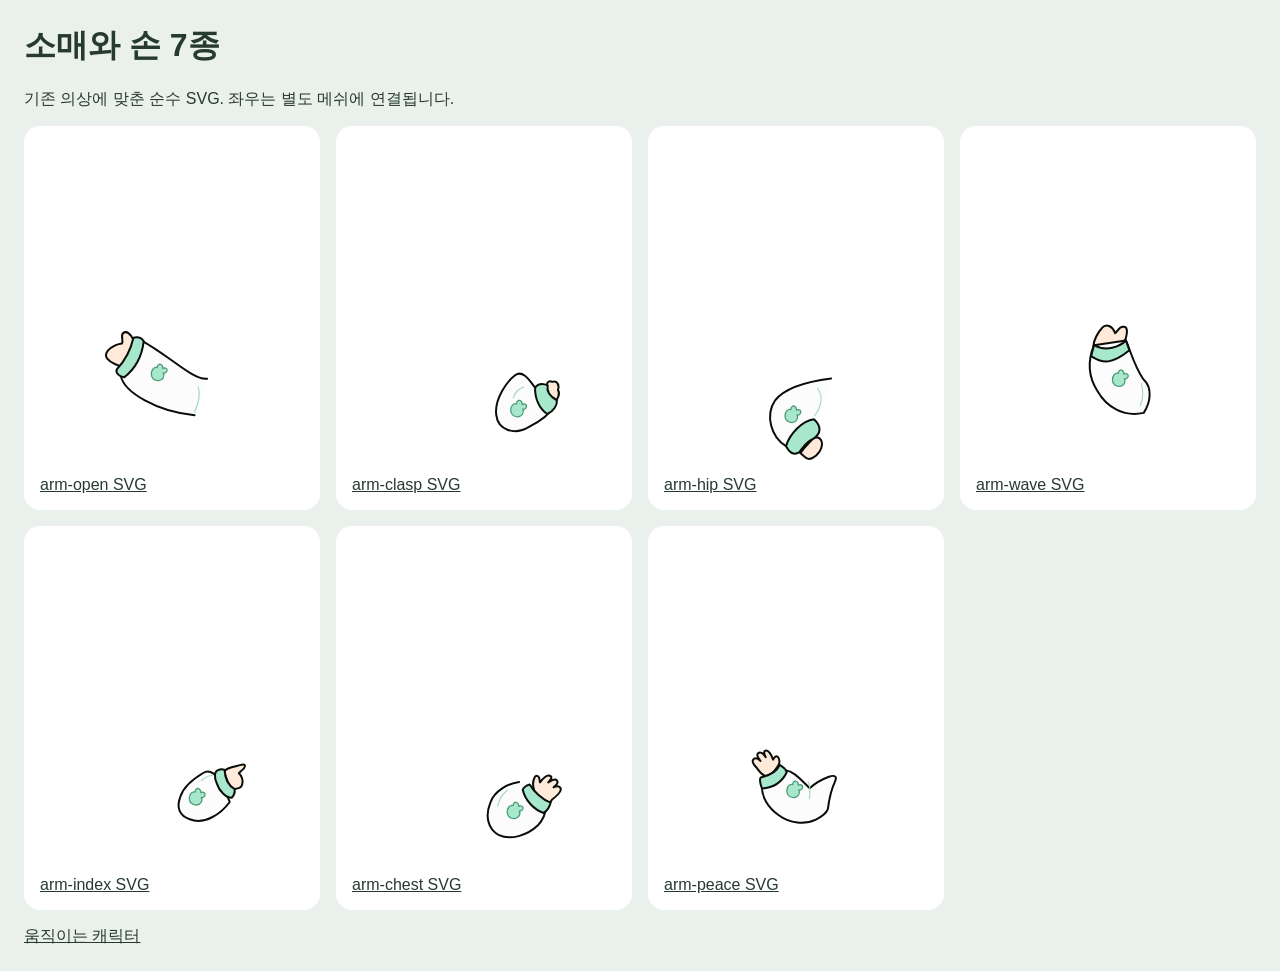
<file: parts/preview.html>
<!doctype html><html lang="ko"><meta charset="utf-8"><meta name="viewport" content="width=device-width,initial-scale=1"><title>소매와 손 7종</title><style>body{font:16px sans-serif;background:#eaf0eb;color:#263a31;margin:24px}main{display:grid;grid-template-columns:repeat(auto-fit,minmax(250px,1fr));gap:16px}figure{margin:0;background:white;padding:16px;border-radius:16px}img{width:100%;height:330px;object-fit:contain}a{color:inherit}</style><h1>소매와 손 7종</h1><p>기존 의상에 맞춘 순수 SVG. 좌우는 별도 메쉬에 연결됩니다.</p><main><figure><img src="arm-open.svg" alt="arm-open"><figcaption><a href="arm-open.svg" download>arm-open SVG</a></figcaption></figure><figure><img src="arm-clasp.svg" alt="arm-clasp"><figcaption><a href="arm-clasp.svg" download>arm-clasp SVG</a></figcaption></figure><figure><img src="arm-hip.svg" alt="arm-hip"><figcaption><a href="arm-hip.svg" download>arm-hip SVG</a></figcaption></figure><figure><img src="arm-wave.svg" alt="arm-wave"><figcaption><a href="arm-wave.svg" download>arm-wave SVG</a></figcaption></figure><figure><img src="arm-index.svg" alt="arm-index"><figcaption><a href="arm-index.svg" download>arm-index SVG</a></figcaption></figure><figure><img src="arm-chest.svg" alt="arm-chest"><figcaption><a href="arm-chest.svg" download>arm-chest SVG</a></figcaption></figure><figure><img src="arm-peace.svg" alt="arm-peace"><figcaption><a href="arm-peace.svg" download>arm-peace SVG</a></figcaption></figure></main><p><a href="../preview.html">움직이는 캐릭터</a></p></html>
</file>
